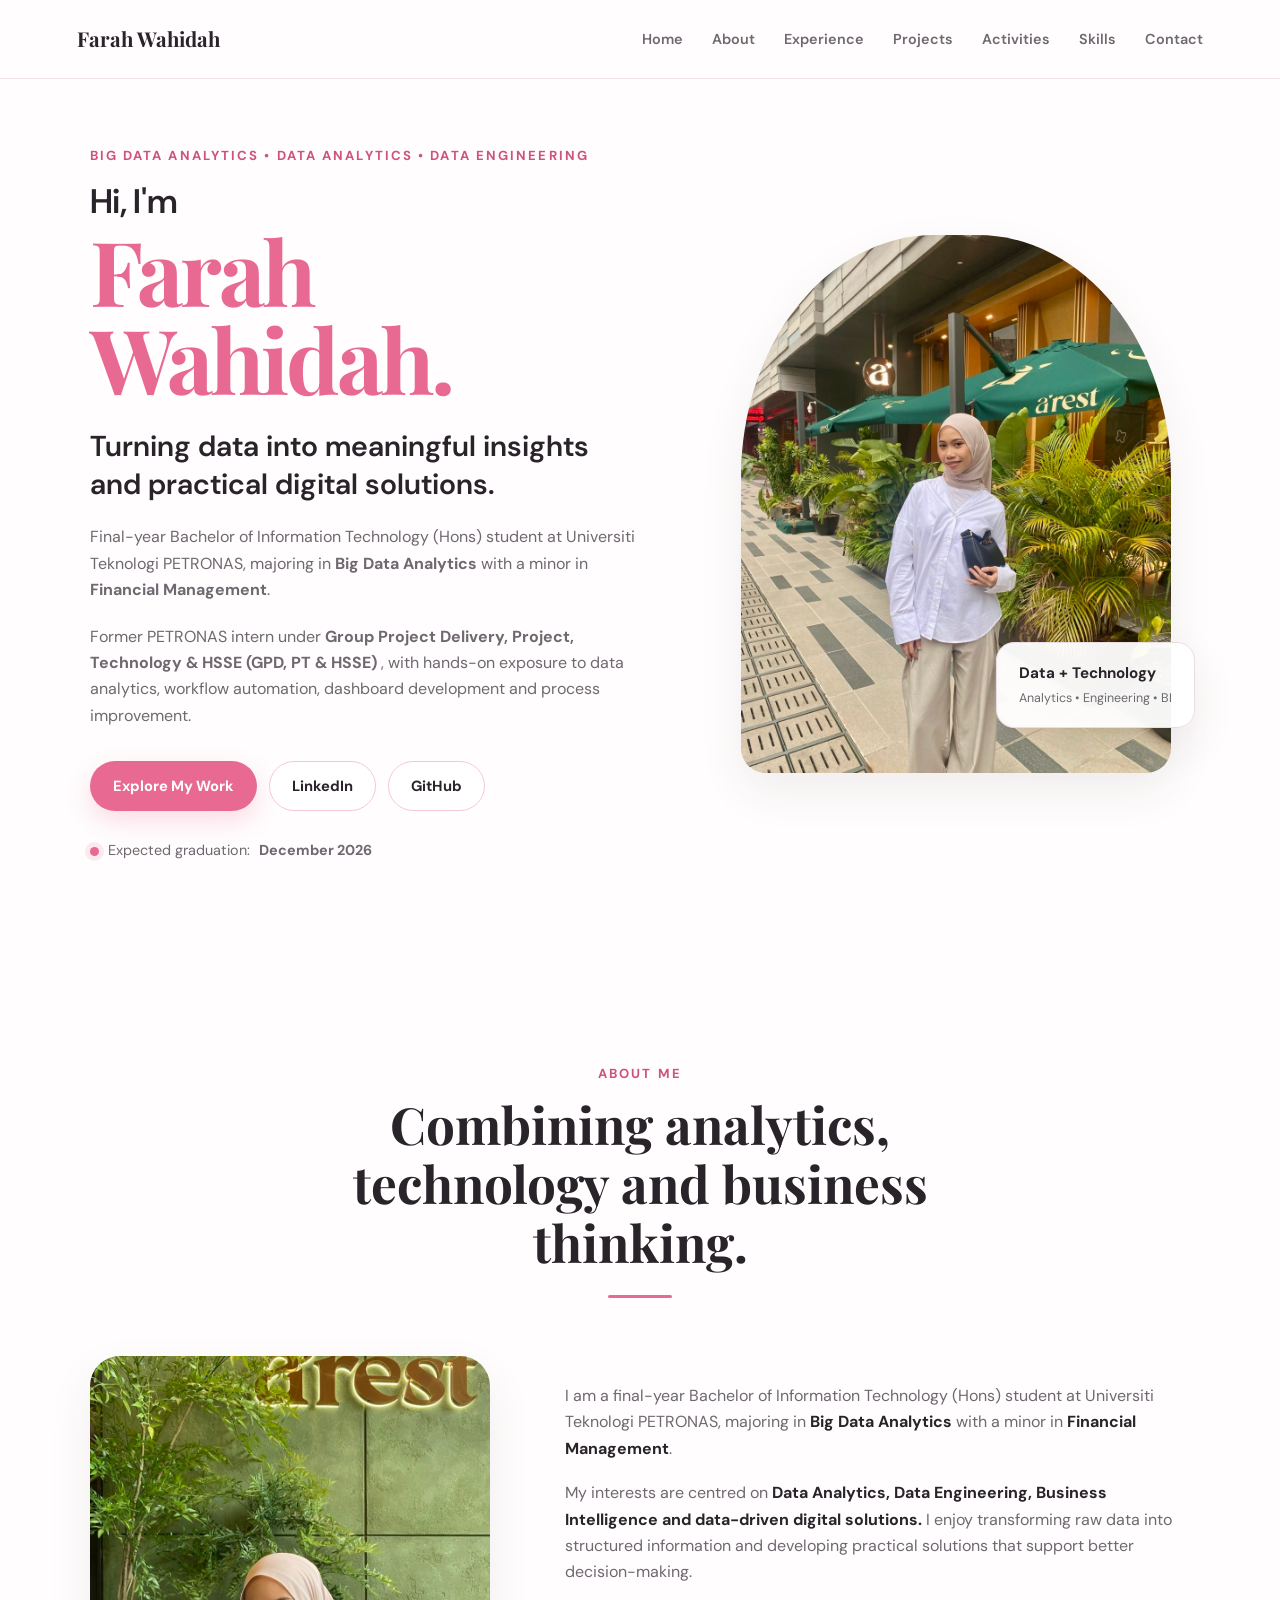
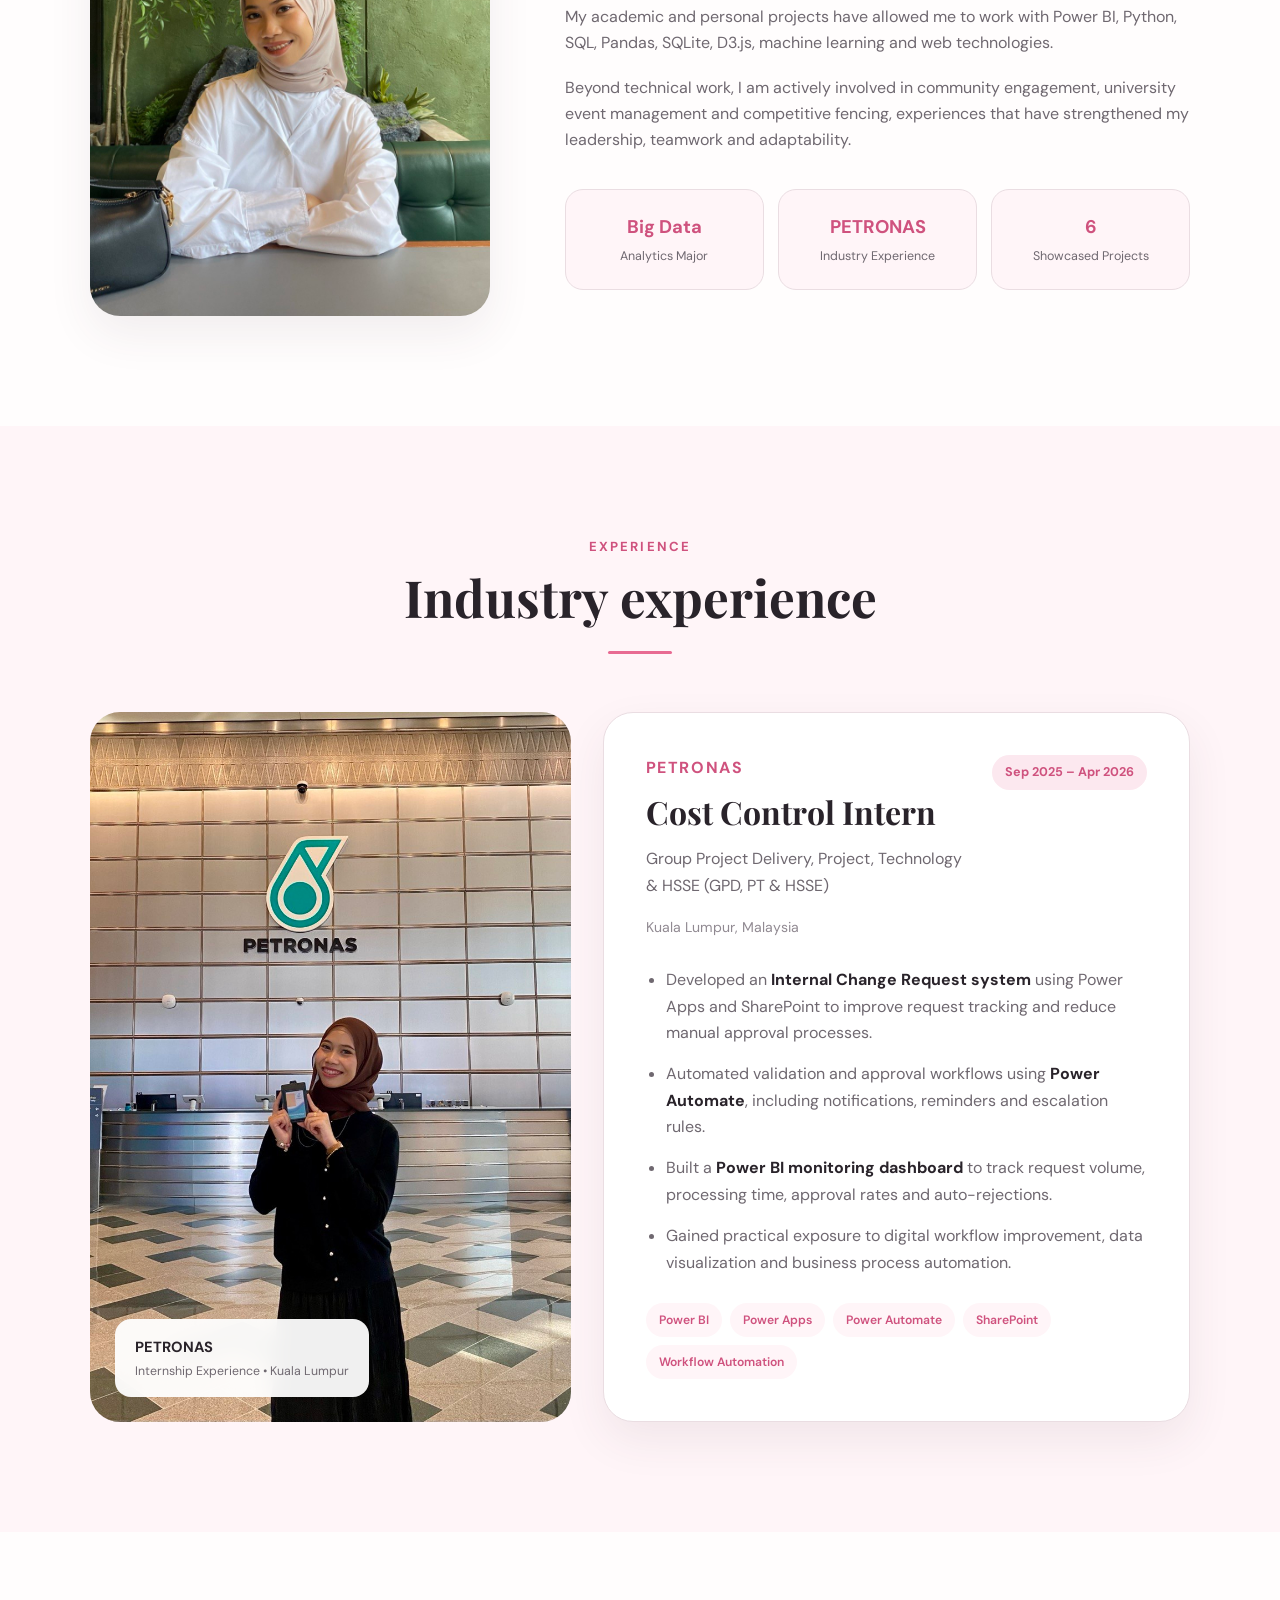
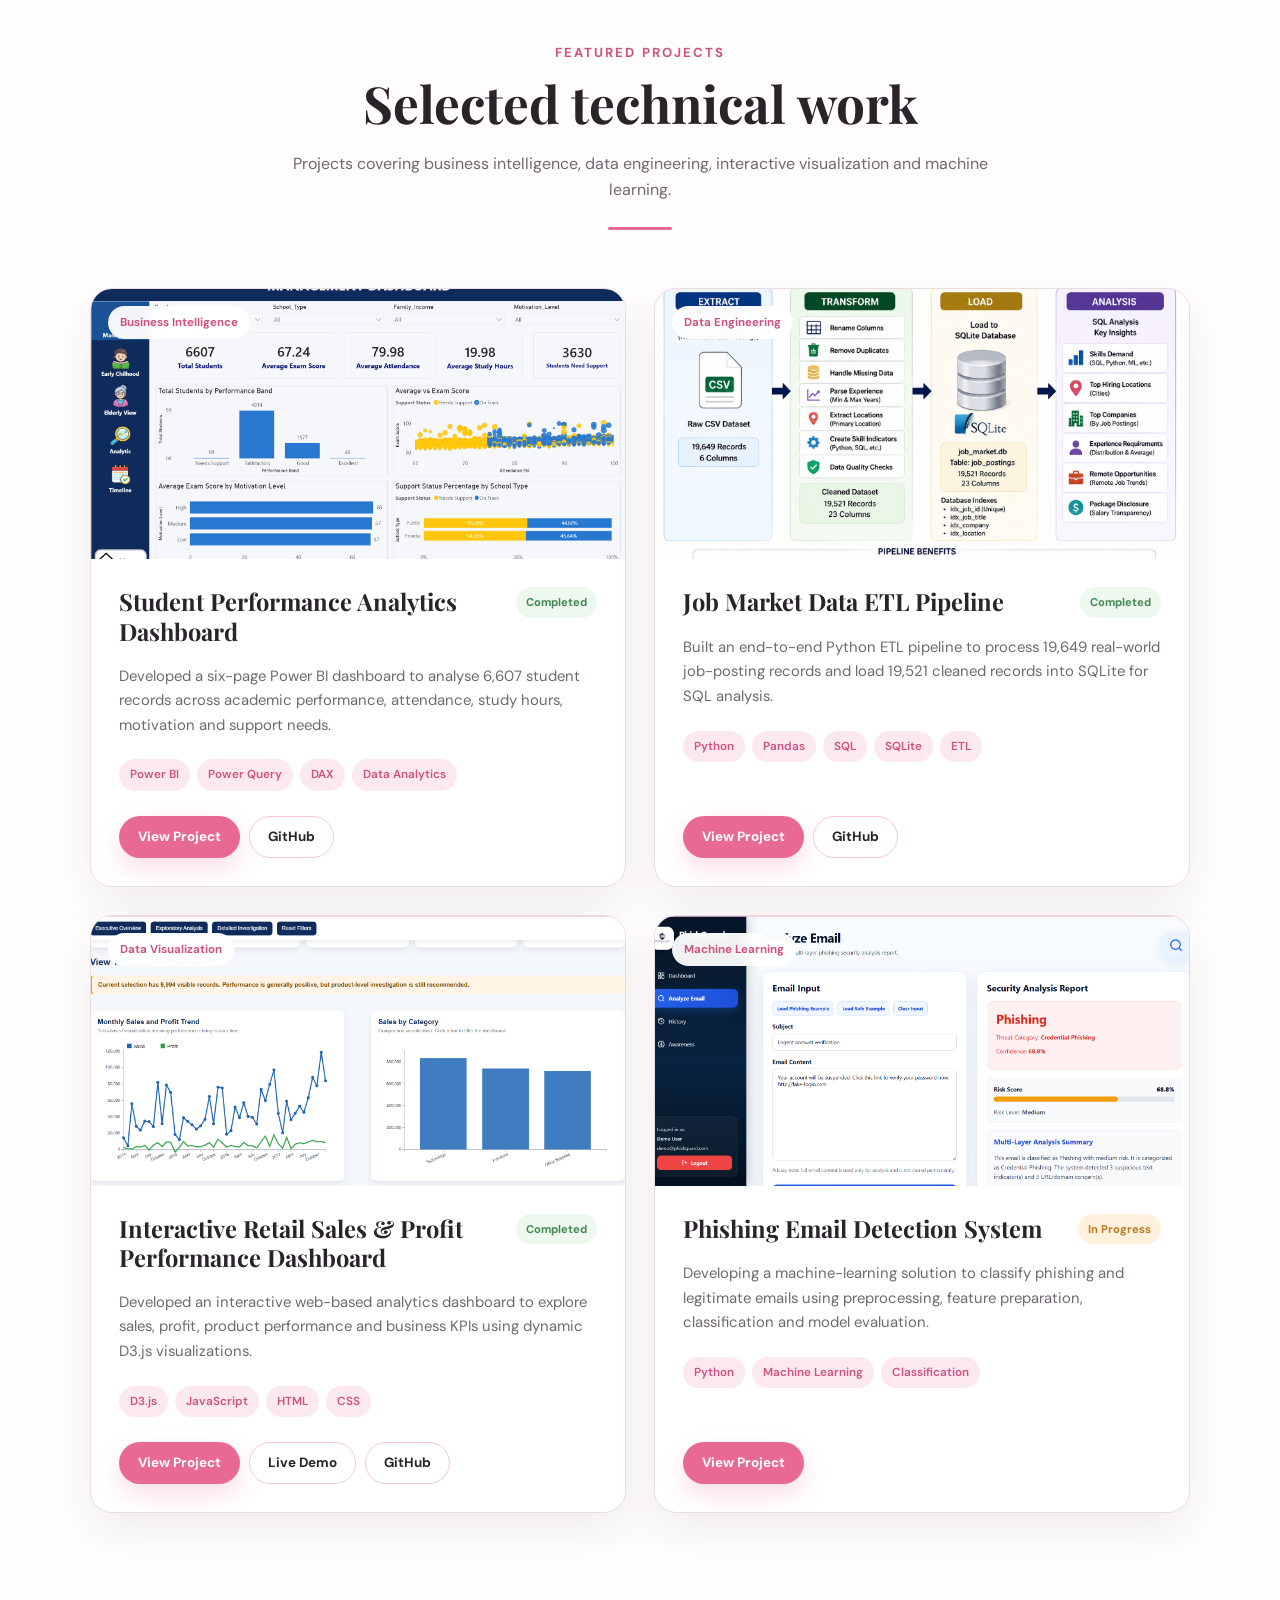
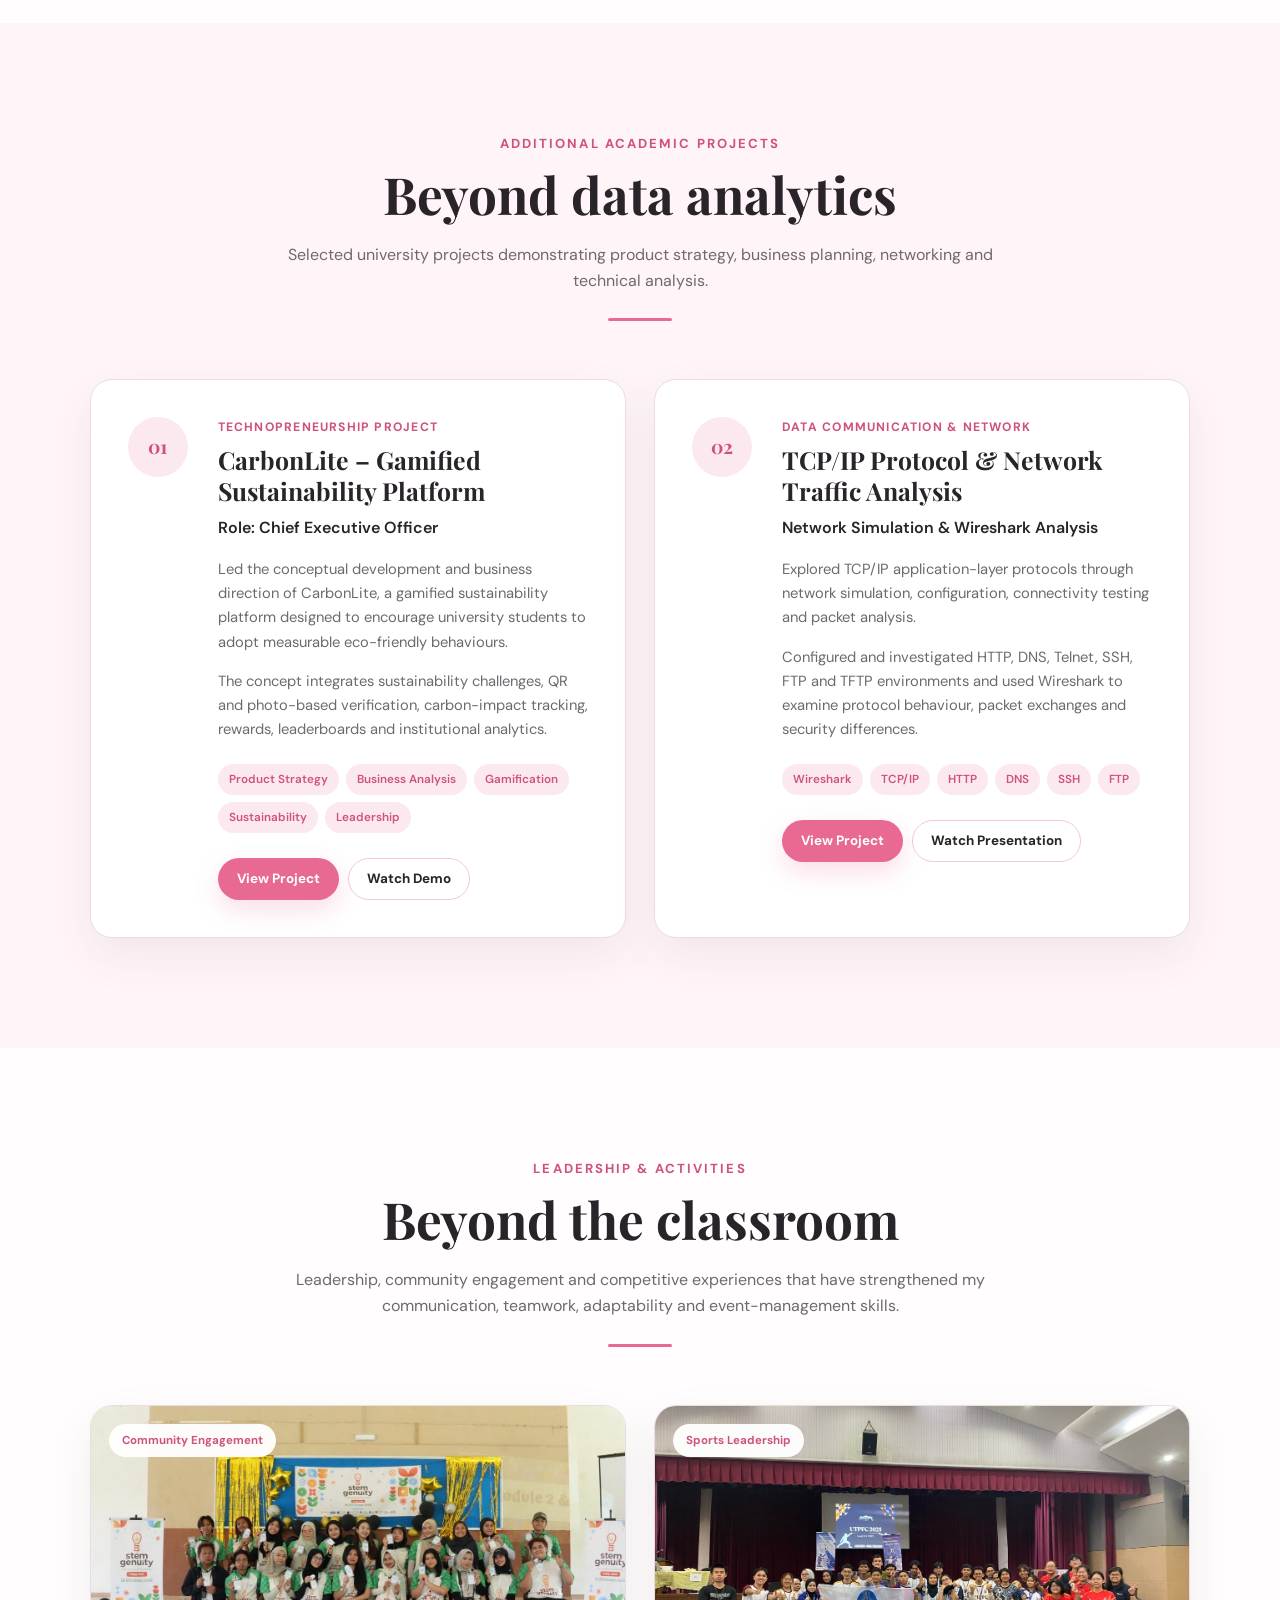
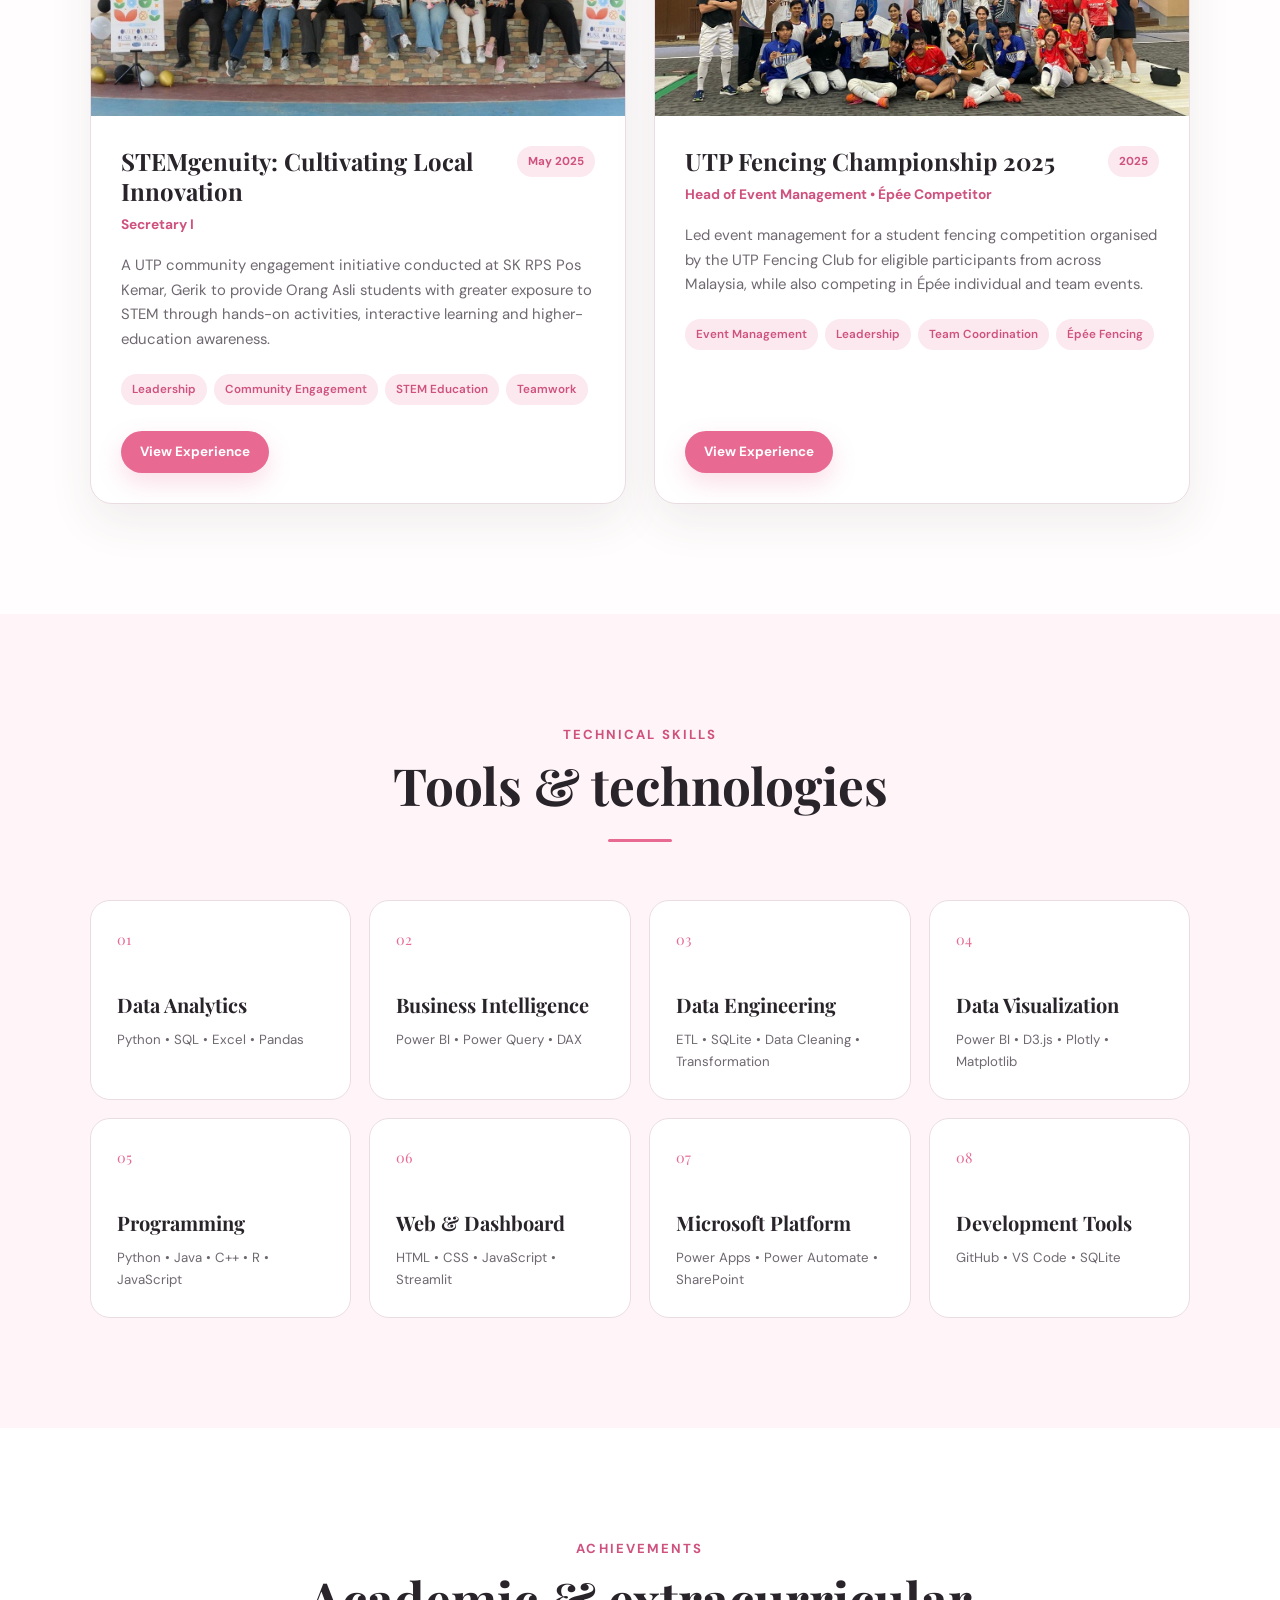
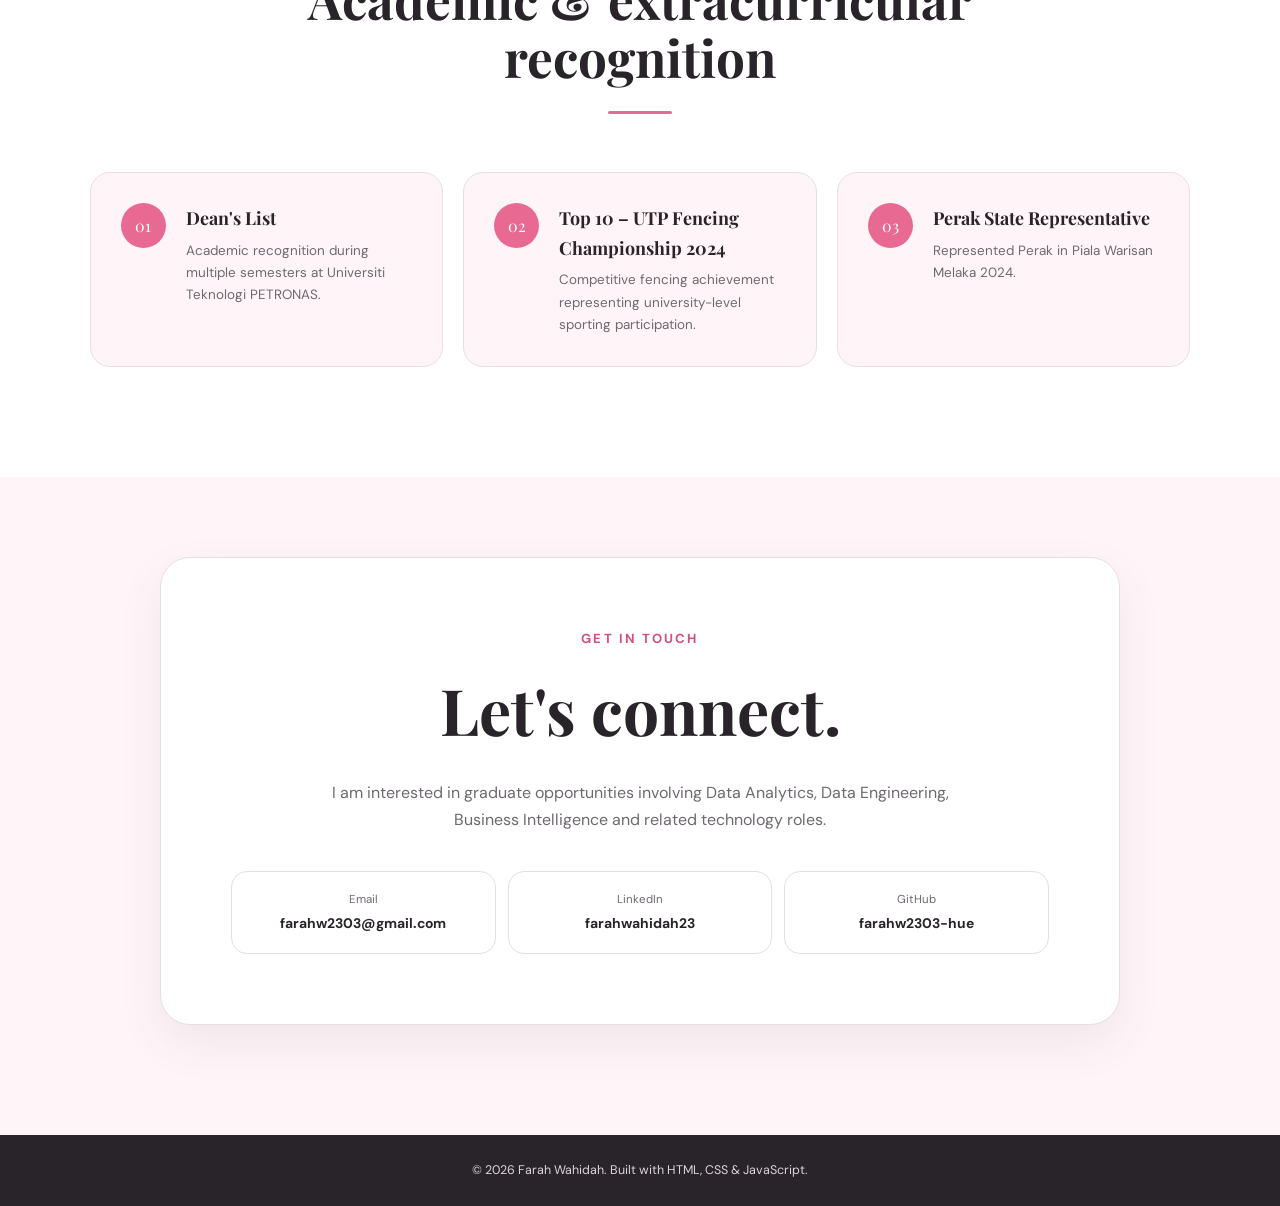
<file: index.html>
<!DOCTYPE html>
<html lang="en">

<head>
    <meta charset="UTF-8">

    <meta
        name="viewport"
        content="width=device-width, initial-scale=1.0"
    >

    <meta
        name="description"
        content="Portfolio of Farah Wahidah, a final-year Information Technology student majoring in Big Data Analytics with experience in data analytics, data engineering, business intelligence and digital solutions."
    >

    <title>
        Farah Wahidah | Data Analytics Portfolio
    </title>

    <link rel="stylesheet" href="style.css?v=20260821">
</head>


<body>


    <!-- =====================================================
         NAVIGATION
    ====================================================== -->

    <header class="site-header">

        <nav class="navbar">

            <a href="#home" class="logo">
                Farah Wahidah
            </a>


            <button
                class="mobile-menu-btn"
                id="mobileMenuBtn"
                aria-label="Open navigation menu"
            >
                <span></span>
                <span></span>
                <span></span>
            </button>


            <ul class="nav-links" id="navLinks">

                <li>
                    <a href="#home">Home</a>
                </li>

                <li>
                    <a href="#about">About</a>
                </li>

                <li>
                    <a href="#experience">Experience</a>
                </li>

                <li>
                    <a href="#projects">Projects</a>
                </li>

                <li>
                    <a href="#activities">Activities</a>
                </li>

                <li>
                    <a href="#skills">Skills</a>
                </li>

                <li>
                    <a href="#contact">Contact</a>
                </li>

            </ul>

        </nav>

    </header>



    <main>


        <!-- =====================================================
             HOME
        ====================================================== -->

        <section class="hero-section" id="home">


            <div class="hero-content reveal">

                <p class="eyebrow">
                    BIG DATA ANALYTICS • DATA ANALYTICS • DATA ENGINEERING
                </p>


                <h1 class="hero-name">

                    <span class="hero-intro">
                        Hi, I'm
                    </span>

                    <span class="hero-name-highlight">
                        Farah Wahidah.
                    </span>

                </h1>


                <h2>
                    Turning data into meaningful insights
                    and practical digital solutions.
                </h2>


                <p class="hero-description">

                    Final-year Bachelor of Information Technology (Hons)
                    student at Universiti Teknologi PETRONAS,
                    majoring in
                    <strong>Big Data Analytics</strong>
                    with a minor in
                    <strong>Financial Management</strong>.

                </p>


                <p class="hero-description">

                    Former PETRONAS intern under
                    <strong>
                        Group Project Delivery,
                        Project, Technology & HSSE
                        (GPD, PT & HSSE)
                    </strong>,
                    with hands-on exposure to data analytics,
                    workflow automation, dashboard development
                    and process improvement.

                </p>


                <div class="hero-buttons">

                    <a
                        href="#projects"
                        class="btn primary-btn"
                    >
                        Explore My Work
                    </a>


                    <a
                        href="https://www.linkedin.com/in/farahwahidah23/"
                        target="_blank"
                        rel="noopener noreferrer"
                        class="btn secondary-btn"
                    >
                        LinkedIn
                    </a>


                    <a
                        href="https://github.com/farahw2303-hue"
                        target="_blank"
                        rel="noopener noreferrer"
                        class="btn secondary-btn"
                    >
                        GitHub
                    </a>

                </div>


                <div class="availability">

                    <span class="availability-dot"></span>

                    Expected graduation:
                    <strong>December 2026</strong>

                </div>

            </div>



            <div class="hero-image reveal">

                <div class="hero-image-frame">

                    <img
                        src="images/home-photo.jpg"
                        alt="Farah Wahidah"
                    >

                </div>


                <div class="hero-floating-card">

                    <strong>
                        Data + Technology
                    </strong>

                    <span>
                        Analytics • Engineering • BI
                    </span>

                </div>

            </div>

        </section>



        <!-- =====================================================
             ABOUT
        ====================================================== -->

        <section
            class="section about-section"
            id="about"
        >


            <div class="section-heading reveal">

                <p class="section-label">
                    ABOUT ME
                </p>

                <h2>
                    Combining analytics,
                    technology and business thinking.
                </h2>

                <div class="heading-line"></div>

            </div>



            <div class="about-layout">


                <div class="about-image reveal">

                    <img
                        src="images/about-photo.jpg"
                        alt="Farah Wahidah"
                    >

                </div>



                <div class="about-content reveal">


                    <p>

                        I am a final-year Bachelor of Information Technology
                        (Hons) student at Universiti Teknologi PETRONAS,
                        majoring in
                        <strong>Big Data Analytics</strong>
                        with a minor in
                        <strong>Financial Management</strong>.

                    </p>


                    <p>

                        My interests are centred on
                        <strong>
                            Data Analytics,
                            Data Engineering,
                            Business Intelligence
                            and data-driven digital solutions.
                        </strong>

                        I enjoy transforming raw data into structured
                        information and developing practical solutions
                        that support better decision-making.

                    </p>


                    <p>

                        My academic and personal projects have allowed me
                        to work with Power BI, Python, SQL, Pandas,
                        SQLite, D3.js, machine learning and
                        web technologies.

                    </p>


                    <p>

                        Beyond technical work, I am actively involved
                        in community engagement, university event
                        management and competitive fencing,
                        experiences that have strengthened my
                        leadership, teamwork and adaptability.

                    </p>



                    <div class="about-highlights">


                        <div>

                            <strong>
                                Big Data
                            </strong>

                            <span>
                                Analytics Major
                            </span>

                        </div>


                        <div>

                            <strong>
                                PETRONAS
                            </strong>

                            <span>
                                Industry Experience
                            </span>

                        </div>


                        <div>

                            <strong>
                                6
                            </strong>

                            <span>
                                Showcased Projects
                            </span>

                        </div>

                    </div>

                </div>

            </div>

        </section>



        <!-- =====================================================
             EXPERIENCE
        ====================================================== -->

        <section
            class="section soft-section"
            id="experience"
        >


            <div class="section-heading reveal">

                <p class="section-label">
                    EXPERIENCE
                </p>

                <h2>
                    Industry experience
                </h2>

                <div class="heading-line"></div>

            </div>



            <div class="experience-layout">


                <div class="experience-photo reveal">

                    <img
                        src="images/petronas-experience.jpg"
                        alt="PETRONAS Internship Experience"
                    >


                    <div class="photo-caption">

                        <strong>
                            PETRONAS
                        </strong>

                        <span>
                            Internship Experience • Kuala Lumpur
                        </span>

                    </div>

                </div>



                <article class="experience-card reveal">


                    <div class="experience-card-top">


                        <div>

                            <p class="experience-company">
                                PETRONAS
                            </p>

                            <h3>
                                Cost Control Intern
                            </h3>

                            <p class="experience-department">

                                Group Project Delivery,
                                Project, Technology & HSSE
                                (GPD, PT & HSSE)

                            </p>

                        </div>


                        <span class="experience-date">
                            Sep 2025 – Apr 2026
                        </span>

                    </div>



                    <p class="experience-location">
                        Kuala Lumpur, Malaysia
                    </p>



                    <ul class="experience-list">


                        <li>

                            Developed an
                            <strong>
                                Internal Change Request system
                            </strong>
                            using Power Apps and SharePoint
                            to improve request tracking
                            and reduce manual approval processes.

                        </li>


                        <li>

                            Automated validation and approval
                            workflows using
                            <strong>Power Automate</strong>,
                            including notifications,
                            reminders and escalation rules.

                        </li>


                        <li>

                            Built a
                            <strong>
                                Power BI monitoring dashboard
                            </strong>
                            to track request volume,
                            processing time,
                            approval rates
                            and auto-rejections.

                        </li>


                        <li>

                            Gained practical exposure to
                            digital workflow improvement,
                            data visualization
                            and business process automation.

                        </li>

                    </ul>



                    <div class="experience-tags">

                        <span>Power BI</span>

                        <span>Power Apps</span>

                        <span>Power Automate</span>

                        <span>SharePoint</span>

                        <span>Workflow Automation</span>

                    </div>

                </article>

            </div>

        </section>



        <!-- =====================================================
             FEATURED PROJECTS
        ====================================================== -->

        <section
            class="section"
            id="projects"
        >


            <div class="section-heading reveal">

                <p class="section-label">
                    FEATURED PROJECTS
                </p>

                <h2>
                    Selected technical work
                </h2>

                <p class="section-description">

                    Projects covering business intelligence,
                    data engineering,
                    interactive visualization
                    and machine learning.

                </p>

                <div class="heading-line"></div>

            </div>



            <div class="projects-grid">


                <!-- =================================================
                     POWER BI
                ================================================== -->

                <article class="project-card reveal">


                    <div class="project-image">

                        <img
                            src="images/projects/powerbi-dashboard.png"
                            alt="Student Performance Analytics Dashboard"
                        >

                        <span class="project-category">
                            Business Intelligence
                        </span>

                    </div>



                    <div class="project-card-content">


                        <div class="project-card-heading">

                            <h3>
                                Student Performance
                                Analytics Dashboard
                            </h3>

                            <span class="status-badge">
                                Completed
                            </span>

                        </div>


                        <p>

                            Developed a six-page Power BI dashboard
                            to analyse 6,607 student records across
                            academic performance, attendance,
                            study hours, motivation
                            and support needs.

                        </p>



                        <div class="project-tech">

                            <span>Power BI</span>
                            <span>Power Query</span>
                            <span>DAX</span>
                            <span>Data Analytics</span>

                        </div>



                        <div class="project-buttons">


                            <a
                                href="projects/powerbi.html"
                                class="btn small-btn primary-btn"
                            >
                                View Project
                            </a>


                            <a
                                href="https://github.com/farahw2303-hue/DV-Power-BI-Dashboard"
                                target="_blank"
                                rel="noopener noreferrer"
                                class="btn small-btn secondary-btn"
                            >
                                GitHub
                            </a>

                        </div>

                    </div>

                </article>



                <!-- =================================================
                     JOB MARKET ETL
                ================================================== -->

                <article class="project-card reveal">


                    <div class="project-image">

                        <img
                            src="images/projects/job-market-etl.png"
                            alt="Job Market Data ETL Pipeline"
                        >

                        <span class="project-category">
                            Data Engineering
                        </span>

                    </div>



                    <div class="project-card-content">


                        <div class="project-card-heading">

                            <h3>
                                Job Market Data
                                ETL Pipeline
                            </h3>

                            <span class="status-badge">
                                Completed
                            </span>

                        </div>


                        <p>

                            Built an end-to-end Python ETL pipeline
                            to process 19,649 real-world
                            job-posting records and load
                            19,521 cleaned records into SQLite
                            for SQL analysis.

                        </p>



                        <div class="project-tech">

                            <span>Python</span>
                            <span>Pandas</span>
                            <span>SQL</span>
                            <span>SQLite</span>
                            <span>ETL</span>

                        </div>



                        <div class="project-buttons">


                            <a
                                href="projects/job-etl.html"
                                class="btn small-btn primary-btn"
                            >
                                View Project
                            </a>


                            <a
                                href="https://github.com/farahw2303-hue/job-market-etl-pipeline"
                                target="_blank"
                                rel="noopener noreferrer"
                                class="btn small-btn secondary-btn"
                            >
                                GitHub
                            </a>

                        </div>

                    </div>

                </article>



                <!-- =================================================
                     RETAIL DASHBOARD
                ================================================== -->

                <article class="project-card reveal">


                    <div class="project-image">

                        <img
                            src="images/projects/retail-dashboard.png"
                            alt="Interactive Retail Sales and Profit Performance Dashboard"
                        >

                        <span class="project-category">
                            Data Visualization
                        </span>

                    </div>



                    <div class="project-card-content">


                        <div class="project-card-heading">

                            <h3>
                                Interactive Retail Sales
                                & Profit Performance Dashboard
                            </h3>

                            <span class="status-badge">
                                Completed
                            </span>

                        </div>


                        <p>

                            Developed an interactive web-based
                            analytics dashboard to explore sales,
                            profit, product performance
                            and business KPIs using
                            dynamic D3.js visualizations.

                        </p>



                        <div class="project-tech">

                            <span>D3.js</span>
                            <span>JavaScript</span>
                            <span>HTML</span>
                            <span>CSS</span>

                        </div>



                        <div class="project-buttons">


                            <a
                                href="projects/retail.html"
                                class="btn small-btn primary-btn"
                            >
                                View Project
                            </a>


                            <a
                                href="https://farahw2303-hue.github.io/Interactive-Retail-Sales-and-Profit-Performance-Dashboard/"
                                target="_blank"
                                rel="noopener noreferrer"
                                class="btn small-btn secondary-btn"
                            >
                                Live Demo
                            </a>


                            <a
                                href="https://github.com/farahw2303-hue/Interactive-Retail-Sales-and-Profit-Performance-Dashboard"
                                target="_blank"
                                rel="noopener noreferrer"
                                class="btn small-btn secondary-btn"
                            >
                                GitHub
                            </a>

                        </div>

                    </div>

                </article>



                <!-- =================================================
                     PHISHING FYP
                ================================================== -->

                <article class="project-card reveal">


                    <div class="project-image">

                        <img
                            src="images/projects/phishing-system.png"
                            alt="Phishing Email Detection System"
                        >

                        <span class="project-category">
                            Machine Learning
                        </span>

                    </div>



                    <div class="project-card-content">


                        <div class="project-card-heading">

                            <h3>
                                Phishing Email
                                Detection System
                            </h3>

                            <span
                                class="status-badge progress-badge"
                            >
                                In Progress
                            </span>

                        </div>


                        <p>

                            Developing a machine-learning solution
                            to classify phishing and legitimate
                            emails using preprocessing,
                            feature preparation,
                            classification
                            and model evaluation.

                        </p>



                        <div class="project-tech">

                            <span>Python</span>
                            <span>Machine Learning</span>
                            <span>Classification</span>

                        </div>



                        <div class="project-buttons">

                            <a
                                href="projects/phishing.html"
                                class="btn small-btn primary-btn"
                            >
                                View Project
                            </a>

                        </div>

                    </div>

                </article>

            </div>

        </section>



        <!-- =====================================================
             ADDITIONAL ACADEMIC PROJECTS
        ====================================================== -->

        <section class="section soft-section">


            <div class="section-heading reveal">

                <p class="section-label">
                    ADDITIONAL ACADEMIC PROJECTS
                </p>

                <h2>
                    Beyond data analytics
                </h2>

                <p class="section-description">

                    Selected university projects demonstrating
                    product strategy, business planning,
                    networking and technical analysis.

                </p>

                <div class="heading-line"></div>

            </div>



            <div class="academic-grid">


                <!-- =================================================
                     CARBONLITE
                ================================================== -->

                <article class="academic-card reveal">


                    <div class="academic-number">
                        01
                    </div>



                    <div class="academic-content">


                        <p class="academic-type">
                            Technopreneurship Project
                        </p>


                        <h3>
                            CarbonLite –
                            Gamified Sustainability Platform
                        </h3>


                        <p class="academic-role">
                            Role: Chief Executive Officer
                        </p>


                        <p>

                            Led the conceptual development
                            and business direction of CarbonLite,
                            a gamified sustainability platform
                            designed to encourage university
                            students to adopt measurable
                            eco-friendly behaviours.

                        </p>


                        <p>

                            The concept integrates sustainability
                            challenges, QR and photo-based
                            verification, carbon-impact tracking,
                            rewards, leaderboards
                            and institutional analytics.

                        </p>



                        <div class="project-tech">

                            <span>Product Strategy</span>

                            <span>Business Analysis</span>

                            <span>Gamification</span>

                            <span>Sustainability</span>

                            <span>Leadership</span>

                        </div>



                        <div class="project-buttons">


                            <a
                                href="projects/carbonlite.html"
                                class="btn small-btn primary-btn"
                            >
                                View Project
                            </a>


                            <a
                                href="https://youtu.be/uiIcXxdDB4A"
                                target="_blank"
                                rel="noopener noreferrer"
                                class="btn small-btn secondary-btn"
                            >
                                Watch Demo
                            </a>

                        </div>

                    </div>

                </article>



                <!-- =================================================
                     TCP/IP
                ================================================== -->

                <article class="academic-card reveal">


                    <div class="academic-number">
                        02
                    </div>



                    <div class="academic-content">


                        <p class="academic-type">
                            Data Communication & Network
                        </p>


                        <h3>
                            TCP/IP Protocol
                            & Network Traffic Analysis
                        </h3>


                        <p class="academic-role">
                            Network Simulation & Wireshark Analysis
                        </p>


                        <p>

                            Explored TCP/IP application-layer
                            protocols through network simulation,
                            configuration, connectivity testing
                            and packet analysis.

                        </p>


                        <p>

                            Configured and investigated HTTP,
                            DNS, Telnet, SSH, FTP and TFTP
                            environments and used Wireshark
                            to examine protocol behaviour,
                            packet exchanges
                            and security differences.

                        </p>



                        <div class="project-tech">

                            <span>Wireshark</span>

                            <span>TCP/IP</span>

                            <span>HTTP</span>

                            <span>DNS</span>

                            <span>SSH</span>

                            <span>FTP</span>

                        </div>



                        <div class="project-buttons">


                            <a
                                href="projects/tcpip.html"
                                class="btn small-btn primary-btn"
                            >
                                View Project
                            </a>


                            <a
                                href="https://youtu.be/rhY1fLgDPtY"
                                target="_blank"
                                rel="noopener noreferrer"
                                class="btn small-btn secondary-btn"
                            >
                                Watch Presentation
                            </a>

                        </div>

                    </div>

                </article>

            </div>

        </section>



        <!-- =====================================================
             LEADERSHIP & ACTIVITIES
        ====================================================== -->

        <section
            class="section"
            id="activities"
        >


            <div class="section-heading reveal">

                <p class="section-label">
                    LEADERSHIP & ACTIVITIES
                </p>

                <h2>
                    Beyond the classroom
                </h2>

                <p class="section-description">

                    Leadership, community engagement
                    and competitive experiences
                    that have strengthened my communication,
                    teamwork, adaptability
                    and event-management skills.

                </p>

                <div class="heading-line"></div>

            </div>



            <div class="activity-preview-grid">


                <!-- =================================================
                     STEMGENUITY
                ================================================== -->

                <article class="activity-preview-card reveal">


                    <div class="activity-preview-image">

                        <img
                            src="images/activities/mpu4.jpg"
                            alt="STEMgenuity Cultivating Local Innovation"
                        >

                        <span class="activity-preview-category">
                            Community Engagement
                        </span>

                    </div>



                    <div class="activity-preview-content">


                        <div class="activity-preview-heading">


                            <div>

                                <h3>
                                    STEMgenuity:
                                    Cultivating Local Innovation
                                </h3>

                                <p class="activity-preview-role">
                                    Secretary I
                                </p>

                            </div>


                            <span class="activity-preview-date">
                                May 2025
                            </span>

                        </div>



                        <p>

                            A UTP community engagement initiative
                            conducted at SK RPS Pos Kemar,
                            Gerik to provide Orang Asli students
                            with greater exposure to STEM
                            through hands-on activities,
                            interactive learning
                            and higher-education awareness.

                        </p>



                        <div class="project-tech">

                            <span>Leadership</span>

                            <span>Community Engagement</span>

                            <span>STEM Education</span>

                            <span>Teamwork</span>

                        </div>



                        <div class="project-buttons">

                            <a
                                href="activities/stemgenuity.html"
                                class="btn small-btn primary-btn"
                            >
                                View Experience
                            </a>

                        </div>

                    </div>

                </article>



                <!-- =================================================
                     FENCING
                ================================================== -->

                <article class="activity-preview-card reveal">


                    <div class="activity-preview-image">

                        <img
                            src="images/activities/utpfc2025.jpg"
                            alt="UTP Fencing Championship 2025"
                        >

                        <span class="activity-preview-category">
                            Sports Leadership
                        </span>

                    </div>



                    <div class="activity-preview-content">


                        <div class="activity-preview-heading">


                            <div>

                                <h3>
                                    UTP Fencing Championship 2025
                                </h3>

                                <p class="activity-preview-role">

                                    Head of Event Management
                                    • Épée Competitor

                                </p>

                            </div>


                            <span class="activity-preview-date">
                                2025
                            </span>

                        </div>



                        <p>

                            Led event management for a student
                            fencing competition organised by
                            the UTP Fencing Club for eligible
                            participants from across Malaysia,
                            while also competing in
                            Épée individual and team events.

                        </p>



                        <div class="project-tech">

                            <span>Event Management</span>

                            <span>Leadership</span>

                            <span>Team Coordination</span>

                            <span>Épée Fencing</span>

                        </div>



                        <div class="project-buttons">

                            <a
                                href="activities/fencing.html"
                                class="btn small-btn primary-btn"
                            >
                                View Experience
                            </a>

                        </div>

                    </div>

                </article>

            </div>

        </section>



        <!-- =====================================================
             SKILLS
        ====================================================== -->

        <section
            class="section soft-section"
            id="skills"
        >


            <div class="section-heading reveal">

                <p class="section-label">
                    TECHNICAL SKILLS
                </p>

                <h2>
                    Tools & technologies
                </h2>

                <div class="heading-line"></div>

            </div>



            <div class="skills-grid">


                <article class="skill-card reveal">

                    <span class="skill-number">
                        01
                    </span>

                    <h3>
                        Data Analytics
                    </h3>

                    <p>
                        Python • SQL • Excel • Pandas
                    </p>

                </article>



                <article class="skill-card reveal">

                    <span class="skill-number">
                        02
                    </span>

                    <h3>
                        Business Intelligence
                    </h3>

                    <p>
                        Power BI • Power Query • DAX
                    </p>

                </article>



                <article class="skill-card reveal">

                    <span class="skill-number">
                        03
                    </span>

                    <h3>
                        Data Engineering
                    </h3>

                    <p>
                        ETL • SQLite • Data Cleaning • Transformation
                    </p>

                </article>



                <article class="skill-card reveal">

                    <span class="skill-number">
                        04
                    </span>

                    <h3>
                        Data Visualization
                    </h3>

                    <p>
                        Power BI • D3.js • Plotly • Matplotlib
                    </p>

                </article>



                <article class="skill-card reveal">

                    <span class="skill-number">
                        05
                    </span>

                    <h3>
                        Programming
                    </h3>

                    <p>
                        Python • Java • C++ • R • JavaScript
                    </p>

                </article>



                <article class="skill-card reveal">

                    <span class="skill-number">
                        06
                    </span>

                    <h3>
                        Web & Dashboard
                    </h3>

                    <p>
                        HTML • CSS • JavaScript • Streamlit
                    </p>

                </article>



                <article class="skill-card reveal">

                    <span class="skill-number">
                        07
                    </span>

                    <h3>
                        Microsoft Platform
                    </h3>

                    <p>
                        Power Apps • Power Automate • SharePoint
                    </p>

                </article>



                <article class="skill-card reveal">

                    <span class="skill-number">
                        08
                    </span>

                    <h3>
                        Development Tools
                    </h3>

                    <p>
                        GitHub • VS Code • SQLite
                    </p>

                </article>

            </div>

        </section>



        <!-- =====================================================
             ACHIEVEMENTS
        ====================================================== -->

        <section class="section achievements-section">


            <div class="section-heading reveal">

                <p class="section-label">
                    ACHIEVEMENTS
                </p>

                <h2>
                    Academic & extracurricular recognition
                </h2>

                <div class="heading-line"></div>

            </div>



            <div class="achievement-grid">


                <article class="achievement-card reveal">

                    <span class="achievement-icon">
                        01
                    </span>


                    <div>

                        <h3>
                            Dean's List
                        </h3>

                        <p>

                            Academic recognition during multiple
                            semesters at Universiti Teknologi PETRONAS.

                        </p>

                    </div>

                </article>



                <article class="achievement-card reveal">

                    <span class="achievement-icon">
                        02
                    </span>


                    <div>

                        <h3>
                            Top 10 –
                            UTP Fencing Championship 2024
                        </h3>

                        <p>

                            Competitive fencing achievement
                            representing university-level
                            sporting participation.

                        </p>

                    </div>

                </article>



                <article class="achievement-card reveal">

                    <span class="achievement-icon">
                        03
                    </span>


                    <div>

                        <h3>
                            Perak State Representative
                        </h3>

                        <p>

                            Represented Perak in
                            Piala Warisan Melaka 2024.

                        </p>

                    </div>

                </article>

            </div>

        </section>



        <!-- =====================================================
             CONTACT
        ====================================================== -->

        <section
            class="contact-section"
            id="contact"
        >


            <div class="contact-card reveal">


                <p class="section-label">
                    GET IN TOUCH
                </p>


                <h2>
                    Let's connect.
                </h2>


                <p>

                    I am interested in graduate opportunities
                    involving Data Analytics,
                    Data Engineering,
                    Business Intelligence
                    and related technology roles.

                </p>



                <div class="contact-links">


                    <a
                        href="mailto:farahw2303@gmail.com"
                        class="contact-link"
                    >

                        <span>
                            Email
                        </span>

                        <strong>
                            farahw2303@gmail.com
                        </strong>

                    </a>



                    <a
                        href="https://www.linkedin.com/in/farahwahidah23/"
                        target="_blank"
                        rel="noopener noreferrer"
                        class="contact-link"
                    >

                        <span>
                            LinkedIn
                        </span>

                        <strong>
                            farahwahidah23
                        </strong>

                    </a>



                    <a
                        href="https://github.com/farahw2303-hue"
                        target="_blank"
                        rel="noopener noreferrer"
                        class="contact-link"
                    >

                        <span>
                            GitHub
                        </span>

                        <strong>
                            farahw2303-hue
                        </strong>

                    </a>

                </div>

            </div>

        </section>


    </main>



    <!-- =====================================================
         FOOTER
    ====================================================== -->

    <footer class="footer">

        <p>
            © 2026 Farah Wahidah.
            Built with HTML, CSS & JavaScript.
        </p>

    </footer>



    <script src="script.js?v=20260821"></script>


</body>

</html>
</file>
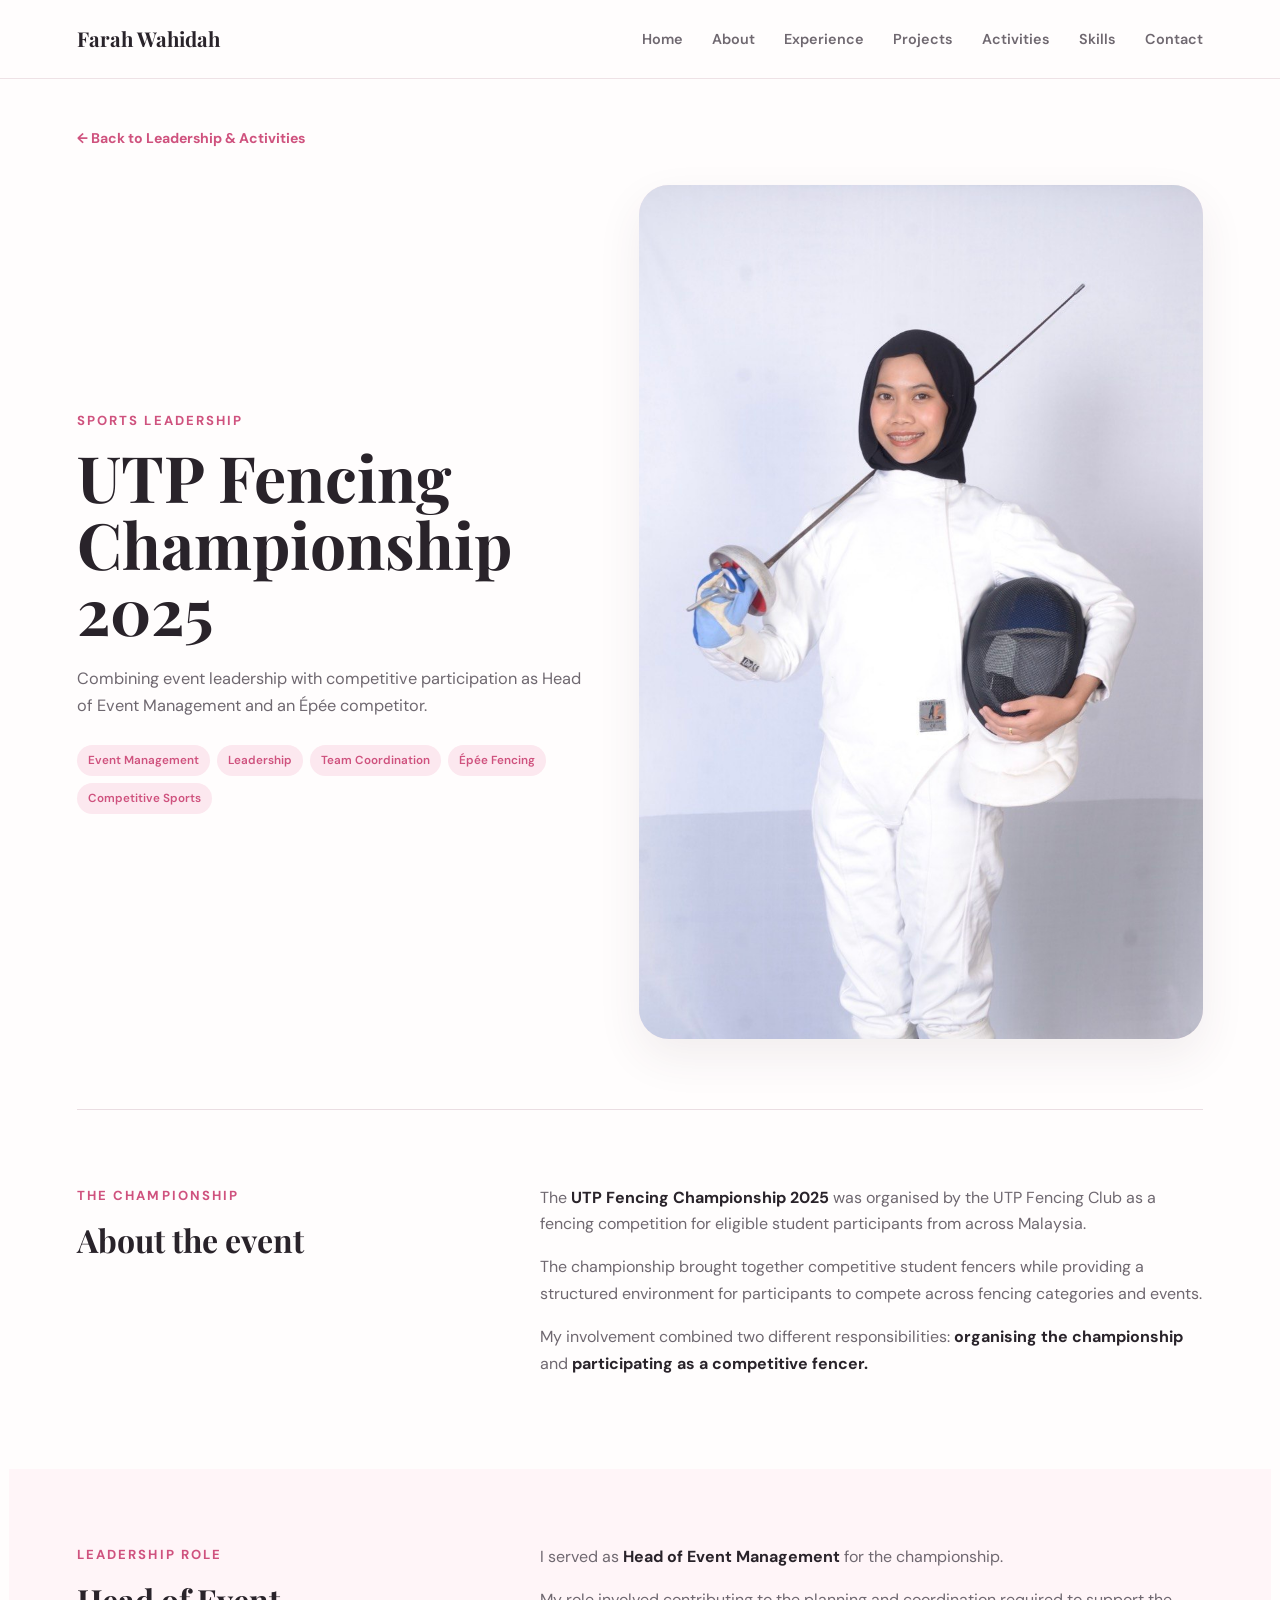
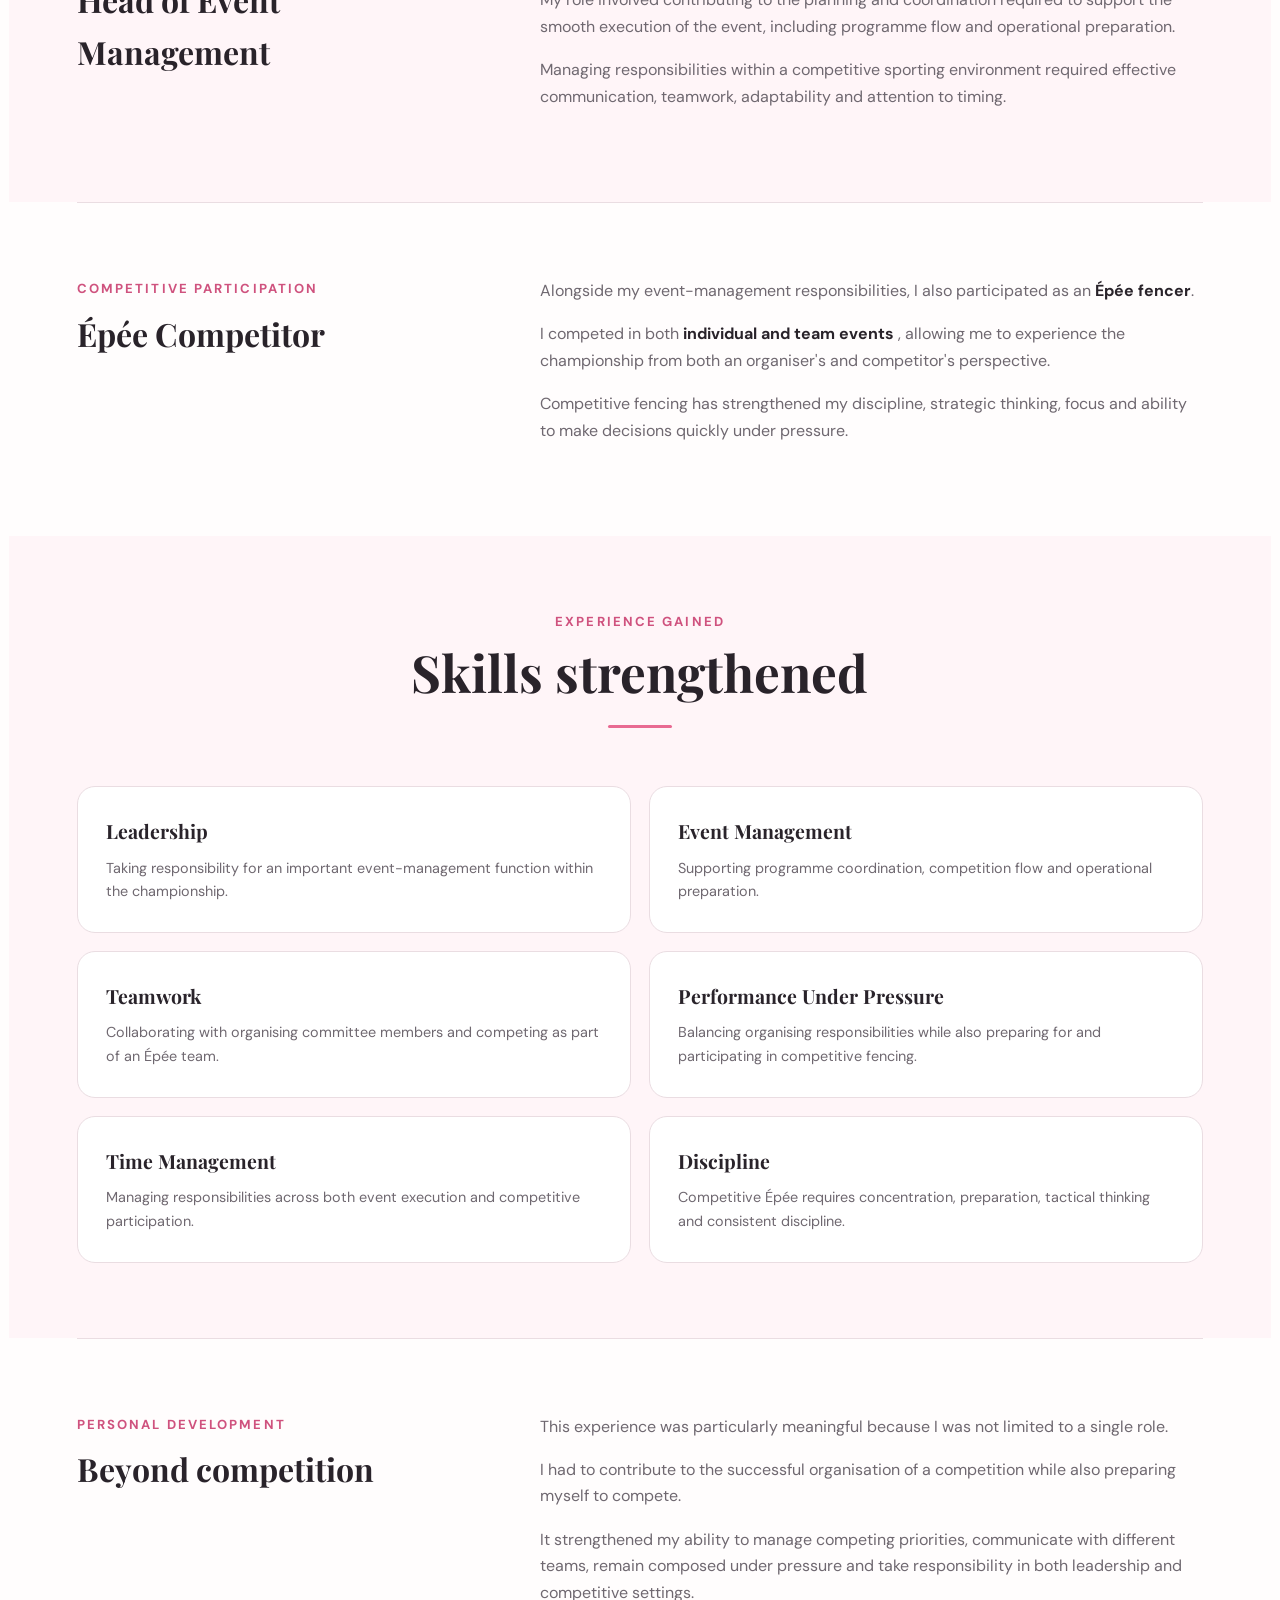
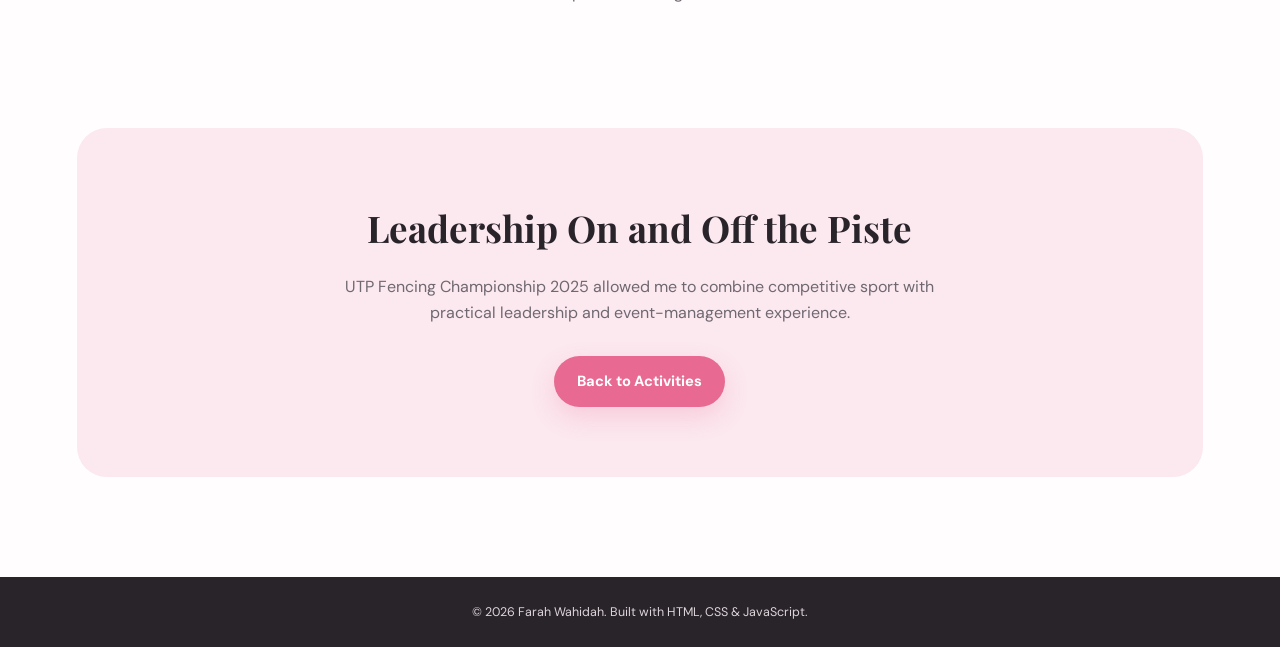
<file: activities/fencing.html>
<!DOCTYPE html>
<html lang="en">

<head>

    <meta charset="UTF-8">

    <meta
        name="viewport"
        content="width=device-width, initial-scale=1.0"
    >

    <title>
        UTP Fencing Championship | Farah Wahidah
    </title>

    <link
        rel="stylesheet"
        href="../style.css"
    >

</head>


<body>


    <!-- =========================
         NAVIGATION
    ========================== -->

    <header class="site-header">

        <nav class="navbar">

            <a
                href="../index.html#home"
                class="logo"
            >
                Farah Wahidah
            </a>


            <ul class="nav-links">

                <li><a href="../index.html#home">Home</a></li>

                <li><a href="../index.html#about">About</a></li>

                <li><a href="../index.html#experience">Experience</a></li>

                <li><a href="../index.html#projects">Projects</a></li>

                <li><a href="../index.html#activities">Activities</a></li>

                <li><a href="../index.html#skills">Skills</a></li>

                <li><a href="../index.html#contact">Contact</a></li>

            </ul>

        </nav>

    </header>



    <main class="project-detail-page">


        <a
            href="../index.html#activities"
            class="back-project"
        >
            ← Back to Leadership & Activities
        </a>



        <!-- =========================
             HERO
        ========================== -->

        <section class="project-detail-hero">


            <div class="project-detail-intro">

                <p class="section-label">
                    SPORTS LEADERSHIP
                </p>


                <h1>
                    UTP Fencing Championship 2025
                </h1>


                <p class="project-detail-description">

                    Combining event leadership with competitive
                    participation as Head of Event Management
                    and an Épée competitor.

                </p>


                <div class="project-tech detail-tech">

                    <span>Event Management</span>

                    <span>Leadership</span>

                    <span>Team Coordination</span>

                    <span>Épée Fencing</span>

                    <span>Competitive Sports</span>

                </div>

            </div>



            <div class="project-detail-main-image">

                <img
                    src="../images/activities/fencing.jpg"
                    alt="Epee fencing competitor"
                >

            </div>

        </section>



        <!-- =========================
             OVERVIEW
        ========================== -->

        <section class="project-detail-section">

            <div class="project-detail-grid">


                <div>

                    <p class="section-label">
                        THE CHAMPIONSHIP
                    </p>

                    <h2>
                        About the event
                    </h2>

                </div>


                <div class="project-detail-text">

                    <p>

                        The
                        <strong>
                            UTP Fencing Championship 2025
                        </strong>
                        was organised by the UTP Fencing Club
                        as a fencing competition for eligible
                        student participants from across Malaysia.

                    </p>


                    <p>

                        The championship brought together
                        competitive student fencers while providing
                        a structured environment for participants
                        to compete across fencing categories
                        and events.

                    </p>


                    <p>

                        My involvement combined two different
                        responsibilities:
                        <strong>
                            organising the championship
                        </strong>
                        and
                        <strong>
                            participating as a competitive fencer.
                        </strong>

                    </p>

                </div>

            </div>

        </section>



        <!-- =========================
             EVENT LEADERSHIP
        ========================== -->

        <section class="project-detail-section soft-project-section">

            <div class="project-detail-grid">


                <div>

                    <p class="section-label">
                        LEADERSHIP ROLE
                    </p>

                    <h2>
                        Head of Event Management
                    </h2>

                </div>


                <div class="project-detail-text">

                    <p>

                        I served as
                        <strong>
                            Head of Event Management
                        </strong>
                        for the championship.

                    </p>


                    <p>

                        My role involved contributing to the
                        planning and coordination required to
                        support the smooth execution of the event,
                        including programme flow and operational
                        preparation.

                    </p>


                    <p>

                        Managing responsibilities within a
                        competitive sporting environment required
                        effective communication, teamwork,
                        adaptability and attention to timing.

                    </p>

                </div>

            </div>

        </section>



        <!-- =========================
             COMPETITOR
        ========================== -->

        <section class="project-detail-section">

            <div class="project-detail-grid">


                <div>

                    <p class="section-label">
                        COMPETITIVE PARTICIPATION
                    </p>

                    <h2>
                        Épée Competitor
                    </h2>

                </div>


                <div class="project-detail-text">

                    <p>

                        Alongside my event-management
                        responsibilities, I also participated
                        as an
                        <strong>Épée fencer</strong>.

                    </p>


                    <p>

                        I competed in both
                        <strong>
                            individual and team events
                        </strong>,
                        allowing me to experience the championship
                        from both an organiser's and competitor's
                        perspective.

                    </p>


                    <p>

                        Competitive fencing has strengthened my
                        discipline, strategic thinking, focus
                        and ability to make decisions quickly
                        under pressure.

                    </p>

                </div>

            </div>

        </section>



        <!-- =========================
             SKILLS
        ========================== -->

        <section class="project-detail-section soft-project-section">

            <div class="section-heading">

                <p class="section-label">
                    EXPERIENCE GAINED
                </p>

                <h2>
                    Skills strengthened
                </h2>

                <div class="heading-line"></div>

            </div>


            <div class="project-feature-grid">


                <div class="project-feature-card">

                    <h3>
                        Leadership
                    </h3>

                    <p>

                        Taking responsibility for an important
                        event-management function within the
                        championship.

                    </p>

                </div>


                <div class="project-feature-card">

                    <h3>
                        Event Management
                    </h3>

                    <p>

                        Supporting programme coordination,
                        competition flow and operational
                        preparation.

                    </p>

                </div>


                <div class="project-feature-card">

                    <h3>
                        Teamwork
                    </h3>

                    <p>

                        Collaborating with organising committee
                        members and competing as part of an
                        Épée team.

                    </p>

                </div>


                <div class="project-feature-card">

                    <h3>
                        Performance Under Pressure
                    </h3>

                    <p>

                        Balancing organising responsibilities
                        while also preparing for and participating
                        in competitive fencing.

                    </p>

                </div>


                <div class="project-feature-card">

                    <h3>
                        Time Management
                    </h3>

                    <p>

                        Managing responsibilities across both
                        event execution and competitive
                        participation.

                    </p>

                </div>


                <div class="project-feature-card">

                    <h3>
                        Discipline
                    </h3>

                    <p>

                        Competitive Épée requires concentration,
                        preparation, tactical thinking and
                        consistent discipline.

                    </p>

                </div>

            </div>

        </section>



        <!-- =========================
             REFLECTION
        ========================== -->

        <section class="project-detail-section">

            <div class="project-detail-grid">


                <div>

                    <p class="section-label">
                        PERSONAL DEVELOPMENT
                    </p>

                    <h2>
                        Beyond competition
                    </h2>

                </div>


                <div class="project-detail-text">

                    <p>

                        This experience was particularly meaningful
                        because I was not limited to a single role.

                    </p>


                    <p>

                        I had to contribute to the successful
                        organisation of a competition while also
                        preparing myself to compete.

                    </p>


                    <p>

                        It strengthened my ability to manage
                        competing priorities, communicate with
                        different teams, remain composed under
                        pressure and take responsibility in
                        both leadership and competitive settings.

                    </p>

                </div>

            </div>

        </section>



        <!-- CTA -->
        <section class="project-detail-cta">

            <h2>
                Leadership On and Off the Piste
            </h2>

            <p>

                UTP Fencing Championship 2025 allowed me to
                combine competitive sport with practical
                leadership and event-management experience.

            </p>


            <div class="project-detail-buttons">

                <a
                    href="../index.html#activities"
                    class="btn primary-btn"
                >
                    Back to Activities
                </a>

            </div>

        </section>


    </main>



    <footer class="footer">

        <p>

            © 2026 Farah Wahidah.
            Built with HTML, CSS & JavaScript.

        </p>

    </footer>


</body>

</html>
</file>
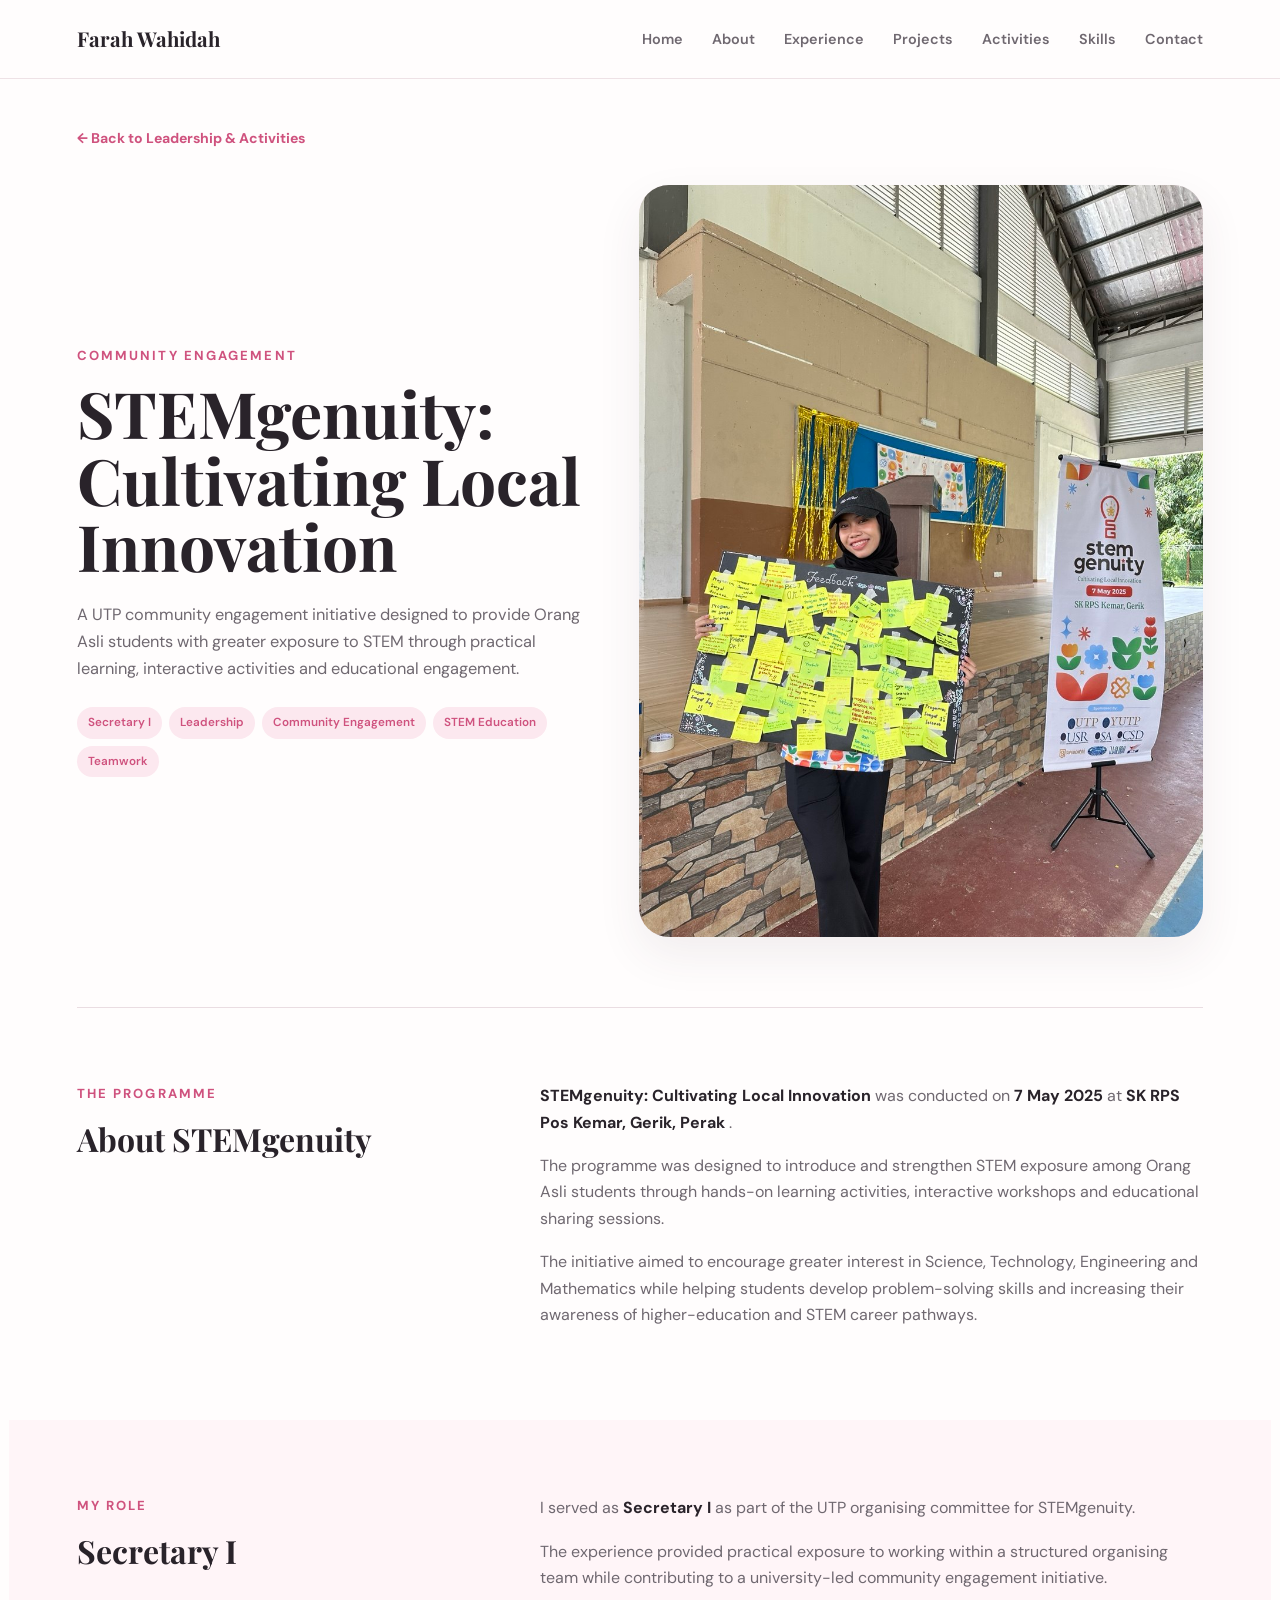
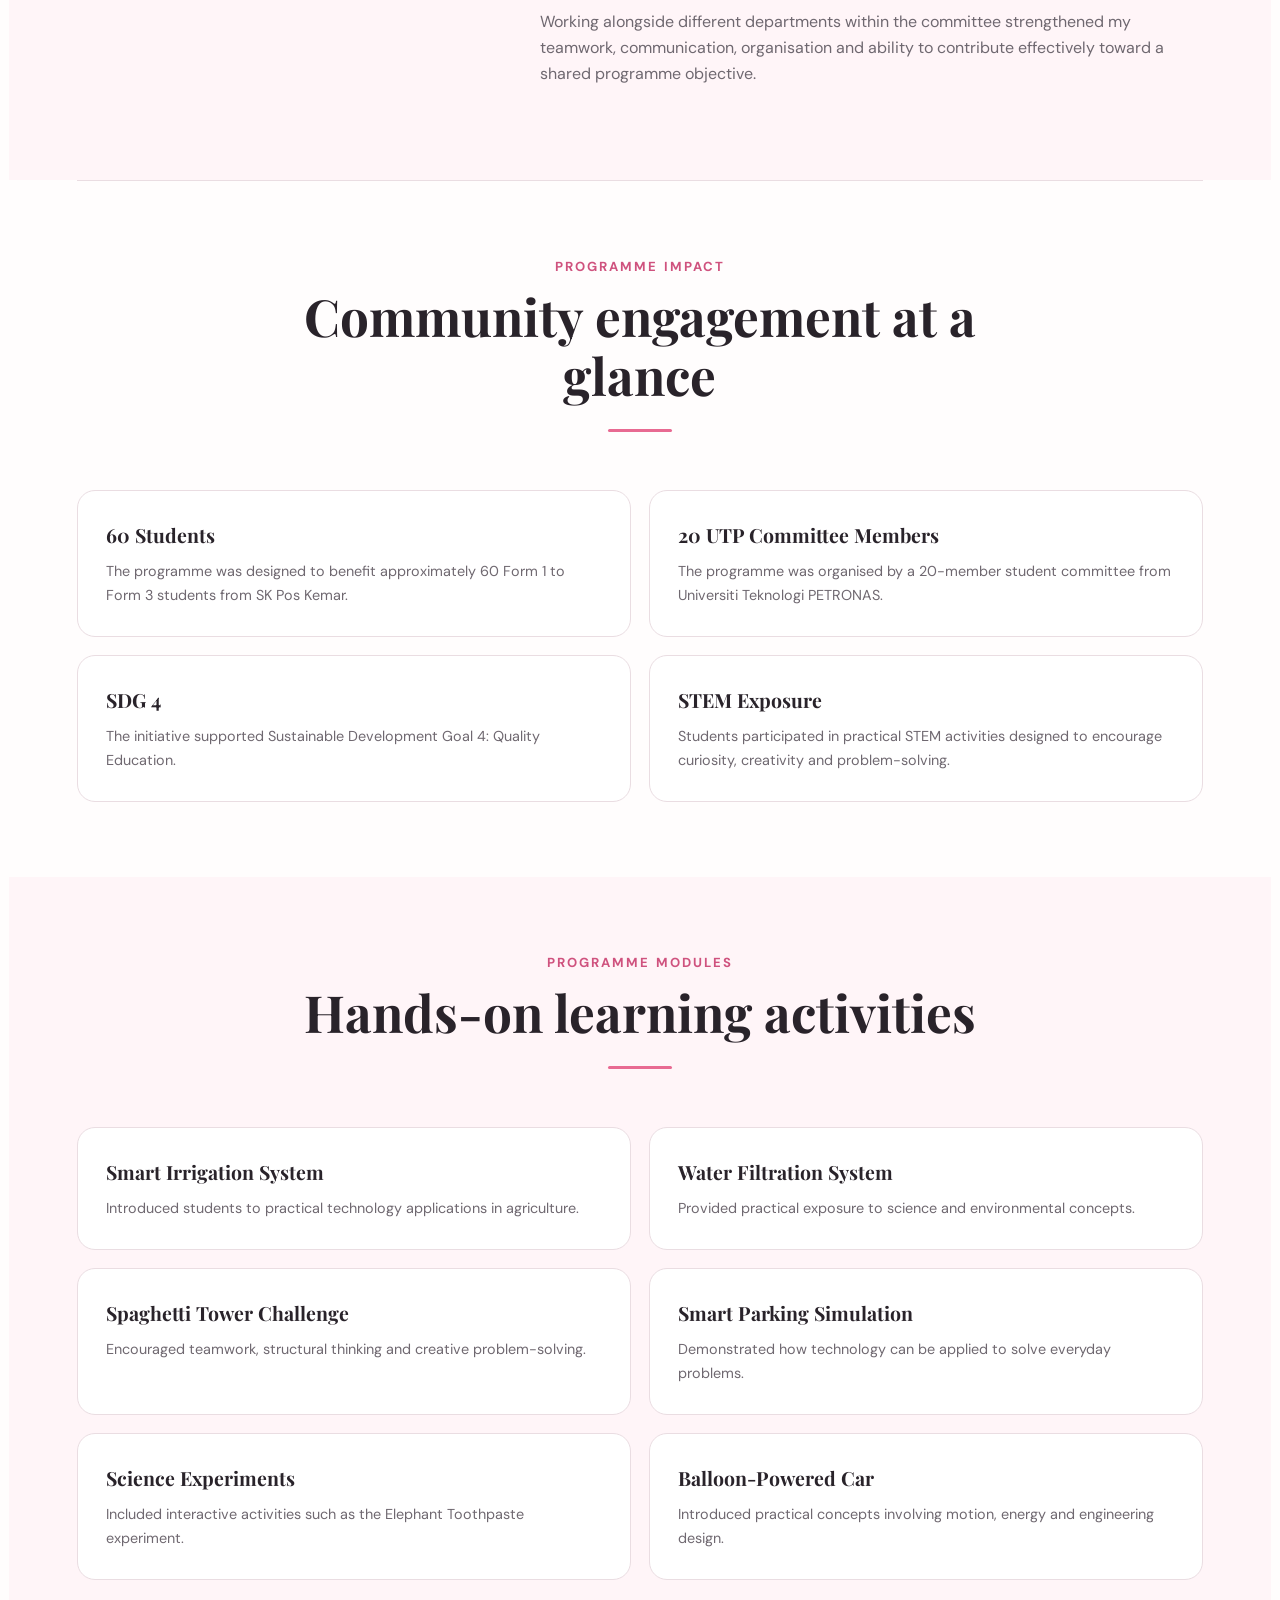
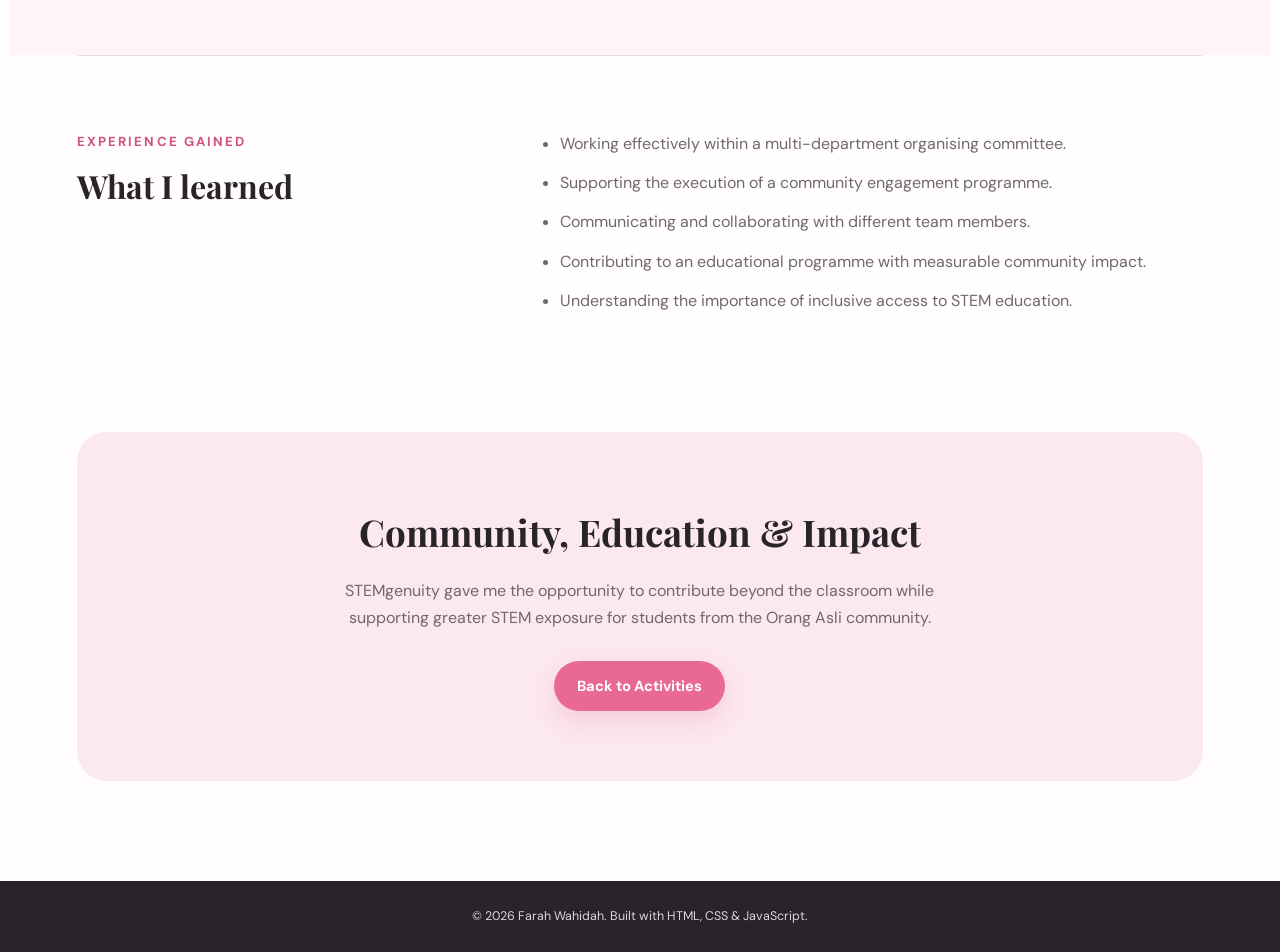
<file: activities/stemgenuity.html>
<!DOCTYPE html>
<html lang="en">

<head>

    <meta charset="UTF-8">

    <meta
        name="viewport"
        content="width=device-width, initial-scale=1.0"
    >

    <title>
        STEMgenuity | Farah Wahidah
    </title>

    <link
        rel="stylesheet"
        href="../style.css"
    >

</head>


<body>


    <!-- =========================
         NAVIGATION
    ========================== -->

    <header class="site-header">

        <nav class="navbar">

            <a
                href="../index.html#home"
                class="logo"
            >
                Farah Wahidah
            </a>


            <ul class="nav-links">

                <li>
                    <a href="../index.html#home">
                        Home
                    </a>
                </li>

                <li>
                    <a href="../index.html#about">
                        About
                    </a>
                </li>

                <li>
                    <a href="../index.html#experience">
                        Experience
                    </a>
                </li>

                <li>
                    <a href="../index.html#projects">
                        Projects
                    </a>
                </li>

                <li>
                    <a href="../index.html#activities">
                        Activities
                    </a>
                </li>

                <li>
                    <a href="../index.html#skills">
                        Skills
                    </a>
                </li>

                <li>
                    <a href="../index.html#contact">
                        Contact
                    </a>
                </li>

            </ul>

        </nav>

    </header>



    <main class="project-detail-page">


        <!-- BACK -->
        <a
            href="../index.html#activities"
            class="back-project"
        >
            ← Back to Leadership & Activities
        </a>



        <!-- =========================
             HERO
        ========================== -->

        <section class="project-detail-hero">


            <div class="project-detail-intro">

                <p class="section-label">
                    COMMUNITY ENGAGEMENT
                </p>


                <h1>
                    STEMgenuity:
                    Cultivating Local Innovation
                </h1>


                <p class="project-detail-description">

                    A UTP community engagement initiative
                    designed to provide Orang Asli students
                    with greater exposure to STEM through
                    practical learning, interactive activities
                    and educational engagement.

                </p>


                <div class="project-tech detail-tech">

                    <span>Secretary I</span>

                    <span>Leadership</span>

                    <span>Community Engagement</span>

                    <span>STEM Education</span>

                    <span>Teamwork</span>

                </div>

            </div>



            <div class="project-detail-main-image">

                <img
                    src="../images/activities/farah-mpu4.jpg"
                    alt="STEMgenuity community engagement experience"
                >

            </div>

        </section>



        <!-- =========================
             ABOUT
        ========================== -->

        <section class="project-detail-section">

            <div class="project-detail-grid">


                <div>

                    <p class="section-label">
                        THE PROGRAMME
                    </p>

                    <h2>
                        About STEMgenuity
                    </h2>

                </div>


                <div class="project-detail-text">

                    <p>

                        <strong>
                            STEMgenuity: Cultivating Local Innovation
                        </strong>

                        was conducted on
                        <strong>7 May 2025</strong>
                        at
                        <strong>
                            SK RPS Pos Kemar, Gerik, Perak
                        </strong>.

                    </p>


                    <p>

                        The programme was designed to introduce
                        and strengthen STEM exposure among
                        Orang Asli students through hands-on
                        learning activities, interactive workshops
                        and educational sharing sessions.

                    </p>


                    <p>

                        The initiative aimed to encourage greater
                        interest in Science, Technology,
                        Engineering and Mathematics while helping
                        students develop problem-solving skills
                        and increasing their awareness of
                        higher-education and STEM career pathways.

                    </p>

                </div>

            </div>

        </section>



        <!-- =========================
             ROLE
        ========================== -->

        <section class="project-detail-section soft-project-section">

            <div class="project-detail-grid">


                <div>

                    <p class="section-label">
                        MY ROLE
                    </p>

                    <h2>
                        Secretary I
                    </h2>

                </div>


                <div class="project-detail-text">

                    <p>

                        I served as
                        <strong>Secretary I</strong>
                        as part of the UTP organising committee
                        for STEMgenuity.

                    </p>


                    <p>

                        The experience provided practical exposure
                        to working within a structured organising
                        team while contributing to a university-led
                        community engagement initiative.

                    </p>


                    <p>

                        Working alongside different departments
                        within the committee strengthened my
                        teamwork, communication, organisation
                        and ability to contribute effectively
                        toward a shared programme objective.

                    </p>

                </div>

            </div>

        </section>



        <!-- =========================
             IMPACT
        ========================== -->

        <section class="project-detail-section">

            <div class="section-heading">

                <p class="section-label">
                    PROGRAMME IMPACT
                </p>

                <h2>
                    Community engagement at a glance
                </h2>

                <div class="heading-line"></div>

            </div>


            <div class="project-feature-grid">


                <div class="project-feature-card">

                    <h3>
                        60 Students
                    </h3>

                    <p>

                        The programme was designed to benefit
                        approximately 60 Form 1 to Form 3
                        students from SK Pos Kemar.

                    </p>

                </div>


                <div class="project-feature-card">

                    <h3>
                        20 UTP Committee Members
                    </h3>

                    <p>

                        The programme was organised by a
                        20-member student committee from
                        Universiti Teknologi PETRONAS.

                    </p>

                </div>


                <div class="project-feature-card">

                    <h3>
                        SDG 4
                    </h3>

                    <p>

                        The initiative supported
                        Sustainable Development Goal 4:
                        Quality Education.

                    </p>

                </div>


                <div class="project-feature-card">

                    <h3>
                        STEM Exposure
                    </h3>

                    <p>

                        Students participated in practical
                        STEM activities designed to encourage
                        curiosity, creativity and
                        problem-solving.

                    </p>

                </div>

            </div>

        </section>



        <!-- =========================
             ACTIVITIES
        ========================== -->

        <section class="project-detail-section soft-project-section">

            <div class="section-heading">

                <p class="section-label">
                    PROGRAMME MODULES
                </p>

                <h2>
                    Hands-on learning activities
                </h2>

                <div class="heading-line"></div>

            </div>


            <div class="project-feature-grid">


                <div class="project-feature-card">

                    <h3>
                        Smart Irrigation System
                    </h3>

                    <p>
                        Introduced students to practical
                        technology applications in agriculture.
                    </p>

                </div>


                <div class="project-feature-card">

                    <h3>
                        Water Filtration System
                    </h3>

                    <p>
                        Provided practical exposure to
                        science and environmental concepts.
                    </p>

                </div>


                <div class="project-feature-card">

                    <h3>
                        Spaghetti Tower Challenge
                    </h3>

                    <p>
                        Encouraged teamwork, structural thinking
                        and creative problem-solving.
                    </p>

                </div>


                <div class="project-feature-card">

                    <h3>
                        Smart Parking Simulation
                    </h3>

                    <p>
                        Demonstrated how technology can be
                        applied to solve everyday problems.
                    </p>

                </div>


                <div class="project-feature-card">

                    <h3>
                        Science Experiments
                    </h3>

                    <p>
                        Included interactive activities such as
                        the Elephant Toothpaste experiment.
                    </p>

                </div>


                <div class="project-feature-card">

                    <h3>
                        Balloon-Powered Car
                    </h3>

                    <p>
                        Introduced practical concepts involving
                        motion, energy and engineering design.
                    </p>

                </div>

            </div>

        </section>



        <!-- =========================
             WHAT I GAINED
        ========================== -->

        <section class="project-detail-section">

            <div class="project-detail-grid">


                <div>

                    <p class="section-label">
                        EXPERIENCE GAINED
                    </p>

                    <h2>
                        What I learned
                    </h2>

                </div>


                <div class="project-detail-text">

                    <ul class="project-learning-list">

                        <li>
                            Working effectively within a
                            multi-department organising committee.
                        </li>

                        <li>
                            Supporting the execution of a
                            community engagement programme.
                        </li>

                        <li>
                            Communicating and collaborating
                            with different team members.
                        </li>

                        <li>
                            Contributing to an educational
                            programme with measurable
                            community impact.
                        </li>

                        <li>
                            Understanding the importance of
                            inclusive access to STEM education.
                        </li>

                    </ul>

                </div>

            </div>

        </section>



        <!-- CTA -->
        <section class="project-detail-cta">

            <h2>
                Community, Education & Impact
            </h2>

            <p>

                STEMgenuity gave me the opportunity to contribute
                beyond the classroom while supporting greater
                STEM exposure for students from the Orang Asli
                community.

            </p>


            <div class="project-detail-buttons">

                <a
                    href="../index.html#activities"
                    class="btn primary-btn"
                >
                    Back to Activities
                </a>

            </div>

        </section>


    </main>



    <footer class="footer">

        <p>
            © 2026 Farah Wahidah.
            Built with HTML, CSS & JavaScript.
        </p>

    </footer>


</body>

</html>
</file>
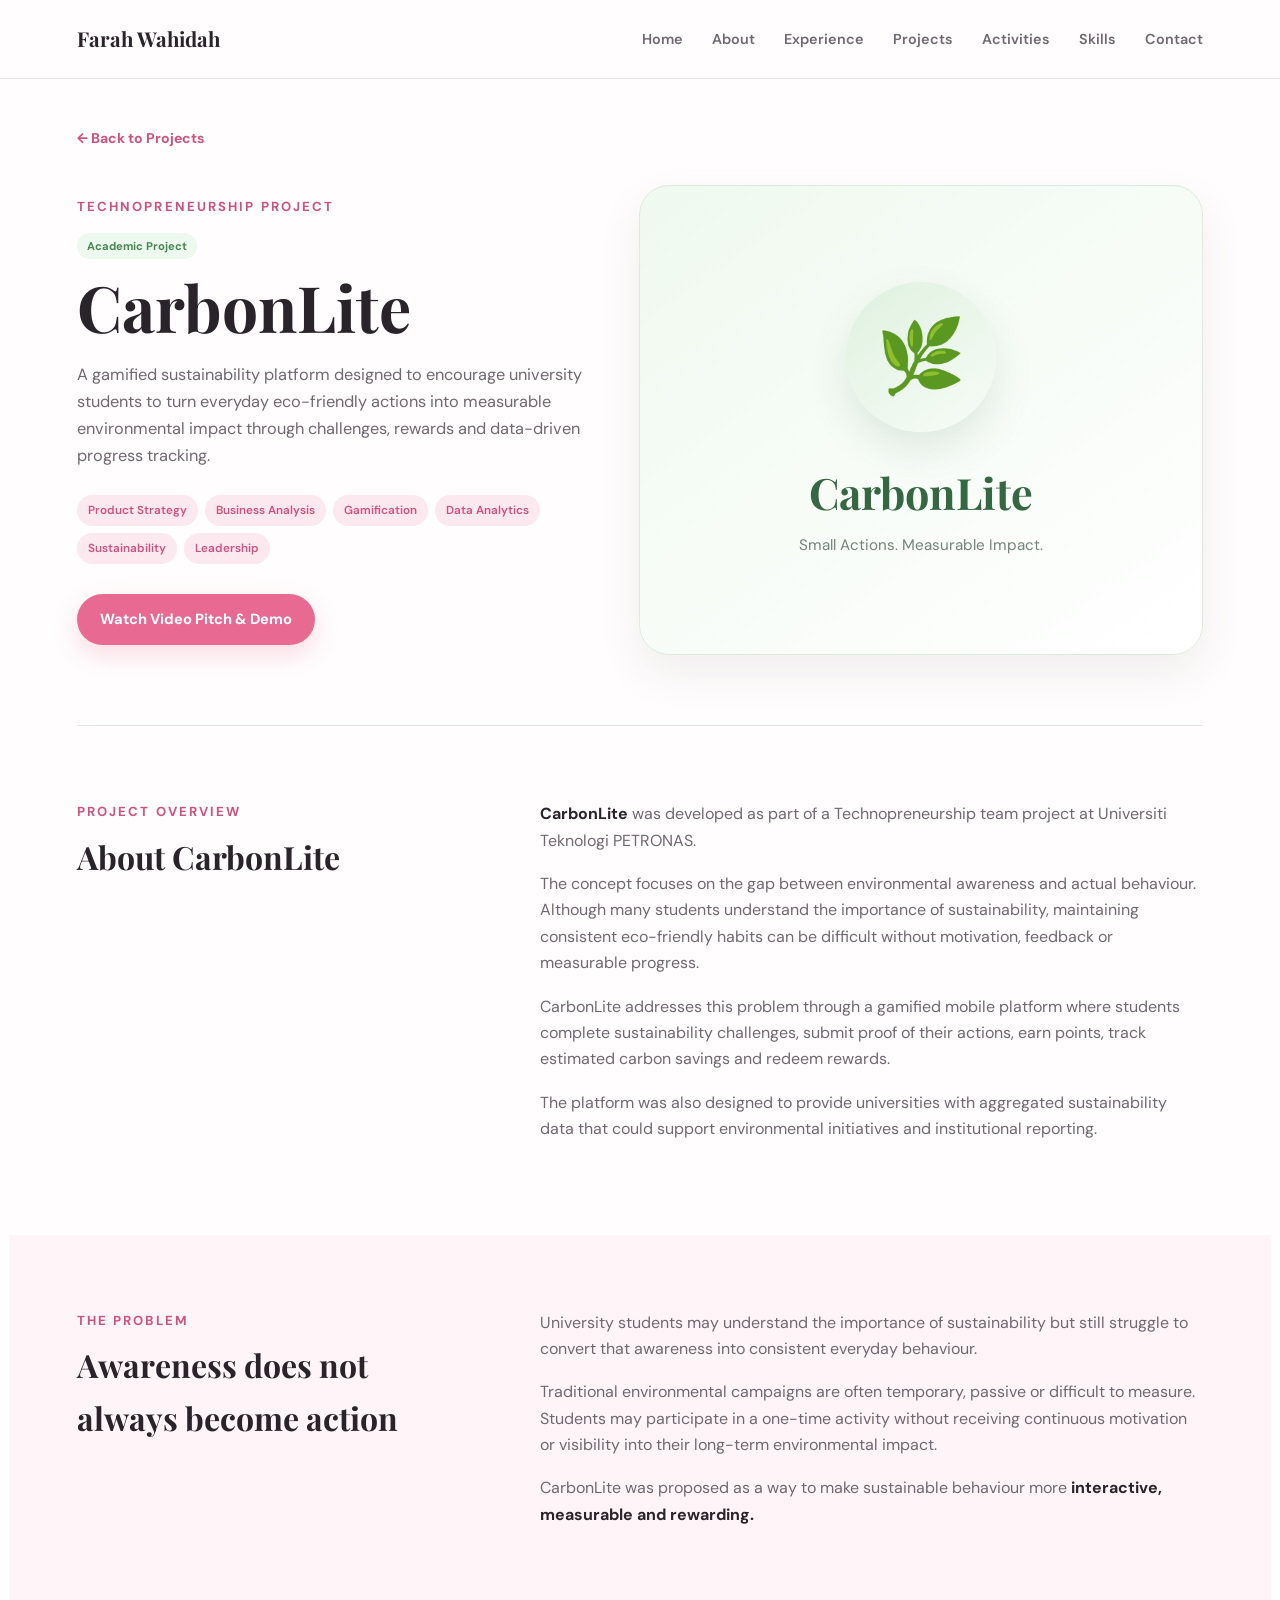
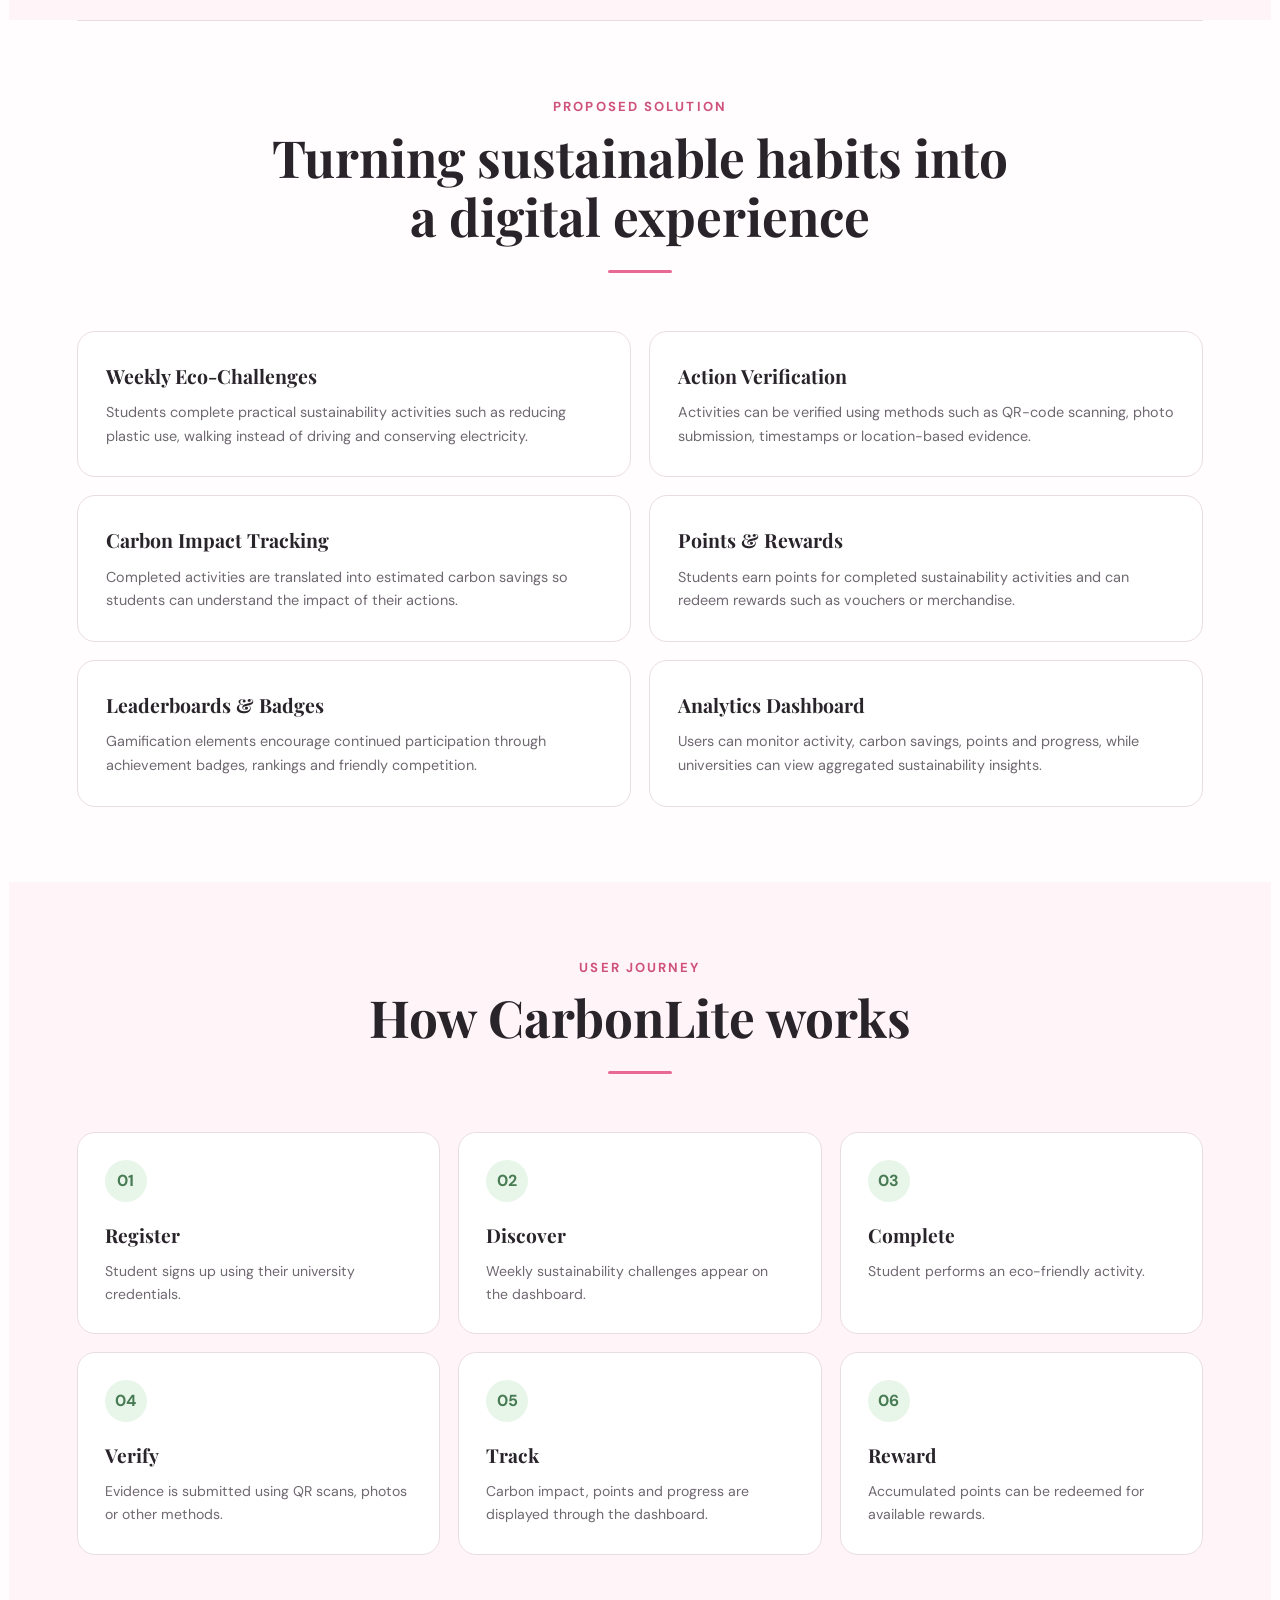
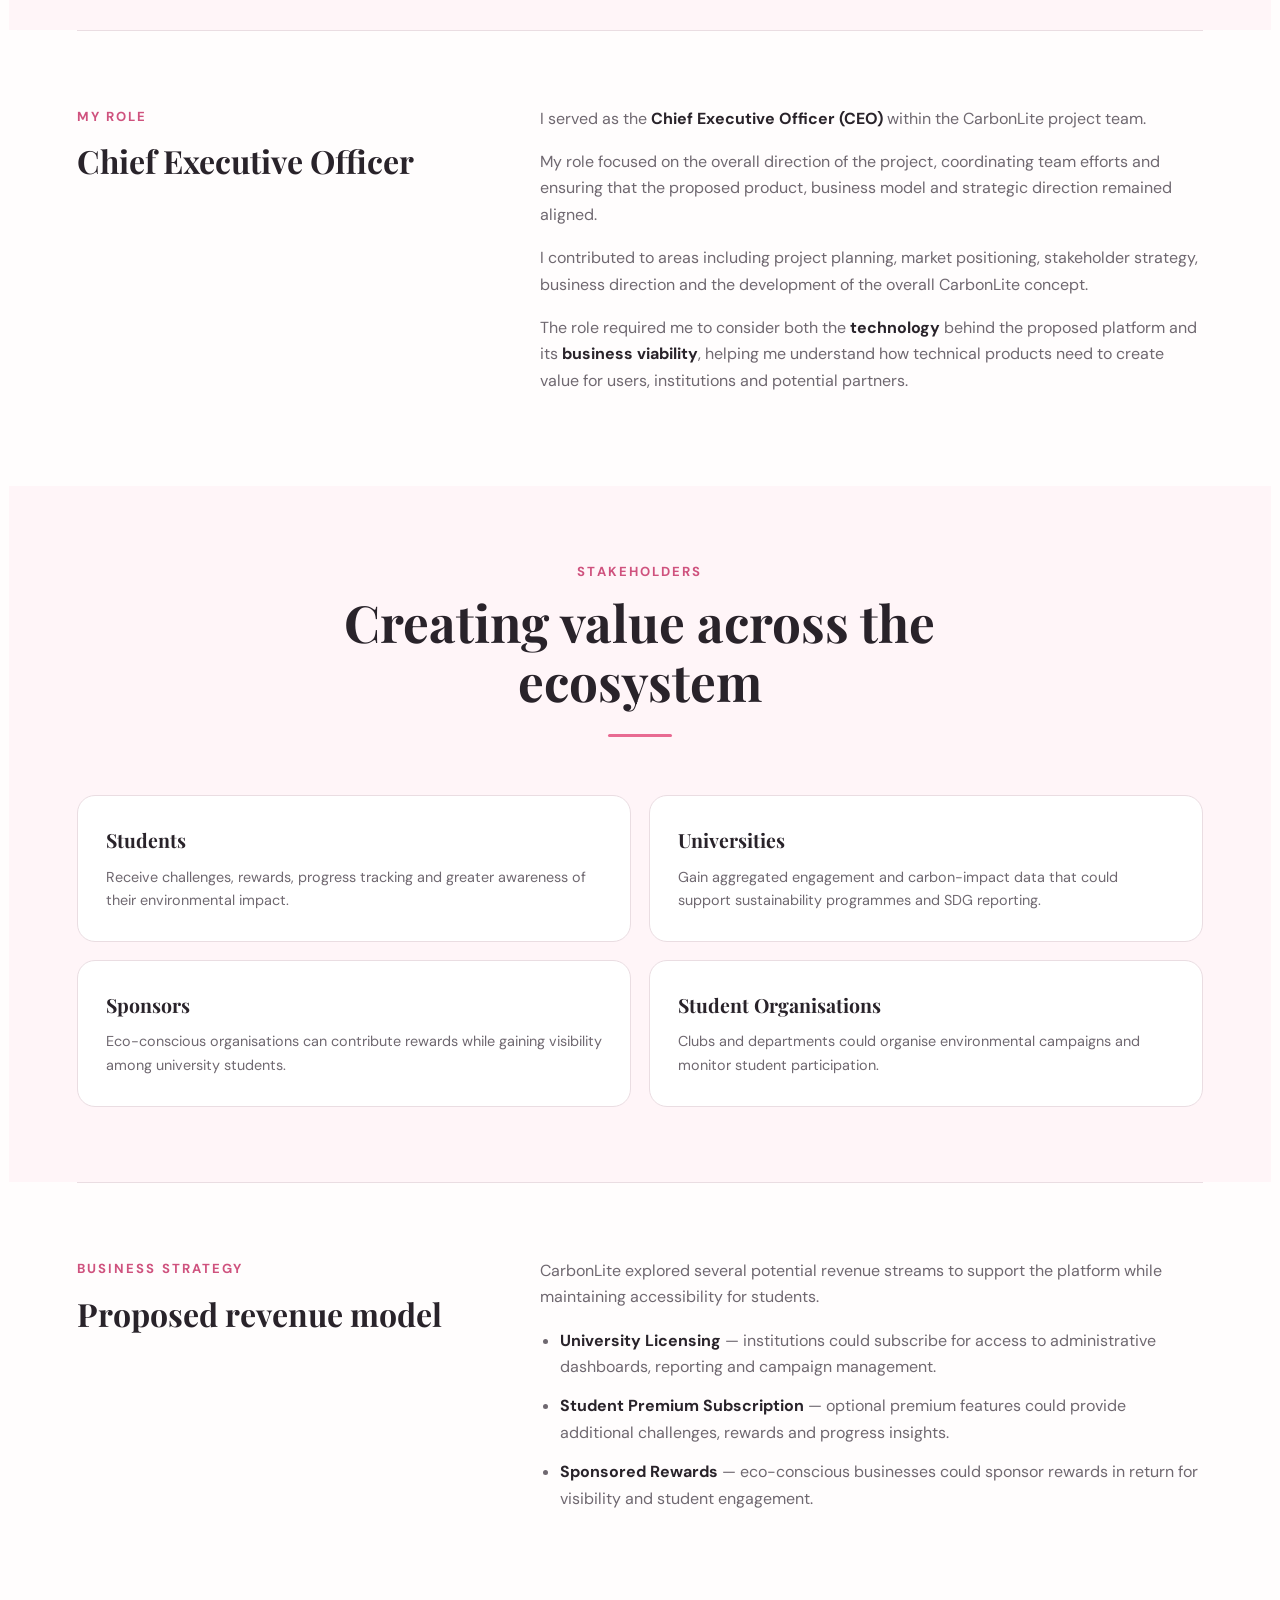
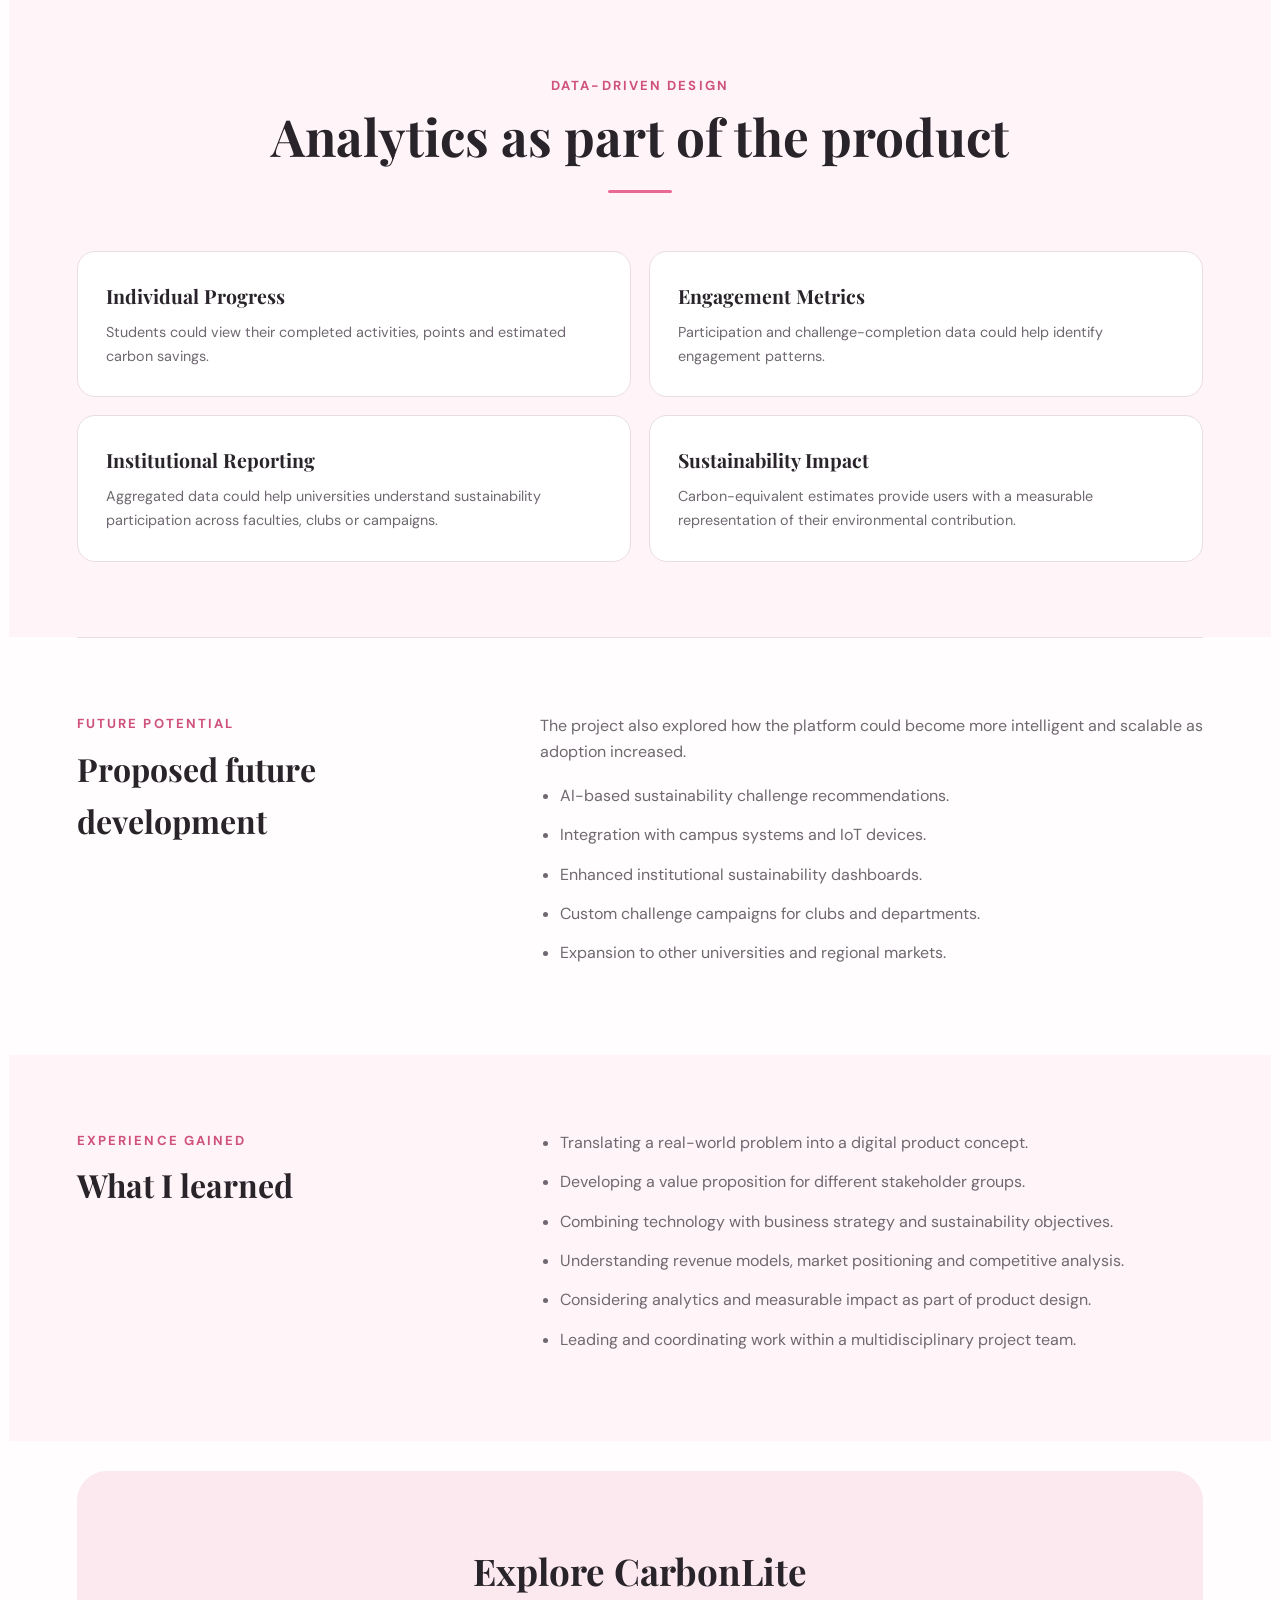
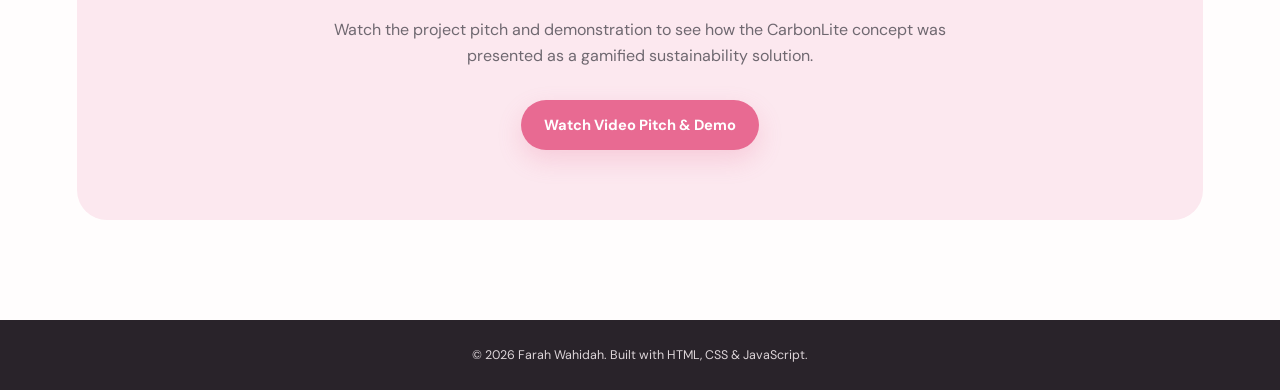
<file: projects/carbonlite.html>
<!DOCTYPE html>
<html lang="en">

<head>

    <meta charset="UTF-8">

    <meta
        name="viewport"
        content="width=device-width, initial-scale=1.0"
    >

    <title>
        CarbonLite | Farah Wahidah
    </title>

    <link
        rel="stylesheet"
        href="../style.css"
    >

</head>


<body>


    <!-- =========================
         NAVIGATION
    ========================== -->

    <header class="site-header">

        <nav class="navbar">

            <a
                href="../index.html#home"
                class="logo"
            >
                Farah Wahidah
            </a>


            <ul class="nav-links">

                <li>
                    <a href="../index.html#home">
                        Home
                    </a>
                </li>

                <li>
                    <a href="../index.html#about">
                        About
                    </a>
                </li>

                <li>
                    <a href="../index.html#experience">
                        Experience
                    </a>
                </li>

                <li>
                    <a href="../index.html#projects">
                        Projects
                    </a>
                </li>

                <li>
                    <a href="../index.html#activities">
                        Activities
                    </a>
                </li>

                <li>
                    <a href="../index.html#skills">
                        Skills
                    </a>
                </li>

                <li>
                    <a href="../index.html#contact">
                        Contact
                    </a>
                </li>

            </ul>

        </nav>

    </header>



    <main class="project-detail-page">


        <!-- =========================
             BACK
        ========================== -->

        <a
            href="../index.html#projects"
            class="back-project"
        >
            ← Back to Projects
        </a>



        <!-- =========================
             HERO
        ========================== -->

        <section class="project-detail-hero">


            <div class="project-detail-intro">

                <p class="section-label">
                    TECHNOPRENEURSHIP PROJECT
                </p>


                <div style="margin: 15px 0;">

                    <span class="project-status">
                        Academic Project
                    </span>

                </div>


                <h1>
                    CarbonLite
                </h1>


                <p class="project-detail-description">

                    A gamified sustainability platform designed
                    to encourage university students to turn
                    everyday eco-friendly actions into measurable
                    environmental impact through challenges,
                    rewards and data-driven progress tracking.

                </p>


                <div class="project-tech detail-tech">

                    <span>Product Strategy</span>

                    <span>Business Analysis</span>

                    <span>Gamification</span>

                    <span>Data Analytics</span>

                    <span>Sustainability</span>

                    <span>Leadership</span>

                </div>


                <div class="project-detail-buttons">

                    <a
                        href="https://youtu.be/uiIcXxdDB4A"
                        target="_blank"
                        rel="noopener noreferrer"
                        class="btn primary-btn"
                    >
                        Watch Video Pitch & Demo
                    </a>

                </div>

            </div>



            <!-- =========================
                 VISUAL
            ========================== -->

            <div class="carbonlite-visual">

                <div class="carbonlite-logo-circle">

                    <span class="carbonlite-leaf">
                        🌿
                    </span>

                </div>

                <h2>
                    CarbonLite
                </h2>

                <p>
                    Small Actions.
                    Measurable Impact.
                </p>

            </div>

        </section>



        <!-- =========================
             PROJECT OVERVIEW
        ========================== -->

        <section class="project-detail-section">

            <div class="project-detail-grid">


                <div>

                    <p class="section-label">
                        PROJECT OVERVIEW
                    </p>

                    <h2>
                        About CarbonLite
                    </h2>

                </div>


                <div class="project-detail-text">

                    <p>

                        <strong>CarbonLite</strong>
                        was developed as part of a
                        Technopreneurship team project at
                        Universiti Teknologi PETRONAS.

                    </p>


                    <p>

                        The concept focuses on the gap between
                        environmental awareness and actual
                        behaviour. Although many students understand
                        the importance of sustainability, maintaining
                        consistent eco-friendly habits can be difficult
                        without motivation, feedback or measurable
                        progress.

                    </p>


                    <p>

                        CarbonLite addresses this problem through
                        a gamified mobile platform where students
                        complete sustainability challenges,
                        submit proof of their actions, earn points,
                        track estimated carbon savings and redeem
                        rewards.

                    </p>


                    <p>

                        The platform was also designed to provide
                        universities with aggregated sustainability
                        data that could support environmental
                        initiatives and institutional reporting.

                    </p>

                </div>

            </div>

        </section>



        <!-- =========================
             PROBLEM
        ========================== -->

        <section class="project-detail-section soft-project-section">

            <div class="project-detail-grid">


                <div>

                    <p class="section-label">
                        THE PROBLEM
                    </p>

                    <h2>
                        Awareness does not always become action
                    </h2>

                </div>


                <div class="project-detail-text">

                    <p>

                        University students may understand the
                        importance of sustainability but still
                        struggle to convert that awareness into
                        consistent everyday behaviour.

                    </p>


                    <p>

                        Traditional environmental campaigns are
                        often temporary, passive or difficult to
                        measure. Students may participate in a
                        one-time activity without receiving
                        continuous motivation or visibility into
                        their long-term environmental impact.

                    </p>


                    <p>

                        CarbonLite was proposed as a way to make
                        sustainable behaviour more
                        <strong>
                            interactive, measurable and rewarding.
                        </strong>

                    </p>

                </div>

            </div>

        </section>



        <!-- =========================
             SOLUTION
        ========================== -->

        <section class="project-detail-section">

            <div class="section-heading">

                <p class="section-label">
                    PROPOSED SOLUTION
                </p>

                <h2>
                    Turning sustainable habits into a digital experience
                </h2>

                <div class="heading-line"></div>

            </div>


            <div class="project-feature-grid">


                <div class="project-feature-card">

                    <h3>
                        Weekly Eco-Challenges
                    </h3>

                    <p>

                        Students complete practical sustainability
                        activities such as reducing plastic use,
                        walking instead of driving and conserving
                        electricity.

                    </p>

                </div>


                <div class="project-feature-card">

                    <h3>
                        Action Verification
                    </h3>

                    <p>

                        Activities can be verified using methods
                        such as QR-code scanning, photo submission,
                        timestamps or location-based evidence.

                    </p>

                </div>


                <div class="project-feature-card">

                    <h3>
                        Carbon Impact Tracking
                    </h3>

                    <p>

                        Completed activities are translated into
                        estimated carbon savings so students can
                        understand the impact of their actions.

                    </p>

                </div>


                <div class="project-feature-card">

                    <h3>
                        Points & Rewards
                    </h3>

                    <p>

                        Students earn points for completed
                        sustainability activities and can redeem
                        rewards such as vouchers or merchandise.

                    </p>

                </div>


                <div class="project-feature-card">

                    <h3>
                        Leaderboards & Badges
                    </h3>

                    <p>

                        Gamification elements encourage continued
                        participation through achievement badges,
                        rankings and friendly competition.

                    </p>

                </div>


                <div class="project-feature-card">

                    <h3>
                        Analytics Dashboard
                    </h3>

                    <p>

                        Users can monitor activity, carbon savings,
                        points and progress, while universities can
                        view aggregated sustainability insights.

                    </p>

                </div>

            </div>

        </section>



        <!-- =========================
             USER FLOW
        ========================== -->

        <section class="project-detail-section soft-project-section">

            <div class="section-heading">

                <p class="section-label">
                    USER JOURNEY
                </p>

                <h2>
                    How CarbonLite works
                </h2>

                <div class="heading-line"></div>

            </div>


            <div class="carbonlite-process">


                <div class="carbonlite-step">

                    <span>
                        01
                    </span>

                    <h3>
                        Register
                    </h3>

                    <p>
                        Student signs up using their
                        university credentials.
                    </p>

                </div>


                <div class="carbonlite-step">

                    <span>
                        02
                    </span>

                    <h3>
                        Discover
                    </h3>

                    <p>
                        Weekly sustainability challenges
                        appear on the dashboard.
                    </p>

                </div>


                <div class="carbonlite-step">

                    <span>
                        03
                    </span>

                    <h3>
                        Complete
                    </h3>

                    <p>
                        Student performs an eco-friendly
                        activity.
                    </p>

                </div>


                <div class="carbonlite-step">

                    <span>
                        04
                    </span>

                    <h3>
                        Verify
                    </h3>

                    <p>
                        Evidence is submitted using
                        QR scans, photos or other methods.
                    </p>

                </div>


                <div class="carbonlite-step">

                    <span>
                        05
                    </span>

                    <h3>
                        Track
                    </h3>

                    <p>
                        Carbon impact, points and progress
                        are displayed through the dashboard.
                    </p>

                </div>


                <div class="carbonlite-step">

                    <span>
                        06
                    </span>

                    <h3>
                        Reward
                    </h3>

                    <p>
                        Accumulated points can be redeemed
                        for available rewards.
                    </p>

                </div>

            </div>

        </section>



        <!-- =========================
             MY ROLE
        ========================== -->

        <section class="project-detail-section">

            <div class="project-detail-grid">


                <div>

                    <p class="section-label">
                        MY ROLE
                    </p>

                    <h2>
                        Chief Executive Officer
                    </h2>

                </div>


                <div class="project-detail-text">

                    <p>

                        I served as the
                        <strong>
                            Chief Executive Officer (CEO)
                        </strong>
                        within the CarbonLite project team.

                    </p>


                    <p>

                        My role focused on the overall direction
                        of the project, coordinating team efforts
                        and ensuring that the proposed product,
                        business model and strategic direction
                        remained aligned.

                    </p>


                    <p>

                        I contributed to areas including
                        project planning, market positioning,
                        stakeholder strategy, business direction
                        and the development of the overall
                        CarbonLite concept.

                    </p>


                    <p>

                        The role required me to consider both the
                        <strong>technology</strong>
                        behind the proposed platform and its
                        <strong>business viability</strong>,
                        helping me understand how technical
                        products need to create value for users,
                        institutions and potential partners.

                    </p>

                </div>

            </div>

        </section>



        <!-- =========================
             STAKEHOLDERS
        ========================== -->

        <section class="project-detail-section soft-project-section">

            <div class="section-heading">

                <p class="section-label">
                    STAKEHOLDERS
                </p>

                <h2>
                    Creating value across the ecosystem
                </h2>

                <div class="heading-line"></div>

            </div>


            <div class="project-feature-grid">


                <div class="project-feature-card">

                    <h3>
                        Students
                    </h3>

                    <p>

                        Receive challenges, rewards,
                        progress tracking and greater awareness
                        of their environmental impact.

                    </p>

                </div>


                <div class="project-feature-card">

                    <h3>
                        Universities
                    </h3>

                    <p>

                        Gain aggregated engagement and carbon-impact
                        data that could support sustainability
                        programmes and SDG reporting.

                    </p>

                </div>


                <div class="project-feature-card">

                    <h3>
                        Sponsors
                    </h3>

                    <p>

                        Eco-conscious organisations can contribute
                        rewards while gaining visibility among
                        university students.

                    </p>

                </div>


                <div class="project-feature-card">

                    <h3>
                        Student Organisations
                    </h3>

                    <p>

                        Clubs and departments could organise
                        environmental campaigns and monitor
                        student participation.

                    </p>

                </div>

            </div>

        </section>



        <!-- =========================
             BUSINESS MODEL
        ========================== -->

        <section class="project-detail-section">

            <div class="project-detail-grid">


                <div>

                    <p class="section-label">
                        BUSINESS STRATEGY
                    </p>

                    <h2>
                        Proposed revenue model
                    </h2>

                </div>


                <div class="project-detail-text">

                    <p>

                        CarbonLite explored several potential
                        revenue streams to support the platform
                        while maintaining accessibility for
                        students.

                    </p>


                    <ul class="project-learning-list">

                        <li>

                            <strong>
                                University Licensing
                            </strong>
                            — institutions could subscribe for
                            access to administrative dashboards,
                            reporting and campaign management.

                        </li>


                        <li>

                            <strong>
                                Student Premium Subscription
                            </strong>
                            — optional premium features could
                            provide additional challenges,
                            rewards and progress insights.

                        </li>


                        <li>

                            <strong>
                                Sponsored Rewards
                            </strong>
                            — eco-conscious businesses could
                            sponsor rewards in return for
                            visibility and student engagement.

                        </li>

                    </ul>

                </div>

            </div>

        </section>



        <!-- =========================
             DATA & ANALYTICS
        ========================== -->

        <section class="project-detail-section soft-project-section">

            <div class="section-heading">

                <p class="section-label">
                    DATA-DRIVEN DESIGN
                </p>

                <h2>
                    Analytics as part of the product
                </h2>

                <div class="heading-line"></div>

            </div>


            <div class="project-feature-grid">


                <div class="project-feature-card">

                    <h3>
                        Individual Progress
                    </h3>

                    <p>

                        Students could view their completed
                        activities, points and estimated
                        carbon savings.

                    </p>

                </div>


                <div class="project-feature-card">

                    <h3>
                        Engagement Metrics
                    </h3>

                    <p>

                        Participation and challenge-completion
                        data could help identify engagement
                        patterns.

                    </p>

                </div>


                <div class="project-feature-card">

                    <h3>
                        Institutional Reporting
                    </h3>

                    <p>

                        Aggregated data could help universities
                        understand sustainability participation
                        across faculties, clubs or campaigns.

                    </p>

                </div>


                <div class="project-feature-card">

                    <h3>
                        Sustainability Impact
                    </h3>

                    <p>

                        Carbon-equivalent estimates provide
                        users with a measurable representation
                        of their environmental contribution.

                    </p>

                </div>

            </div>

        </section>



        <!-- =========================
             FUTURE DEVELOPMENT
        ========================== -->

        <section class="project-detail-section">

            <div class="project-detail-grid">


                <div>

                    <p class="section-label">
                        FUTURE POTENTIAL
                    </p>

                    <h2>
                        Proposed future development
                    </h2>

                </div>


                <div class="project-detail-text">

                    <p>

                        The project also explored how the platform
                        could become more intelligent and scalable
                        as adoption increased.

                    </p>


                    <ul class="project-learning-list">

                        <li>
                            AI-based sustainability challenge recommendations.
                        </li>

                        <li>
                            Integration with campus systems and IoT devices.
                        </li>

                        <li>
                            Enhanced institutional sustainability dashboards.
                        </li>

                        <li>
                            Custom challenge campaigns for clubs and departments.
                        </li>

                        <li>
                            Expansion to other universities and regional markets.
                        </li>

                    </ul>

                </div>

            </div>

        </section>



        <!-- =========================
             WHAT I LEARNED
        ========================== -->

        <section class="project-detail-section soft-project-section">

            <div class="project-detail-grid">


                <div>

                    <p class="section-label">
                        EXPERIENCE GAINED
                    </p>

                    <h2>
                        What I learned
                    </h2>

                </div>


                <div class="project-detail-text">

                    <ul class="project-learning-list">

                        <li>
                            Translating a real-world problem into
                            a digital product concept.
                        </li>

                        <li>
                            Developing a value proposition for
                            different stakeholder groups.
                        </li>

                        <li>
                            Combining technology with business
                            strategy and sustainability objectives.
                        </li>

                        <li>
                            Understanding revenue models,
                            market positioning and competitive analysis.
                        </li>

                        <li>
                            Considering analytics and measurable
                            impact as part of product design.
                        </li>

                        <li>
                            Leading and coordinating work within
                            a multidisciplinary project team.
                        </li>

                    </ul>

                </div>

            </div>

        </section>



        <!-- =========================
             FINAL CTA
        ========================== -->

        <section class="project-detail-cta">

            <h2>
                Explore CarbonLite
            </h2>


            <p>

                Watch the project pitch and demonstration
                to see how the CarbonLite concept was
                presented as a gamified sustainability solution.

            </p>


            <div class="project-detail-buttons">

                <a
                    href="https://youtu.be/uiIcXxdDB4A"
                    target="_blank"
                    rel="noopener noreferrer"
                    class="btn primary-btn"
                >
                    Watch Video Pitch & Demo
                </a>

            </div>

        </section>


    </main>



    <!-- =========================
         FOOTER
    ========================== -->

    <footer class="footer">

        <p>

            © 2026 Farah Wahidah.
            Built with HTML, CSS & JavaScript.

        </p>

    </footer>


</body>

</html>
</file>
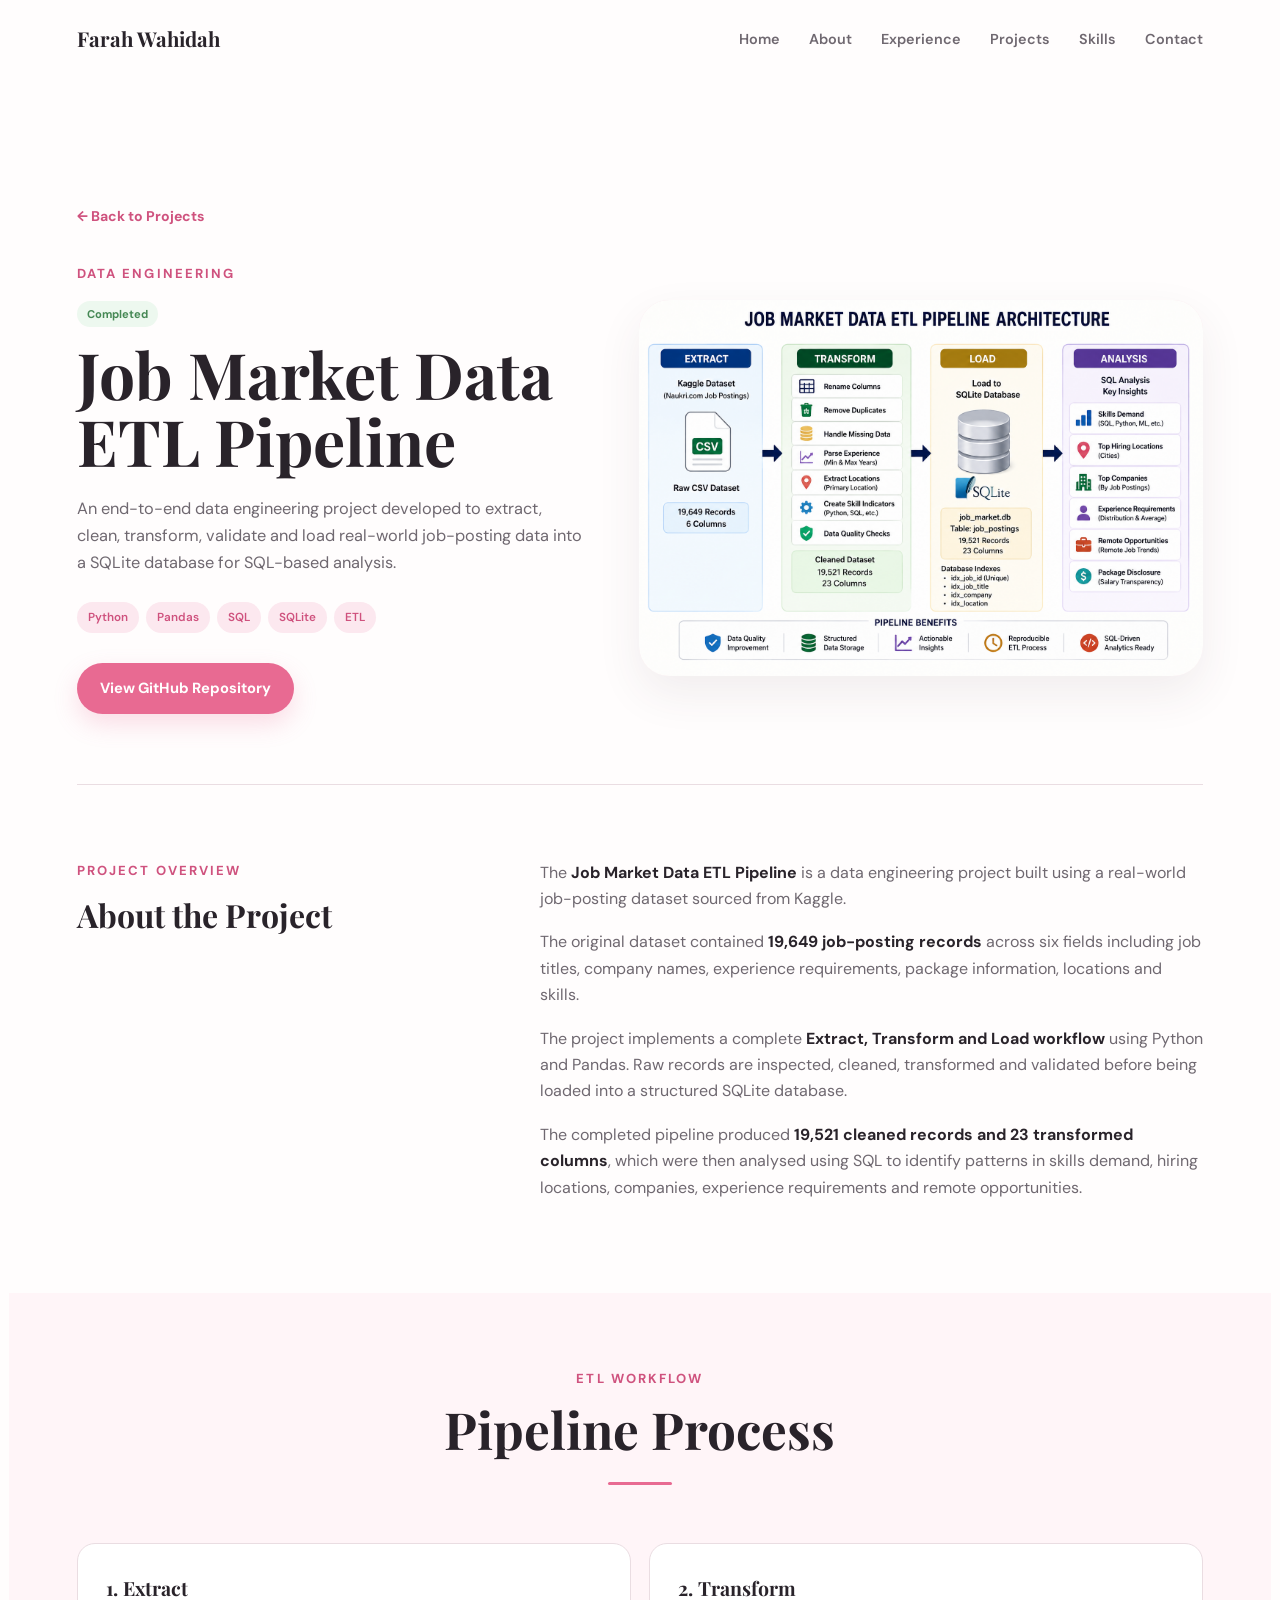
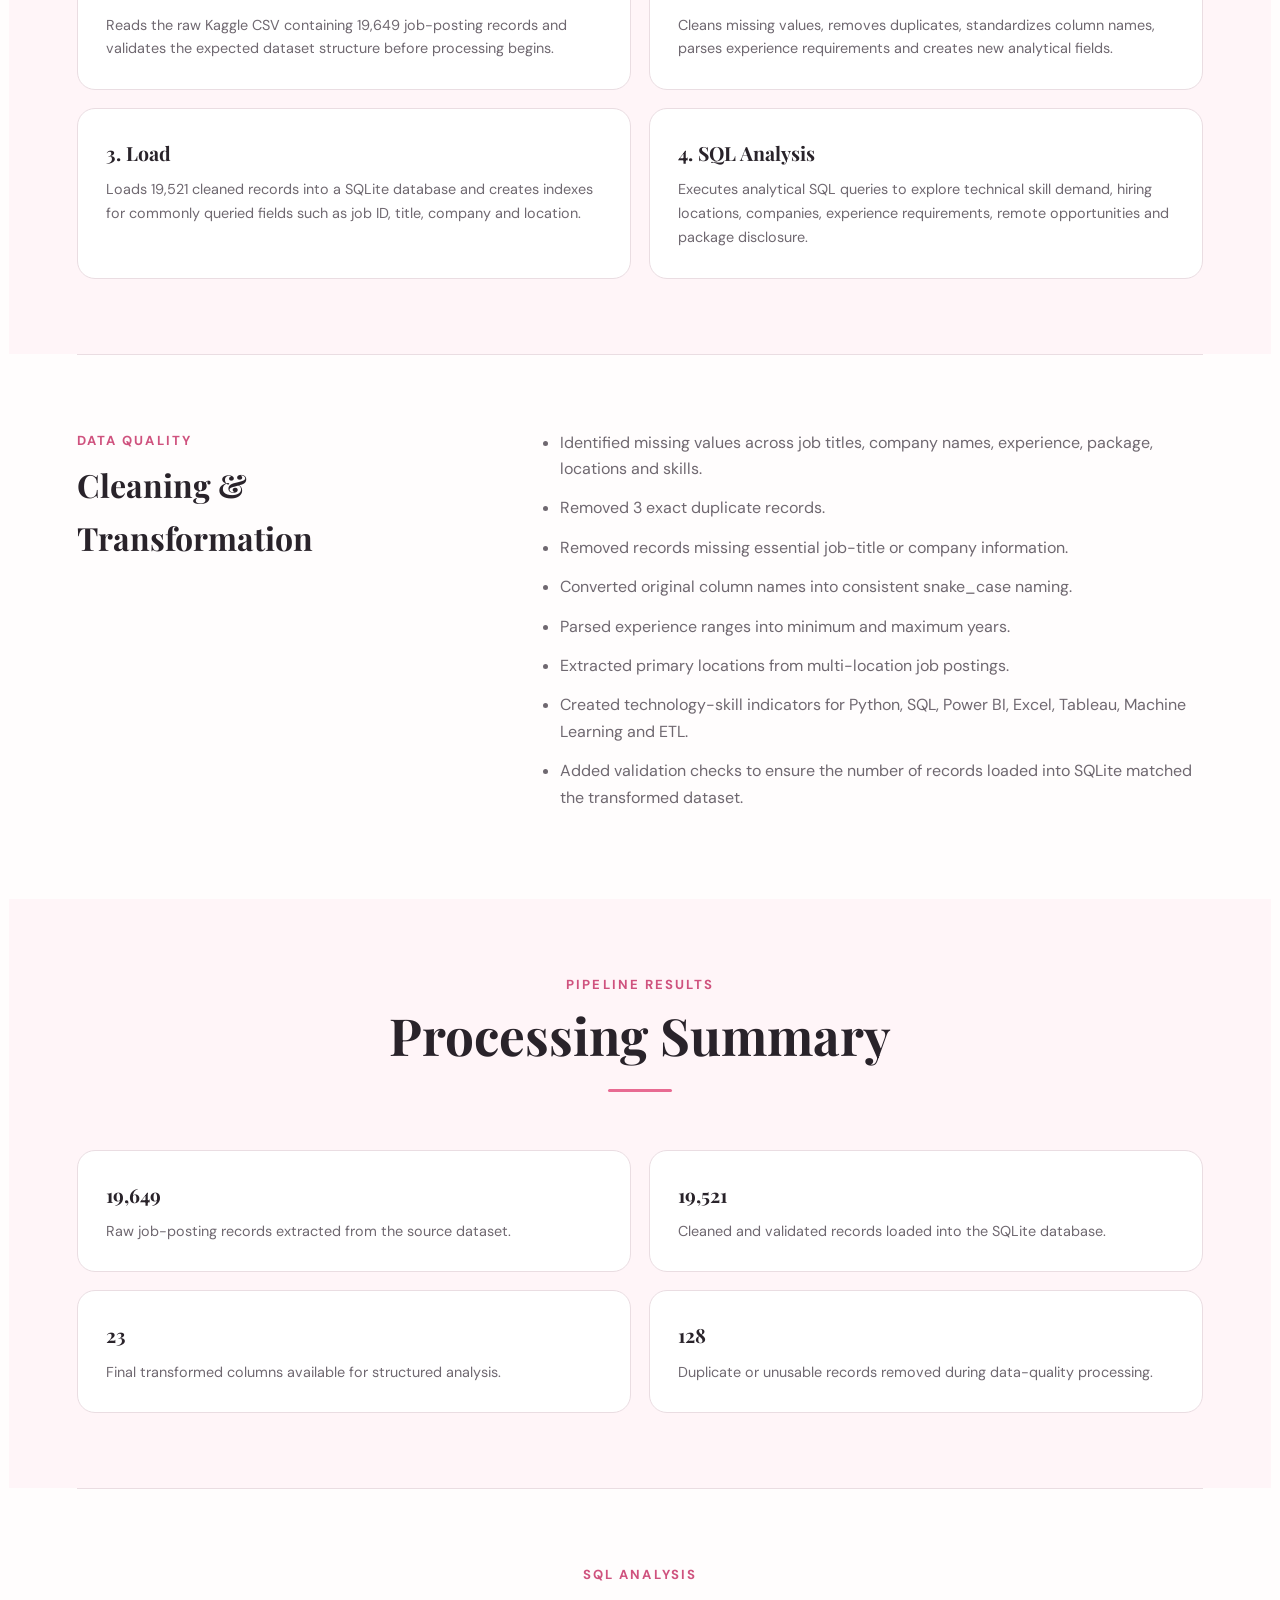
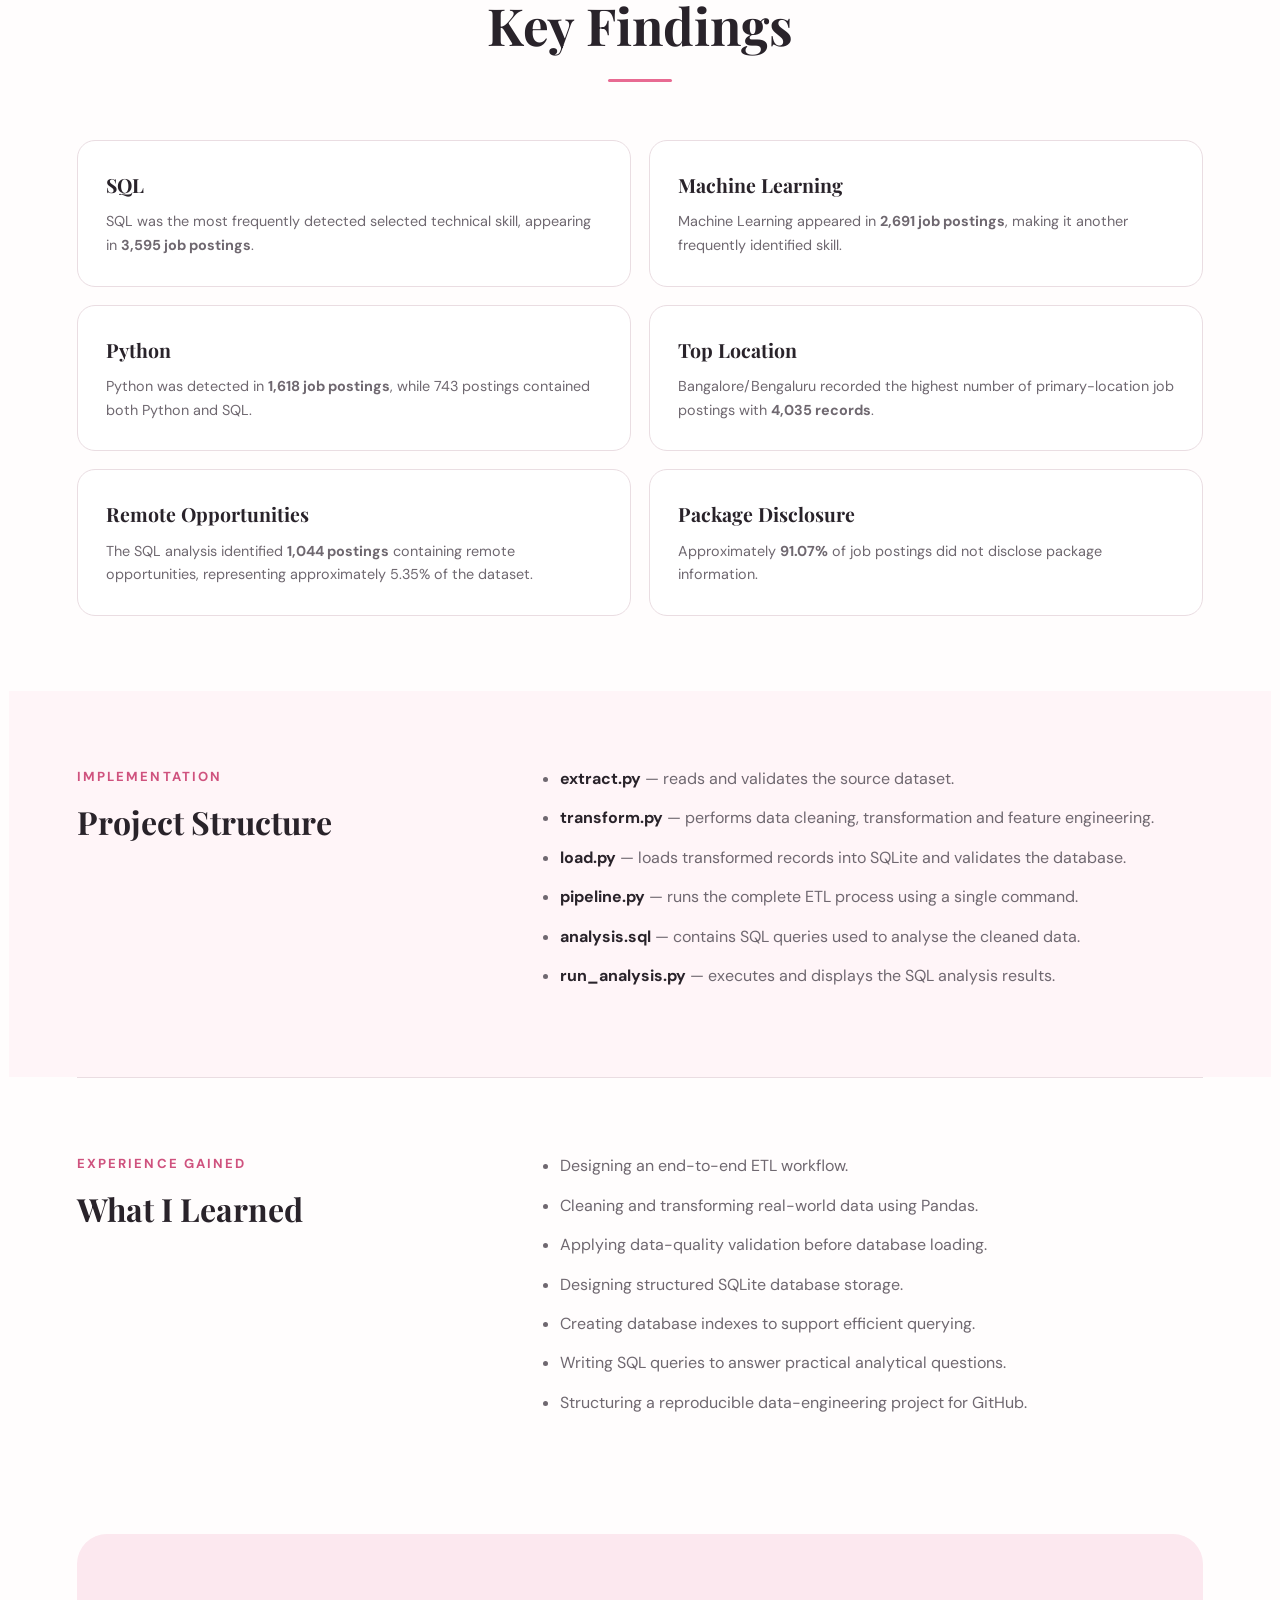
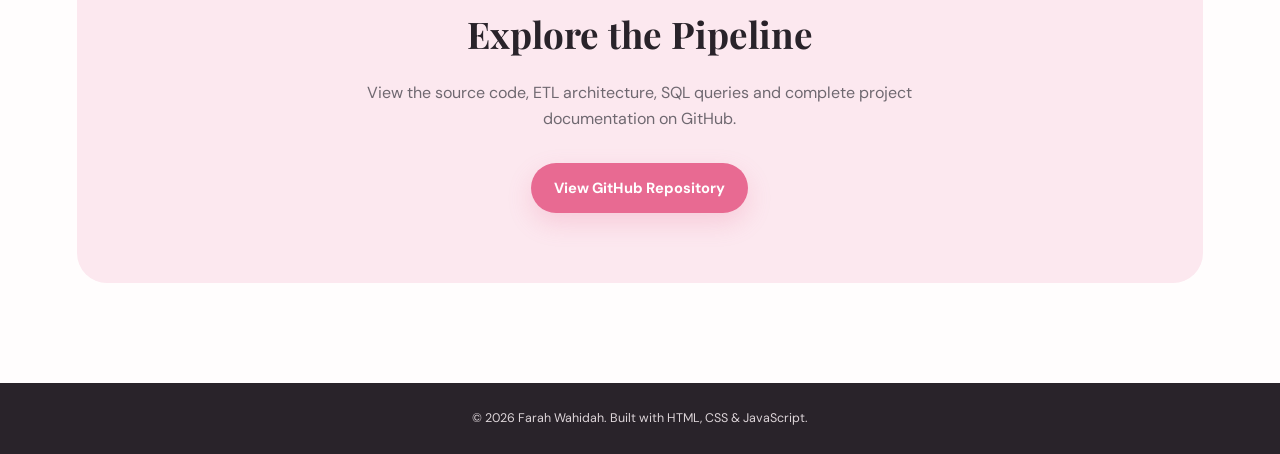
<file: projects/job-etl.html>
<!DOCTYPE html>
<html lang="en">

<head>
    <meta charset="UTF-8">
    <meta name="viewport" content="width=device-width, initial-scale=1.0">

    <title>Job Market Data ETL Pipeline | Farah Wahidah</title>

    <link rel="stylesheet" href="../style.css">
</head>

<body>

    <!-- =========================
         NAVIGATION
    ========================== -->
    <header>

        <nav class="navbar">

            <a href="../index.html#home" class="logo">
                Farah Wahidah
            </a>

            <ul class="nav-links">

                <li><a href="../index.html#home">Home</a></li>
                <li><a href="../index.html#about">About</a></li>
                <li><a href="../index.html#experience">Experience</a></li>
                <li><a href="../index.html#projects">Projects</a></li>
                <li><a href="../index.html#skills">Skills</a></li>
                <li><a href="../index.html#contact">Contact</a></li>

            </ul>

        </nav>

    </header>


    <main class="project-detail-page">


        <!-- =========================
             BACK BUTTON
        ========================== -->
        <a
            href="../index.html#projects"
            class="back-project"
        >
            ← Back to Projects
        </a>


        <!-- =========================
             PROJECT HERO
        ========================== -->
        <section class="project-detail-hero">

            <div class="project-detail-intro">

                <p class="section-label">
                    DATA ENGINEERING
                </p>

                <div style="margin: 15px 0;">

                    <span class="project-status completed">
                        Completed
                    </span>

                </div>


                <h1>
                    Job Market Data ETL Pipeline
                </h1>


                <p class="project-detail-description">

                    An end-to-end data engineering project developed
                    to extract, clean, transform, validate and load
                    real-world job-posting data into a SQLite database
                    for SQL-based analysis.

                </p>


                <div class="project-tech detail-tech">

                    <span>Python</span>
                    <span>Pandas</span>
                    <span>SQL</span>
                    <span>SQLite</span>
                    <span>ETL</span>

                </div>


                <div class="project-detail-buttons">

                    <a
                        href="https://github.com/farahw2303-hue/job-market-etl-pipeline"
                        target="_blank"
                        rel="noopener noreferrer"
                        class="btn primary-btn"
                    >
                        View GitHub Repository
                    </a>

                </div>

            </div>


            <!-- MAIN IMAGE -->
            <div class="project-detail-main-image">

                <img
                    src="../images/projects/job-market-etl.png"
                    alt="Job Market Data ETL Pipeline Architecture"
                >

            </div>

        </section>


        <!-- =========================
             PROJECT OVERVIEW
        ========================== -->
        <section class="project-detail-section">

            <div class="project-detail-grid">

                <div>

                    <p class="section-label">
                        PROJECT OVERVIEW
                    </p>

                    <h2>
                        About the Project
                    </h2>

                </div>


                <div class="project-detail-text">

                    <p>

                        The
                        <strong>Job Market Data ETL Pipeline</strong>
                        is a data engineering project built using a
                        real-world job-posting dataset sourced from Kaggle.

                    </p>

                    <p>

                        The original dataset contained
                        <strong>19,649 job-posting records</strong>
                        across six fields including job titles,
                        company names, experience requirements,
                        package information, locations and skills.

                    </p>

                    <p>

                        The project implements a complete
                        <strong>Extract, Transform and Load workflow</strong>
                        using Python and Pandas.

                        Raw records are inspected, cleaned,
                        transformed and validated before being loaded
                        into a structured SQLite database.

                    </p>

                    <p>

                        The completed pipeline produced
                        <strong>19,521 cleaned records and 23 transformed
                        columns</strong>, which were then analysed using
                        SQL to identify patterns in skills demand,
                        hiring locations, companies, experience requirements
                        and remote opportunities.

                    </p>

                </div>

            </div>

        </section>


        <!-- =========================
             ETL PROCESS
        ========================== -->
        <section class="project-detail-section soft-project-section">

            <div class="section-heading">

                <p class="section-label">
                    ETL WORKFLOW
                </p>

                <h2>
                    Pipeline Process
                </h2>

                <div class="heading-line"></div>

            </div>


            <div class="project-feature-grid">


                <!-- EXTRACT -->
                <div class="project-feature-card">

                    <h3>
                        1. Extract
                    </h3>

                    <p>

                        Reads the raw Kaggle CSV containing
                        19,649 job-posting records and validates
                        the expected dataset structure before
                        processing begins.

                    </p>

                </div>


                <!-- TRANSFORM -->
                <div class="project-feature-card">

                    <h3>
                        2. Transform
                    </h3>

                    <p>

                        Cleans missing values, removes duplicates,
                        standardizes column names, parses experience
                        requirements and creates new analytical fields.

                    </p>

                </div>


                <!-- LOAD -->
                <div class="project-feature-card">

                    <h3>
                        3. Load
                    </h3>

                    <p>

                        Loads 19,521 cleaned records into a SQLite
                        database and creates indexes for commonly
                        queried fields such as job ID, title,
                        company and location.

                    </p>

                </div>


                <!-- ANALYSIS -->
                <div class="project-feature-card">

                    <h3>
                        4. SQL Analysis
                    </h3>

                    <p>

                        Executes analytical SQL queries to explore
                        technical skill demand, hiring locations,
                        companies, experience requirements,
                        remote opportunities and package disclosure.

                    </p>

                </div>

            </div>

        </section>


        <!-- =========================
             DATA QUALITY
        ========================== -->
        <section class="project-detail-section">

            <div class="project-detail-grid">

                <div>

                    <p class="section-label">
                        DATA QUALITY
                    </p>

                    <h2>
                        Cleaning & Transformation
                    </h2>

                </div>


                <div class="project-detail-text">

                    <ul class="project-learning-list">

                        <li>
                            Identified missing values across job titles,
                            company names, experience, package, locations
                            and skills.
                        </li>

                        <li>
                            Removed 3 exact duplicate records.
                        </li>

                        <li>
                            Removed records missing essential job-title
                            or company information.
                        </li>

                        <li>
                            Converted original column names into
                            consistent snake_case naming.
                        </li>

                        <li>
                            Parsed experience ranges into minimum
                            and maximum years.
                        </li>

                        <li>
                            Extracted primary locations from
                            multi-location job postings.
                        </li>

                        <li>
                            Created technology-skill indicators for
                            Python, SQL, Power BI, Excel, Tableau,
                            Machine Learning and ETL.
                        </li>

                        <li>
                            Added validation checks to ensure the number
                            of records loaded into SQLite matched the
                            transformed dataset.
                        </li>

                    </ul>

                </div>

            </div>

        </section>


        <!-- =========================
             PIPELINE RESULTS
        ========================== -->
        <section class="project-detail-section soft-project-section">

            <div class="section-heading">

                <p class="section-label">
                    PIPELINE RESULTS
                </p>

                <h2>
                    Processing Summary
                </h2>

                <div class="heading-line"></div>

            </div>


            <div class="project-feature-grid">


                <div class="project-feature-card">

                    <h3>
                        19,649
                    </h3>

                    <p>
                        Raw job-posting records extracted from
                        the source dataset.
                    </p>

                </div>


                <div class="project-feature-card">

                    <h3>
                        19,521
                    </h3>

                    <p>
                        Cleaned and validated records loaded into
                        the SQLite database.
                    </p>

                </div>


                <div class="project-feature-card">

                    <h3>
                        23
                    </h3>

                    <p>
                        Final transformed columns available for
                        structured analysis.
                    </p>

                </div>


                <div class="project-feature-card">

                    <h3>
                        128
                    </h3>

                    <p>
                        Duplicate or unusable records removed during
                        data-quality processing.
                    </p>

                </div>

            </div>

        </section>


        <!-- =========================
             SQL FINDINGS
        ========================== -->
        <section class="project-detail-section">

            <div class="section-heading">

                <p class="section-label">
                    SQL ANALYSIS
                </p>

                <h2>
                    Key Findings
                </h2>

                <div class="heading-line"></div>

            </div>


            <div class="project-feature-grid">


                <div class="project-feature-card">

                    <h3>
                        SQL
                    </h3>

                    <p>

                        SQL was the most frequently detected selected
                        technical skill, appearing in
                        <strong>3,595 job postings</strong>.

                    </p>

                </div>


                <div class="project-feature-card">

                    <h3>
                        Machine Learning
                    </h3>

                    <p>

                        Machine Learning appeared in
                        <strong>2,691 job postings</strong>,
                        making it another frequently identified skill.

                    </p>

                </div>


                <div class="project-feature-card">

                    <h3>
                        Python
                    </h3>

                    <p>

                        Python was detected in
                        <strong>1,618 job postings</strong>,
                        while 743 postings contained both Python and SQL.

                    </p>

                </div>


                <div class="project-feature-card">

                    <h3>
                        Top Location
                    </h3>

                    <p>

                        Bangalore/Bengaluru recorded the highest
                        number of primary-location job postings
                        with <strong>4,035 records</strong>.

                    </p>

                </div>


                <div class="project-feature-card">

                    <h3>
                        Remote Opportunities
                    </h3>

                    <p>

                        The SQL analysis identified
                        <strong>1,044 postings</strong>
                        containing remote opportunities,
                        representing approximately 5.35% of the dataset.

                    </p>

                </div>


                <div class="project-feature-card">

                    <h3>
                        Package Disclosure
                    </h3>

                    <p>

                        Approximately
                        <strong>91.07%</strong>
                        of job postings did not disclose package information.

                    </p>

                </div>

            </div>

        </section>


        <!-- =========================
             TECHNICAL IMPLEMENTATION
        ========================== -->
        <section class="project-detail-section soft-project-section">

            <div class="project-detail-grid">

                <div>

                    <p class="section-label">
                        IMPLEMENTATION
                    </p>

                    <h2>
                        Project Structure
                    </h2>

                </div>


                <div class="project-detail-text">

                    <ul class="project-learning-list">

                        <li>
                            <strong>extract.py</strong> — reads and validates
                            the source dataset.
                        </li>

                        <li>
                            <strong>transform.py</strong> — performs data
                            cleaning, transformation and feature engineering.
                        </li>

                        <li>
                            <strong>load.py</strong> — loads transformed
                            records into SQLite and validates the database.
                        </li>

                        <li>
                            <strong>pipeline.py</strong> — runs the complete
                            ETL process using a single command.
                        </li>

                        <li>
                            <strong>analysis.sql</strong> — contains SQL
                            queries used to analyse the cleaned data.
                        </li>

                        <li>
                            <strong>run_analysis.py</strong> — executes and
                            displays the SQL analysis results.
                        </li>

                    </ul>

                </div>

            </div>

        </section>


        <!-- =========================
             EXPERIENCE GAINED
        ========================== -->
        <section class="project-detail-section">

            <div class="project-detail-grid">

                <div>

                    <p class="section-label">
                        EXPERIENCE GAINED
                    </p>

                    <h2>
                        What I Learned
                    </h2>

                </div>


                <div class="project-detail-text">

                    <ul class="project-learning-list">

                        <li>
                            Designing an end-to-end ETL workflow.
                        </li>

                        <li>
                            Cleaning and transforming real-world data
                            using Pandas.
                        </li>

                        <li>
                            Applying data-quality validation before
                            database loading.
                        </li>

                        <li>
                            Designing structured SQLite database storage.
                        </li>

                        <li>
                            Creating database indexes to support
                            efficient querying.
                        </li>

                        <li>
                            Writing SQL queries to answer practical
                            analytical questions.
                        </li>

                        <li>
                            Structuring a reproducible data-engineering
                            project for GitHub.
                        </li>

                    </ul>

                </div>

            </div>

        </section>


        <!-- =========================
             FINAL CTA
        ========================== -->
        <section class="project-detail-cta">

            <h2>
                Explore the Pipeline
            </h2>

            <p>

                View the source code, ETL architecture,
                SQL queries and complete project documentation on GitHub.

            </p>


            <div class="project-detail-buttons">

                <a
                    href="https://github.com/farahw2303-hue/job-market-etl-pipeline"
                    target="_blank"
                    rel="noopener noreferrer"
                    class="btn primary-btn"
                >
                    View GitHub Repository
                </a>

            </div>

        </section>

    </main>


    <!-- =========================
         FOOTER
    ========================== -->
    <footer class="footer">

        <p>
            © 2026 Farah Wahidah. Built with HTML, CSS & JavaScript.
        </p>

    </footer>

</body>

</html>
</file>
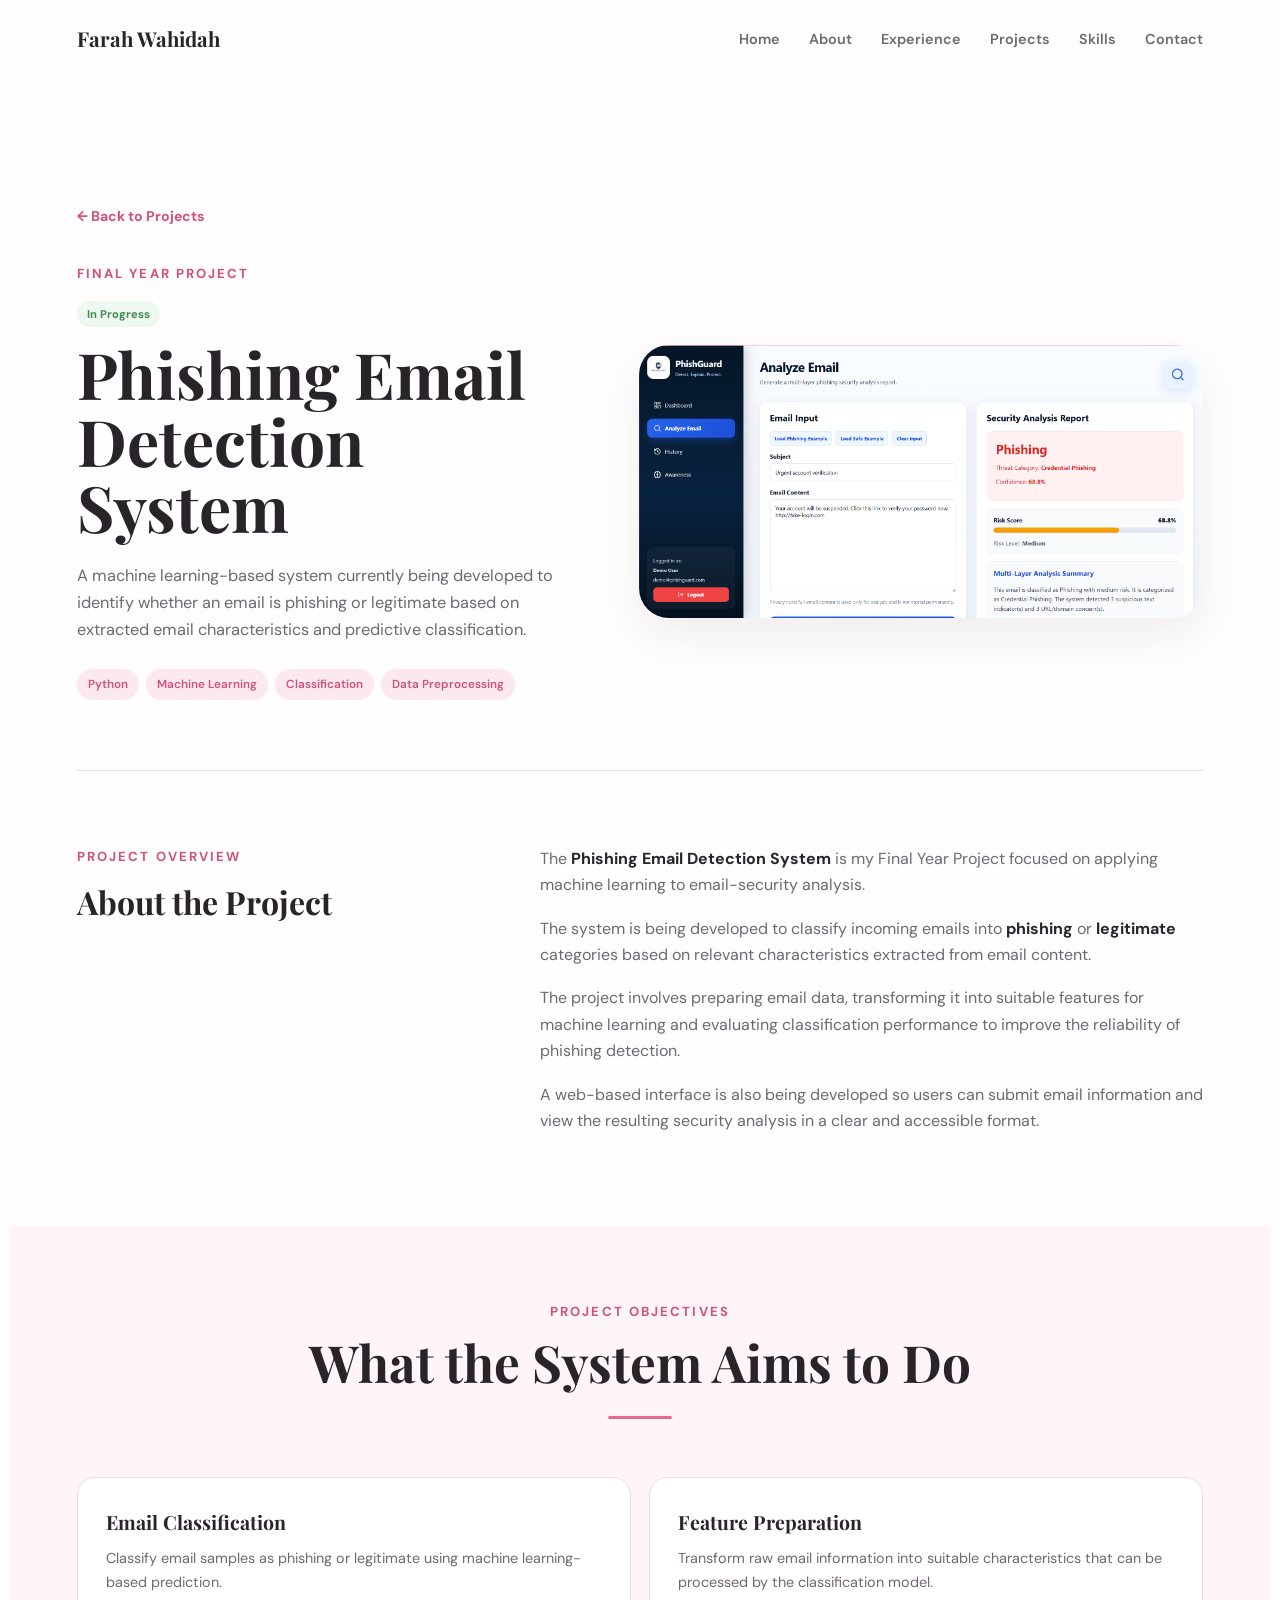
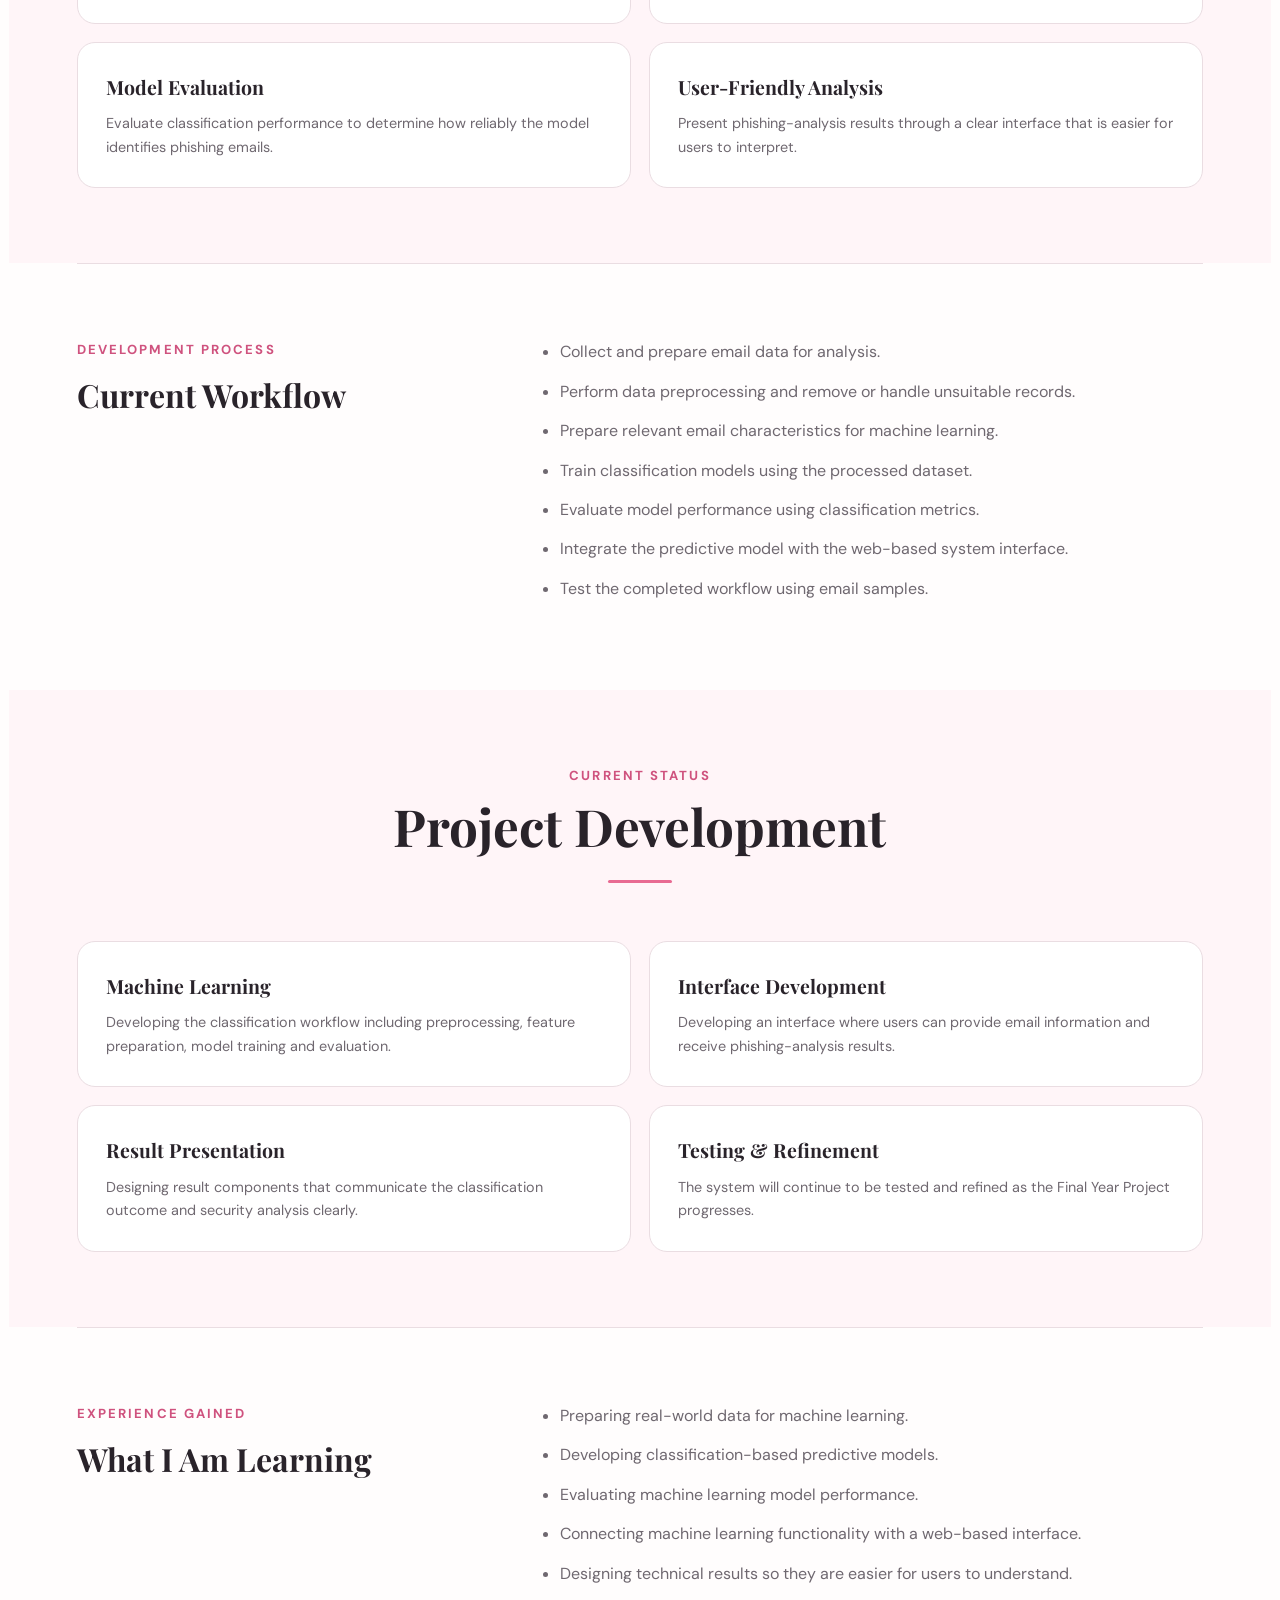
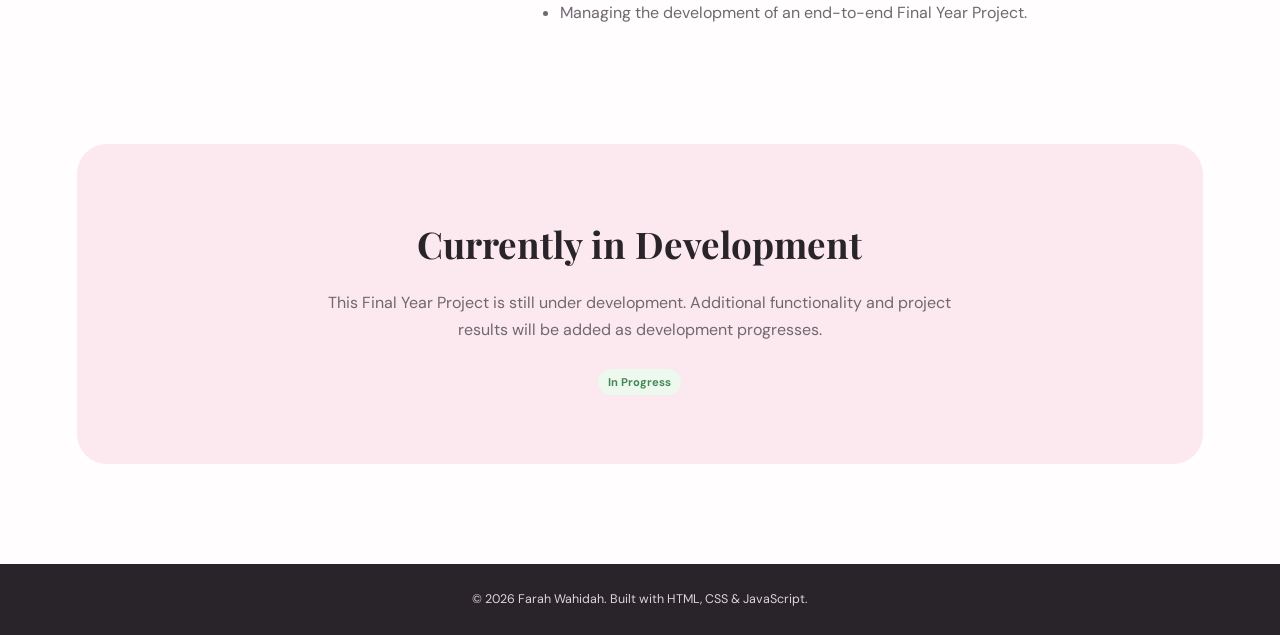
<file: projects/phishing.html>
<!DOCTYPE html>
<html lang="en">

<head>
    <meta charset="UTF-8">
    <meta name="viewport" content="width=device-width, initial-scale=1.0">

    <title>Phishing Email Detection System | Farah Wahidah</title>

    <link rel="stylesheet" href="../style.css">
</head>

<body>

    <!-- =========================
         NAVIGATION
    ========================== -->
    <header>

        <nav class="navbar">

            <a href="../index.html#home" class="logo">
                Farah Wahidah
            </a>

            <ul class="nav-links">

                <li><a href="../index.html#home">Home</a></li>
                <li><a href="../index.html#about">About</a></li>
                <li><a href="../index.html#experience">Experience</a></li>
                <li><a href="../index.html#projects">Projects</a></li>
                <li><a href="../index.html#skills">Skills</a></li>
                <li><a href="../index.html#contact">Contact</a></li>

            </ul>

        </nav>

    </header>


    <main class="project-detail-page">


        <!-- =========================
             BACK BUTTON
        ========================== -->
        <a
            href="../index.html#projects"
            class="back-project"
        >
            ← Back to Projects
        </a>


        <!-- =========================
             PROJECT HERO
        ========================== -->
        <section class="project-detail-hero">

            <div class="project-detail-intro">

                <p class="section-label">
                    FINAL YEAR PROJECT
                </p>

                <div style="margin: 15px 0;">

                    <span class="project-status progress">
                        In Progress
                    </span>

                </div>

                <h1>
                    Phishing Email Detection System
                </h1>

                <p class="project-detail-description">

                    A machine learning-based system currently being developed
                    to identify whether an email is phishing or legitimate
                    based on extracted email characteristics and predictive
                    classification.

                </p>


                <div class="project-tech detail-tech">

                    <span>Python</span>
                    <span>Machine Learning</span>
                    <span>Classification</span>
                    <span>Data Preprocessing</span>

                </div>

            </div>


            <!-- MAIN IMAGE -->
            <div class="project-detail-main-image">

                <img
                    src="../images/projects/phishing-system.png"
                    alt="Phishing Email Detection System Interface"
                >

            </div>

        </section>


        <!-- =========================
             PROJECT OVERVIEW
        ========================== -->
        <section class="project-detail-section">

            <div class="project-detail-grid">

                <div>

                    <p class="section-label">
                        PROJECT OVERVIEW
                    </p>

                    <h2>
                        About the Project
                    </h2>

                </div>


                <div class="project-detail-text">

                    <p>

                        The
                        <strong>Phishing Email Detection System</strong>
                        is my Final Year Project focused on applying
                        machine learning to email-security analysis.

                    </p>

                    <p>

                        The system is being developed to classify incoming
                        emails into
                        <strong>phishing</strong>
                        or
                        <strong>legitimate</strong>
                        categories based on relevant characteristics extracted
                        from email content.

                    </p>

                    <p>

                        The project involves preparing email data,
                        transforming it into suitable features for machine
                        learning and evaluating classification performance
                        to improve the reliability of phishing detection.

                    </p>

                    <p>

                        A web-based interface is also being developed so users
                        can submit email information and view the resulting
                        security analysis in a clear and accessible format.

                    </p>

                </div>

            </div>

        </section>


        <!-- =========================
             PROJECT OBJECTIVES
        ========================== -->
        <section class="project-detail-section soft-project-section">

            <div class="section-heading">

                <p class="section-label">
                    PROJECT OBJECTIVES
                </p>

                <h2>
                    What the System Aims to Do
                </h2>

                <div class="heading-line"></div>

            </div>


            <div class="project-feature-grid">


                <div class="project-feature-card">

                    <h3>
                        Email Classification
                    </h3>

                    <p>

                        Classify email samples as phishing or legitimate
                        using machine learning-based prediction.

                    </p>

                </div>


                <div class="project-feature-card">

                    <h3>
                        Feature Preparation
                    </h3>

                    <p>

                        Transform raw email information into suitable
                        characteristics that can be processed by the
                        classification model.

                    </p>

                </div>


                <div class="project-feature-card">

                    <h3>
                        Model Evaluation
                    </h3>

                    <p>

                        Evaluate classification performance to determine
                        how reliably the model identifies phishing emails.

                    </p>

                </div>


                <div class="project-feature-card">

                    <h3>
                        User-Friendly Analysis
                    </h3>

                    <p>

                        Present phishing-analysis results through a clear
                        interface that is easier for users to interpret.

                    </p>

                </div>

            </div>

        </section>


        <!-- =========================
             DEVELOPMENT PROCESS
        ========================== -->
        <section class="project-detail-section">

            <div class="project-detail-grid">

                <div>

                    <p class="section-label">
                        DEVELOPMENT PROCESS
                    </p>

                    <h2>
                        Current Workflow
                    </h2>

                </div>


                <div class="project-detail-text">

                    <ul class="project-learning-list">

                        <li>
                            Collect and prepare email data for analysis.
                        </li>

                        <li>
                            Perform data preprocessing and remove or handle
                            unsuitable records.
                        </li>

                        <li>
                            Prepare relevant email characteristics for
                            machine learning.
                        </li>

                        <li>
                            Train classification models using the processed
                            dataset.
                        </li>

                        <li>
                            Evaluate model performance using classification
                            metrics.
                        </li>

                        <li>
                            Integrate the predictive model with the
                            web-based system interface.
                        </li>

                        <li>
                            Test the completed workflow using email samples.
                        </li>

                    </ul>

                </div>

            </div>

        </section>


        <!-- =========================
             CURRENT DEVELOPMENT
        ========================== -->
        <section class="project-detail-section soft-project-section">

            <div class="section-heading">

                <p class="section-label">
                    CURRENT STATUS
                </p>

                <h2>
                    Project Development
                </h2>

                <div class="heading-line"></div>

            </div>


            <div class="project-feature-grid">


                <div class="project-feature-card">

                    <h3>
                        Machine Learning
                    </h3>

                    <p>

                        Developing the classification workflow including
                        preprocessing, feature preparation, model training
                        and evaluation.

                    </p>

                </div>


                <div class="project-feature-card">

                    <h3>
                        Interface Development
                    </h3>

                    <p>

                        Developing an interface where users can provide email
                        information and receive phishing-analysis results.

                    </p>

                </div>


                <div class="project-feature-card">

                    <h3>
                        Result Presentation
                    </h3>

                    <p>

                        Designing result components that communicate the
                        classification outcome and security analysis clearly.

                    </p>

                </div>


                <div class="project-feature-card">

                    <h3>
                        Testing & Refinement
                    </h3>

                    <p>

                        The system will continue to be tested and refined
                        as the Final Year Project progresses.

                    </p>

                </div>

            </div>

        </section>


        <!-- =========================
             EXPERIENCE GAINED
        ========================== -->
        <section class="project-detail-section">

            <div class="project-detail-grid">

                <div>

                    <p class="section-label">
                        EXPERIENCE GAINED
                    </p>

                    <h2>
                        What I Am Learning
                    </h2>

                </div>


                <div class="project-detail-text">

                    <ul class="project-learning-list">

                        <li>
                            Preparing real-world data for machine learning.
                        </li>

                        <li>
                            Developing classification-based predictive models.
                        </li>

                        <li>
                            Evaluating machine learning model performance.
                        </li>

                        <li>
                            Connecting machine learning functionality with
                            a web-based interface.
                        </li>

                        <li>
                            Designing technical results so they are easier
                            for users to understand.
                        </li>

                        <li>
                            Managing the development of an end-to-end
                            Final Year Project.
                        </li>

                    </ul>

                </div>

            </div>

        </section>


        <!-- =========================
             FINAL CTA
        ========================== -->
        <section class="project-detail-cta">

            <h2>
                Currently in Development
            </h2>

            <p>

                This Final Year Project is still under development.
                Additional functionality and project results will be
                added as development progresses.

            </p>

            <div style="margin-top: 25px;">

                <span class="project-status progress">
                    In Progress
                </span>

            </div>

        </section>

    </main>


    <!-- =========================
         FOOTER
    ========================== -->
    <footer class="footer">

        <p>
            © 2026 Farah Wahidah. Built with HTML, CSS & JavaScript.
        </p>

    </footer>

</body>

</html>
</file>
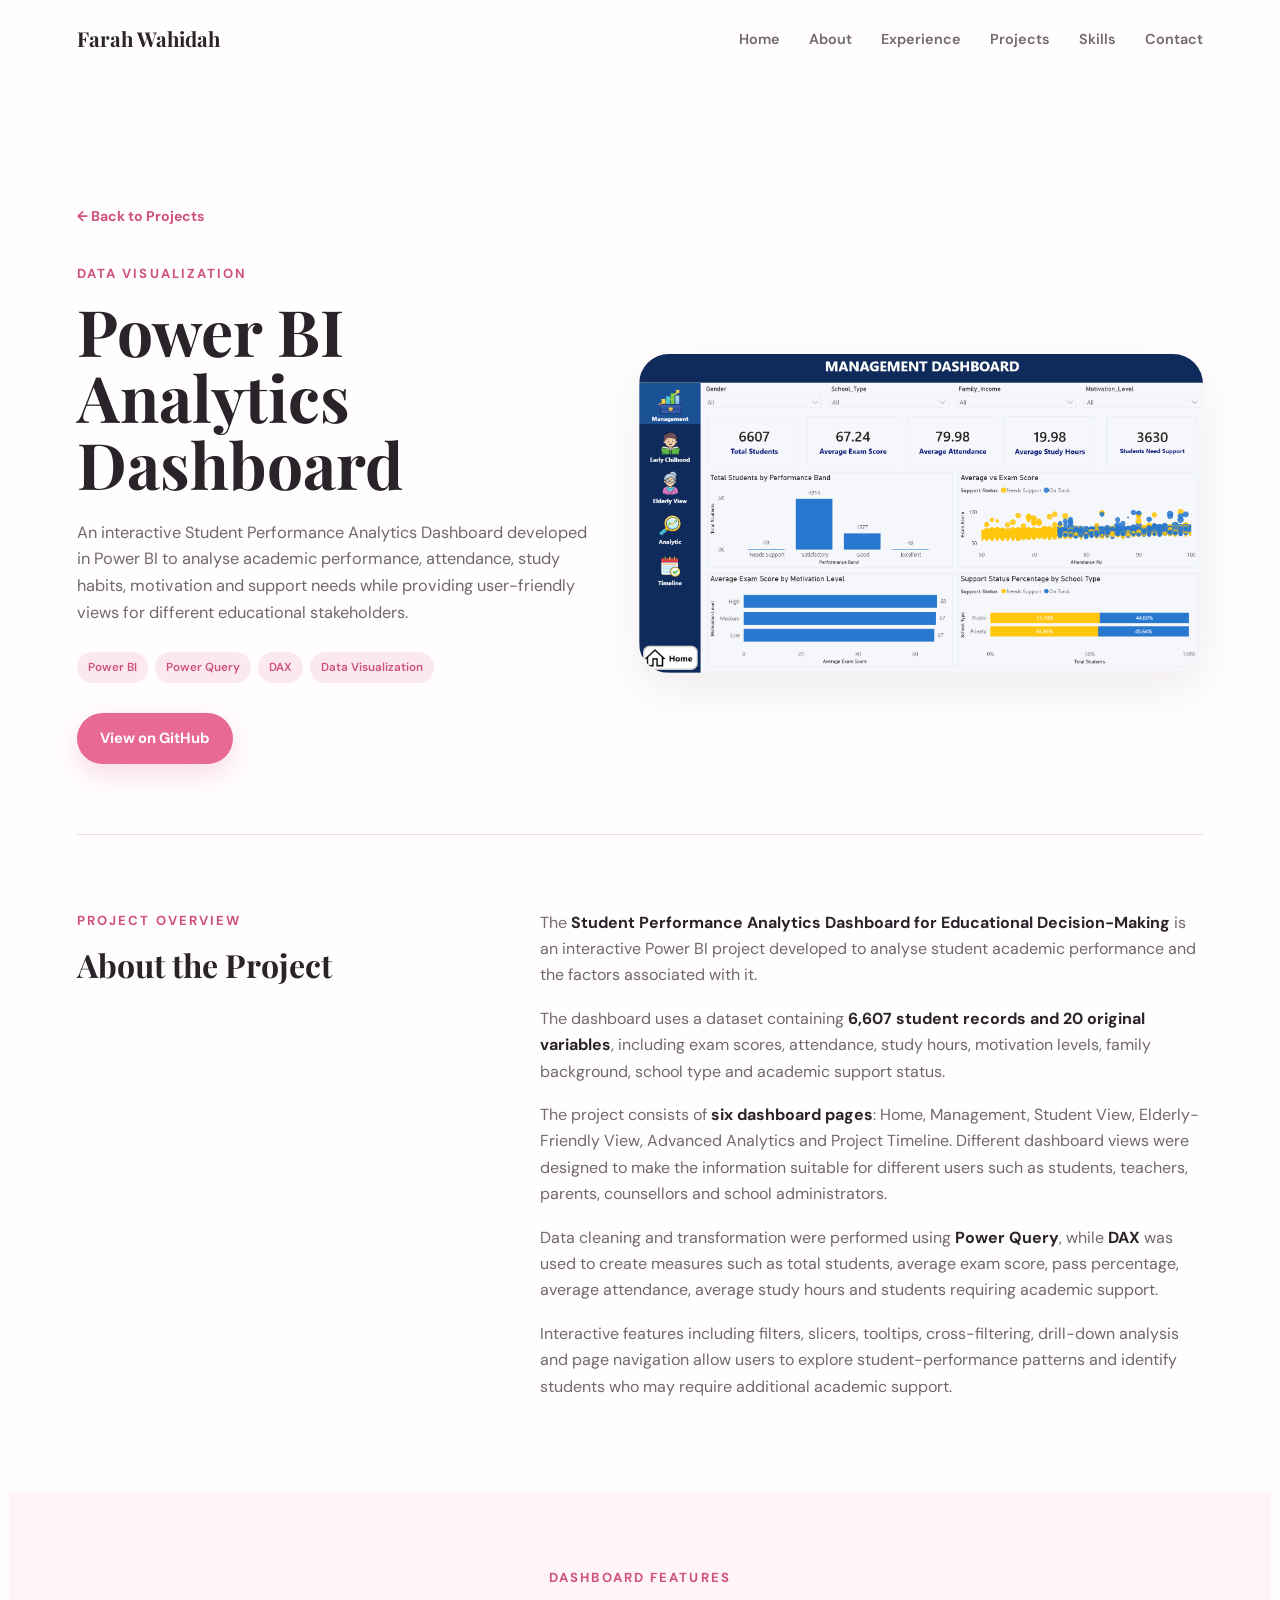
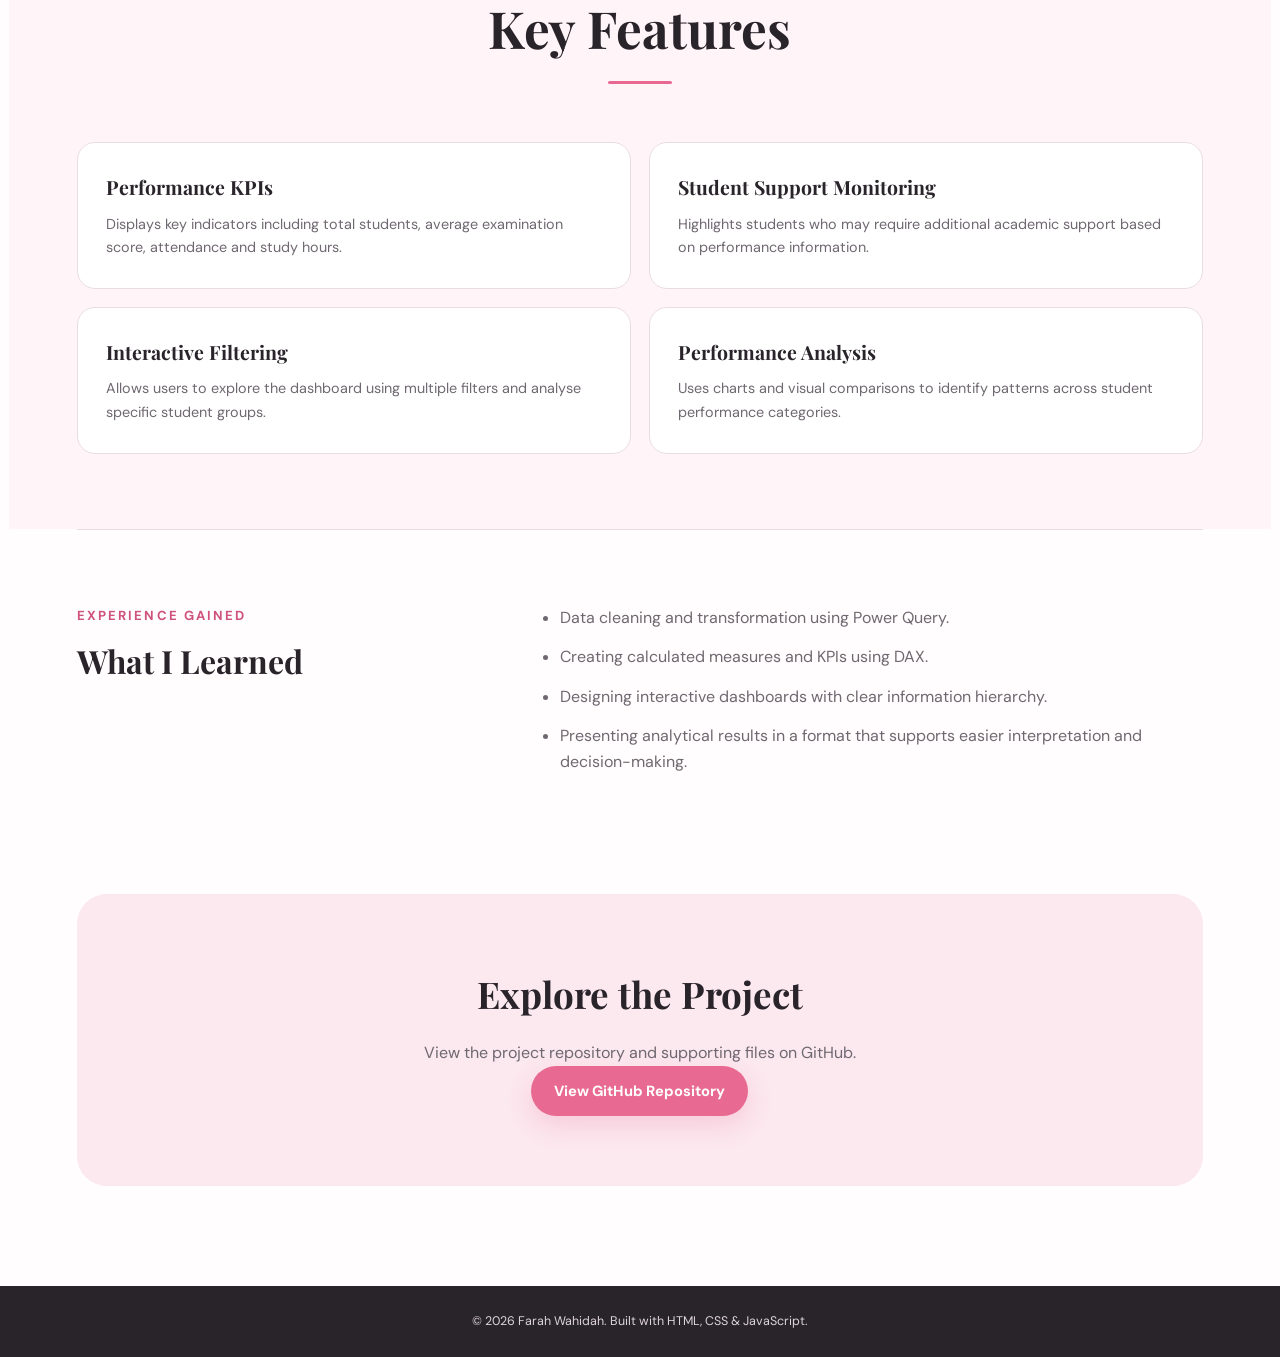
<file: projects/powerbi.html>
<!DOCTYPE html>
<html lang="en">

<head>
    <meta charset="UTF-8">
    <meta name="viewport" content="width=device-width, initial-scale=1.0">

    <title>Power BI Analytics Dashboard | Farah Wahidah</title>

    <link rel="stylesheet" href="../style.css">
</head>

<body>

    <!-- NAVIGATION -->
    <header>
        <nav class="navbar">

            <a href="../index.html#home" class="logo">
                Farah Wahidah
            </a>

            <ul class="nav-links">
                <li><a href="../index.html#home">Home</a></li>
                <li><a href="../index.html#about">About</a></li>
                <li><a href="../index.html#experience">Experience</a></li>
                <li><a href="../index.html#projects">Projects</a></li>
                <li><a href="../index.html#skills">Skills</a></li>
                <li><a href="../index.html#contact">Contact</a></li>
            </ul>

        </nav>
    </header>


    <main class="project-detail-page">

        <!-- BACK -->
        <a href="../index.html#projects" class="back-project">
            ← Back to Projects
        </a>


        <!-- PROJECT HEADER -->
        <section class="project-detail-hero">

            <div class="project-detail-intro">

                <p class="section-label">
                    DATA VISUALIZATION
                </p>

                <h1>
                    Power BI Analytics Dashboard
                </h1>

                <p class="project-detail-description">
                An interactive Student Performance Analytics Dashboard developed
                in Power BI to analyse academic performance, attendance, study
                habits, motivation and support needs while providing user-friendly
                views for different educational stakeholders.
                </p>


                <div class="project-tech detail-tech">
                    <span>Power BI</span>
                    <span>Power Query</span>
                    <span>DAX</span>
                    <span>Data Visualization</span>
                </div>


                <div class="project-detail-buttons">

                    <a
                        href="https://github.com/farahw2303-hue/DV-Power-BI-Dashboard"
                        target="_blank"
                        rel="noopener noreferrer"
                        class="btn primary-btn"
                    >
                        View on GitHub
                    </a>

                </div>

            </div>


            <div class="project-detail-main-image">

                <img
                    src="../images/projects/powerbi-dashboard.png"
                    alt="Power BI Analytics Dashboard"
                >

            </div>

        </section>



       <!-- OVERVIEW -->
<section class="project-detail-section">

    <div class="project-detail-grid">

        <div>

            <p class="section-label">
                PROJECT OVERVIEW
            </p>

            <h2>
                About the Project
            </h2>

        </div>


        <div class="project-detail-text">

            <p>
                The <strong>Student Performance Analytics Dashboard for
                Educational Decision-Making</strong> is an interactive
                Power BI project developed to analyse student academic
                performance and the factors associated with it.
            </p>

            <p>
                The dashboard uses a dataset containing
                <strong>6,607 student records and 20 original variables</strong>,
                including exam scores, attendance, study hours, motivation
                levels, family background, school type and academic
                support status.
            </p>

            <p>
                The project consists of <strong>six dashboard pages</strong>:
                Home, Management, Student View, Elderly-Friendly View,
                Advanced Analytics and Project Timeline. Different dashboard
                views were designed to make the information suitable for
                different users such as students, teachers, parents,
                counsellors and school administrators.
            </p>

            <p>
                Data cleaning and transformation were performed using
                <strong>Power Query</strong>, while
                <strong>DAX</strong> was used to create measures such as
                total students, average exam score, pass percentage,
                average attendance, average study hours and students
                requiring academic support.
            </p>

            <p>
                Interactive features including filters, slicers, tooltips,
                cross-filtering, drill-down analysis and page navigation
                allow users to explore student-performance patterns and
                identify students who may require additional academic support.
            </p>

        </div>

    </div>

</section>



        <!-- FEATURES -->
        <section class="project-detail-section soft-project-section">

            <div class="section-heading">

                <p class="section-label">
                    DASHBOARD FEATURES
                </p>

                <h2>
                    Key Features
                </h2>

                <div class="heading-line"></div>

            </div>


            <div class="project-feature-grid">

                <div class="project-feature-card">
                    <h3>Performance KPIs</h3>

                    <p>
                        Displays key indicators including total students,
                        average examination score, attendance and study hours.
                    </p>
                </div>


                <div class="project-feature-card">
                    <h3>Student Support Monitoring</h3>

                    <p>
                        Highlights students who may require additional
                        academic support based on performance information.
                    </p>
                </div>


                <div class="project-feature-card">
                    <h3>Interactive Filtering</h3>

                    <p>
                        Allows users to explore the dashboard using multiple
                        filters and analyse specific student groups.
                    </p>
                </div>


                <div class="project-feature-card">
                    <h3>Performance Analysis</h3>

                    <p>
                        Uses charts and visual comparisons to identify
                        patterns across student performance categories.
                    </p>
                </div>

            </div>

        </section>



        <!-- WHAT I LEARNED -->
        <section class="project-detail-section">

            <div class="project-detail-grid">

                <div>
                    <p class="section-label">
                        EXPERIENCE GAINED
                    </p>

                    <h2>
                        What I Learned
                    </h2>
                </div>


                <div class="project-detail-text">

                    <ul class="project-learning-list">

                        <li>
                            Data cleaning and transformation using Power Query.
                        </li>

                        <li>
                            Creating calculated measures and KPIs using DAX.
                        </li>

                        <li>
                            Designing interactive dashboards with clear
                            information hierarchy.
                        </li>

                        <li>
                            Presenting analytical results in a format that
                            supports easier interpretation and decision-making.
                        </li>

                    </ul>

                </div>

            </div>

        </section>



        <!-- FINAL CTA -->
        <section class="project-detail-cta">

            <h2>
                Explore the Project
            </h2>

            <p>
                View the project repository and supporting files on GitHub.
            </p>

            <a
                href="https://github.com/farahw2303-hue/DV-Power-BI-Dashboard"
                target="_blank"
                rel="noopener noreferrer"
                class="btn primary-btn"
            >
                View GitHub Repository
            </a>

        </section>

    </main>


    <footer class="footer">
        <p>
            © 2026 Farah Wahidah. Built with HTML, CSS & JavaScript.
        </p>
    </footer>


</body>

</html>
</file>
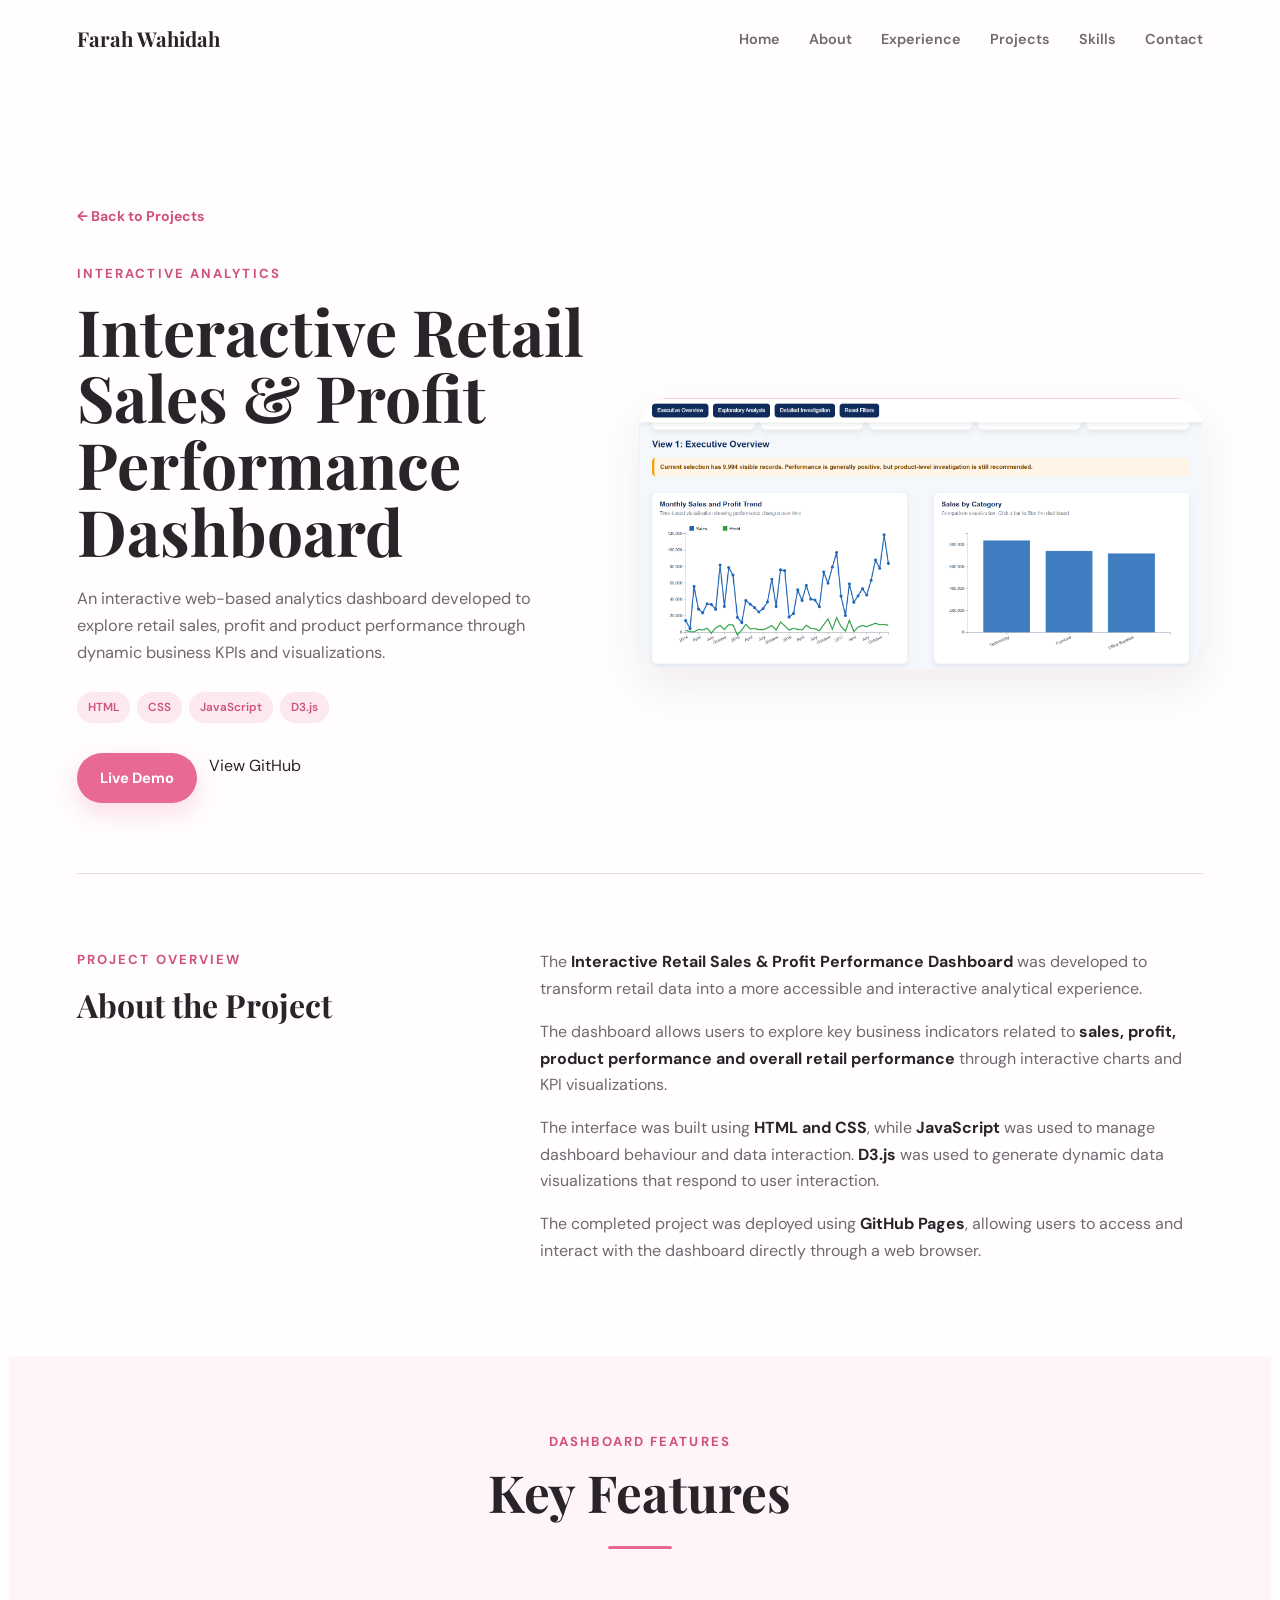
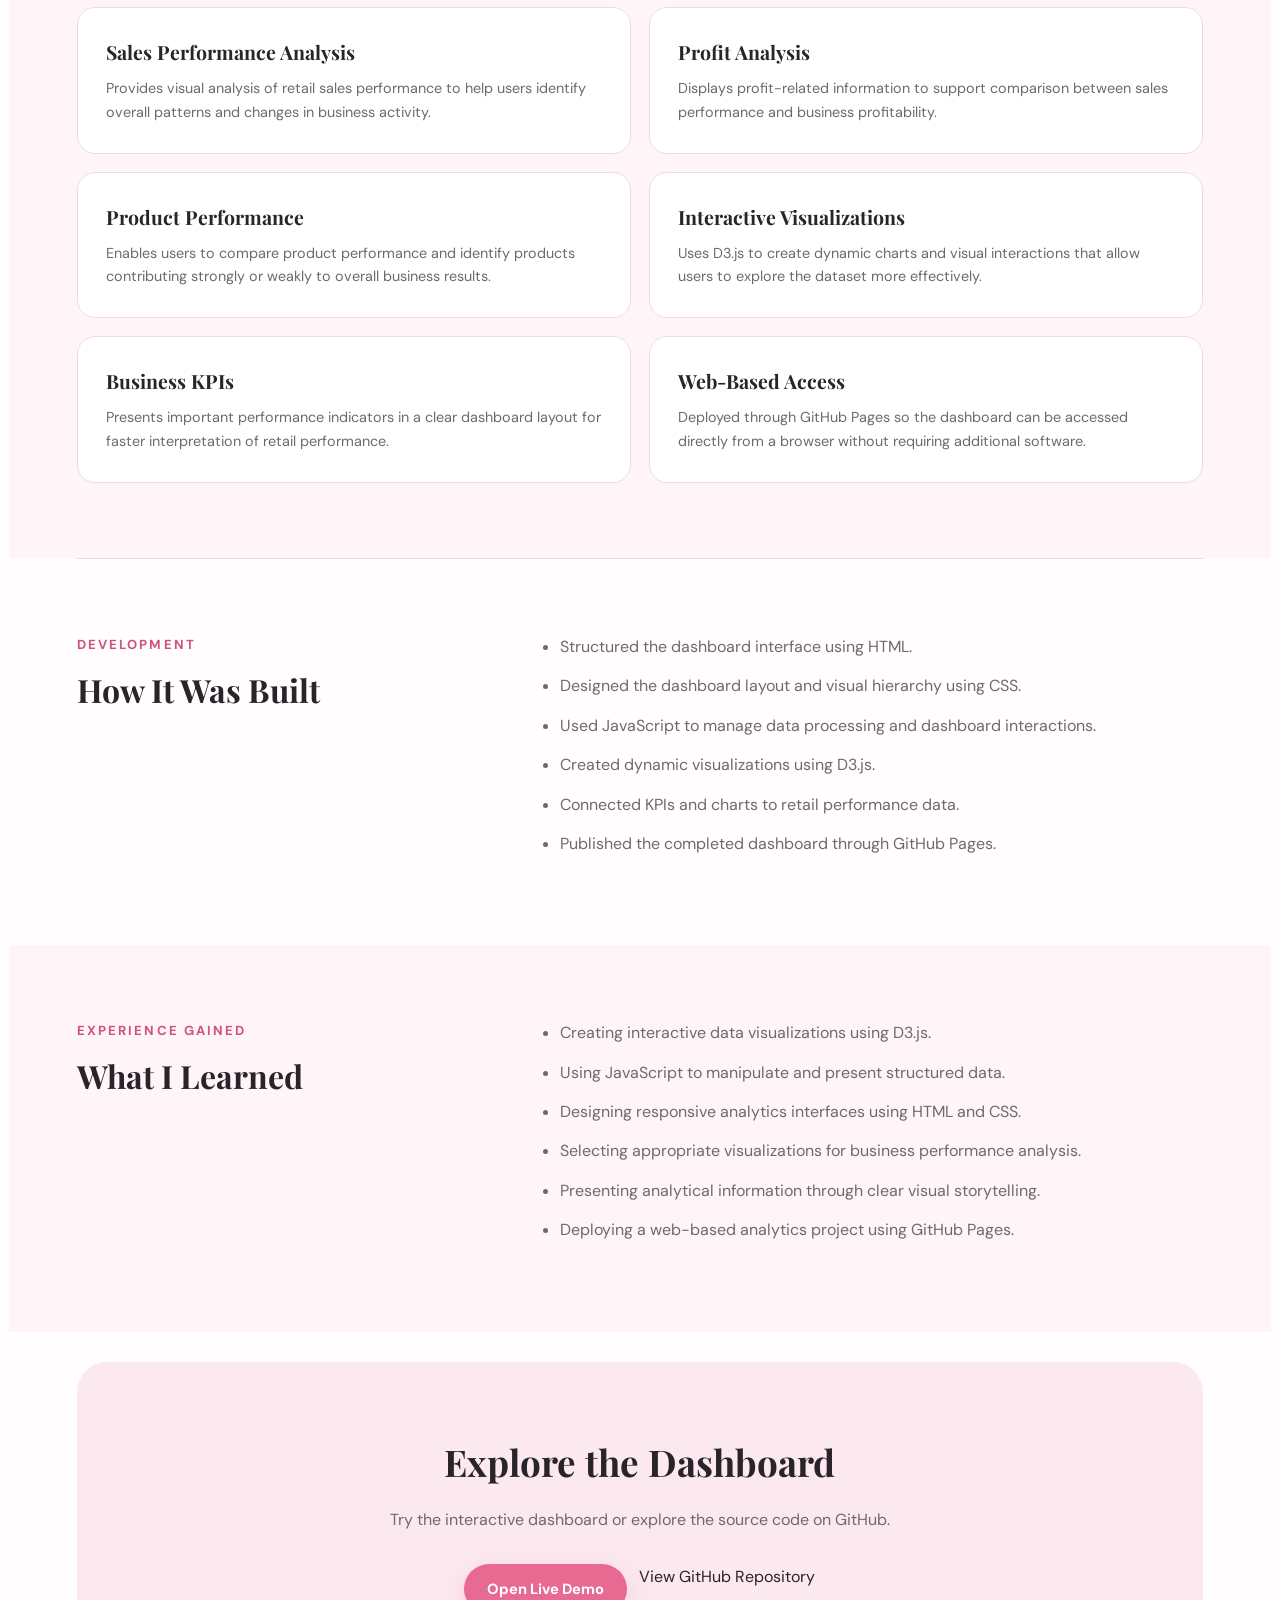
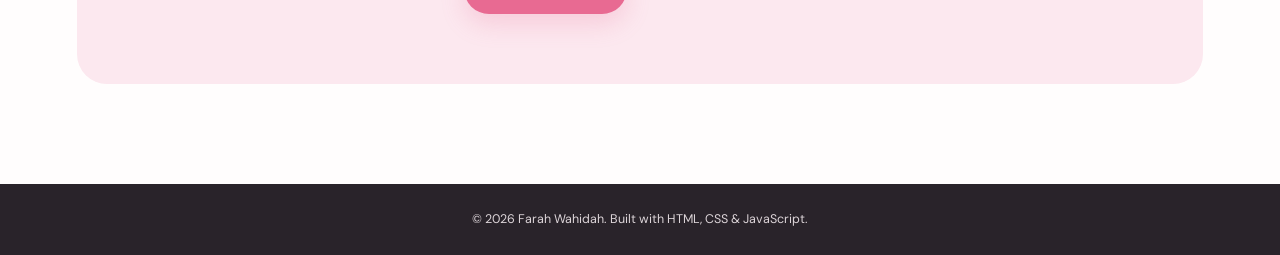
<file: projects/retail.html>
<!DOCTYPE html>
<html lang="en">

<head>
    <meta charset="UTF-8">
    <meta name="viewport" content="width=device-width, initial-scale=1.0">

    <title>Retail Sales & Profit Dashboard | Farah Wahidah</title>

    <link rel="stylesheet" href="../style.css">
</head>

<body>

    <!-- =========================
         NAVIGATION
    ========================== -->
    <header>

        <nav class="navbar">

            <a href="../index.html#home" class="logo">
                Farah Wahidah
            </a>

            <ul class="nav-links">

                <li>
                    <a href="../index.html#home">Home</a>
                </li>

                <li>
                    <a href="../index.html#about">About</a>
                </li>

                <li>
                    <a href="../index.html#experience">Experience</a>
                </li>

                <li>
                    <a href="../index.html#projects">Projects</a>
                </li>

                <li>
                    <a href="../index.html#skills">Skills</a>
                </li>

                <li>
                    <a href="../index.html#contact">Contact</a>
                </li>

            </ul>

        </nav>

    </header>


    <main class="project-detail-page">


        <!-- =========================
             BACK BUTTON
        ========================== -->
        <a
            href="../index.html#projects"
            class="back-project"
        >
            ← Back to Projects
        </a>


        <!-- =========================
             PROJECT HERO
        ========================== -->
        <section class="project-detail-hero">

            <div class="project-detail-intro">

                <p class="section-label">
                    INTERACTIVE ANALYTICS
                </p>

                <h1>
                    Interactive Retail Sales & Profit Performance Dashboard
                </h1>

                <p class="project-detail-description">

                    An interactive web-based analytics dashboard developed
                    to explore retail sales, profit and product performance
                    through dynamic business KPIs and visualizations.

                </p>


                <div class="project-tech detail-tech">

                    <span>HTML</span>

                    <span>CSS</span>

                    <span>JavaScript</span>

                    <span>D3.js</span>

                </div>


                <div class="project-detail-buttons">

                    <!-- LIVE DEMO -->
                    <a
                        href="https://farahw2303-hue.github.io/Interactive-Retail-Sales-and-Profit-Performance-Dashboard/"
                        target="_blank"
                        rel="noopener noreferrer"
                        class="btn primary-btn"
                    >
                        Live Demo
                    </a>


                    <!-- GITHUB -->
                    <a
                        href="https://github.com/farahw2303-hue/Interactive-Retail-Sales-and-Profit-Performance-Dashboard"
                        target="_blank"
                        rel="noopener noreferrer"
                        class="project-btn outline-project-btn"
                    >
                        View GitHub
                    </a>

                </div>

            </div>


            <!-- MAIN IMAGE -->
            <div class="project-detail-main-image">

                <img
                    src="../images/projects/retail-dashboard.png"
                    alt="Interactive Retail Sales and Profit Performance Dashboard"
                >

            </div>

        </section>


        <!-- =========================
             PROJECT OVERVIEW
        ========================== -->
        <section class="project-detail-section">

            <div class="project-detail-grid">

                <div>

                    <p class="section-label">
                        PROJECT OVERVIEW
                    </p>

                    <h2>
                        About the Project
                    </h2>

                </div>


                <div class="project-detail-text">

                    <p>

                        The
                        <strong>
                            Interactive Retail Sales & Profit Performance Dashboard
                        </strong>
                        was developed to transform retail data into a more
                        accessible and interactive analytical experience.

                    </p>

                    <p>

                        The dashboard allows users to explore key business
                        indicators related to
                        <strong>
                            sales, profit, product performance and overall
                            retail performance
                        </strong>
                        through interactive charts and KPI visualizations.

                    </p>

                    <p>

                        The interface was built using
                        <strong>HTML and CSS</strong>,
                        while <strong>JavaScript</strong> was used to manage
                        dashboard behaviour and data interaction.

                        <strong>D3.js</strong> was used to generate dynamic
                        data visualizations that respond to user interaction.

                    </p>

                    <p>

                        The completed project was deployed using
                        <strong>GitHub Pages</strong>,
                        allowing users to access and interact with the dashboard
                        directly through a web browser.

                    </p>

                </div>

            </div>

        </section>


        <!-- =========================
             FEATURES
        ========================== -->
        <section class="project-detail-section soft-project-section">

            <div class="section-heading">

                <p class="section-label">
                    DASHBOARD FEATURES
                </p>

                <h2>
                    Key Features
                </h2>

                <div class="heading-line"></div>

            </div>


            <div class="project-feature-grid">


                <!-- FEATURE 1 -->
                <div class="project-feature-card">

                    <h3>
                        Sales Performance Analysis
                    </h3>

                    <p>

                        Provides visual analysis of retail sales performance
                        to help users identify overall patterns and changes
                        in business activity.

                    </p>

                </div>


                <!-- FEATURE 2 -->
                <div class="project-feature-card">

                    <h3>
                        Profit Analysis
                    </h3>

                    <p>

                        Displays profit-related information to support
                        comparison between sales performance and business
                        profitability.

                    </p>

                </div>


                <!-- FEATURE 3 -->
                <div class="project-feature-card">

                    <h3>
                        Product Performance
                    </h3>

                    <p>

                        Enables users to compare product performance and
                        identify products contributing strongly or weakly
                        to overall business results.

                    </p>

                </div>


                <!-- FEATURE 4 -->
                <div class="project-feature-card">

                    <h3>
                        Interactive Visualizations
                    </h3>

                    <p>

                        Uses D3.js to create dynamic charts and visual
                        interactions that allow users to explore the dataset
                        more effectively.

                    </p>

                </div>


                <!-- FEATURE 5 -->
                <div class="project-feature-card">

                    <h3>
                        Business KPIs
                    </h3>

                    <p>

                        Presents important performance indicators in a clear
                        dashboard layout for faster interpretation of retail
                        performance.

                    </p>

                </div>


                <!-- FEATURE 6 -->
                <div class="project-feature-card">

                    <h3>
                        Web-Based Access
                    </h3>

                    <p>

                        Deployed through GitHub Pages so the dashboard can
                        be accessed directly from a browser without requiring
                        additional software.

                    </p>

                </div>

            </div>

        </section>


        <!-- =========================
             DEVELOPMENT PROCESS
        ========================== -->
        <section class="project-detail-section">

            <div class="project-detail-grid">

                <div>

                    <p class="section-label">
                        DEVELOPMENT
                    </p>

                    <h2>
                        How It Was Built
                    </h2>

                </div>


                <div class="project-detail-text">

                    <ul class="project-learning-list">

                        <li>
                            Structured the dashboard interface using HTML.
                        </li>

                        <li>
                            Designed the dashboard layout and visual hierarchy
                            using CSS.
                        </li>

                        <li>
                            Used JavaScript to manage data processing and
                            dashboard interactions.
                        </li>

                        <li>
                            Created dynamic visualizations using D3.js.
                        </li>

                        <li>
                            Connected KPIs and charts to retail performance
                            data.
                        </li>

                        <li>
                            Published the completed dashboard through
                            GitHub Pages.
                        </li>

                    </ul>

                </div>

            </div>

        </section>


        <!-- =========================
             EXPERIENCE GAINED
        ========================== -->
        <section class="project-detail-section soft-project-section">

            <div class="project-detail-grid">

                <div>

                    <p class="section-label">
                        EXPERIENCE GAINED
                    </p>

                    <h2>
                        What I Learned
                    </h2>

                </div>


                <div class="project-detail-text">

                    <ul class="project-learning-list">

                        <li>
                            Creating interactive data visualizations using
                            D3.js.
                        </li>

                        <li>
                            Using JavaScript to manipulate and present
                            structured data.
                        </li>

                        <li>
                            Designing responsive analytics interfaces using
                            HTML and CSS.
                        </li>

                        <li>
                            Selecting appropriate visualizations for business
                            performance analysis.
                        </li>

                        <li>
                            Presenting analytical information through
                            clear visual storytelling.
                        </li>

                        <li>
                            Deploying a web-based analytics project using
                            GitHub Pages.
                        </li>

                    </ul>

                </div>

            </div>

        </section>


        <!-- =========================
             FINAL CTA
        ========================== -->
        <section class="project-detail-cta">

            <h2>
                Explore the Dashboard
            </h2>

            <p>
                Try the interactive dashboard or explore the source code
                on GitHub.
            </p>


            <div class="project-detail-buttons">

                <a
                    href="https://farahw2303-hue.github.io/Interactive-Retail-Sales-and-Profit-Performance-Dashboard/"
                    target="_blank"
                    rel="noopener noreferrer"
                    class="btn primary-btn"
                >
                    Open Live Demo
                </a>


                <a
                    href="https://github.com/farahw2303-hue/Interactive-Retail-Sales-and-Profit-Performance-Dashboard"
                    target="_blank"
                    rel="noopener noreferrer"
                    class="project-btn outline-project-btn"
                >
                    View GitHub Repository
                </a>

            </div>

        </section>

    </main>


    <!-- =========================
         FOOTER
    ========================== -->
    <footer class="footer">

        <p>
            © 2026 Farah Wahidah. Built with HTML, CSS & JavaScript.
        </p>

    </footer>

</body>

</html>
</file>
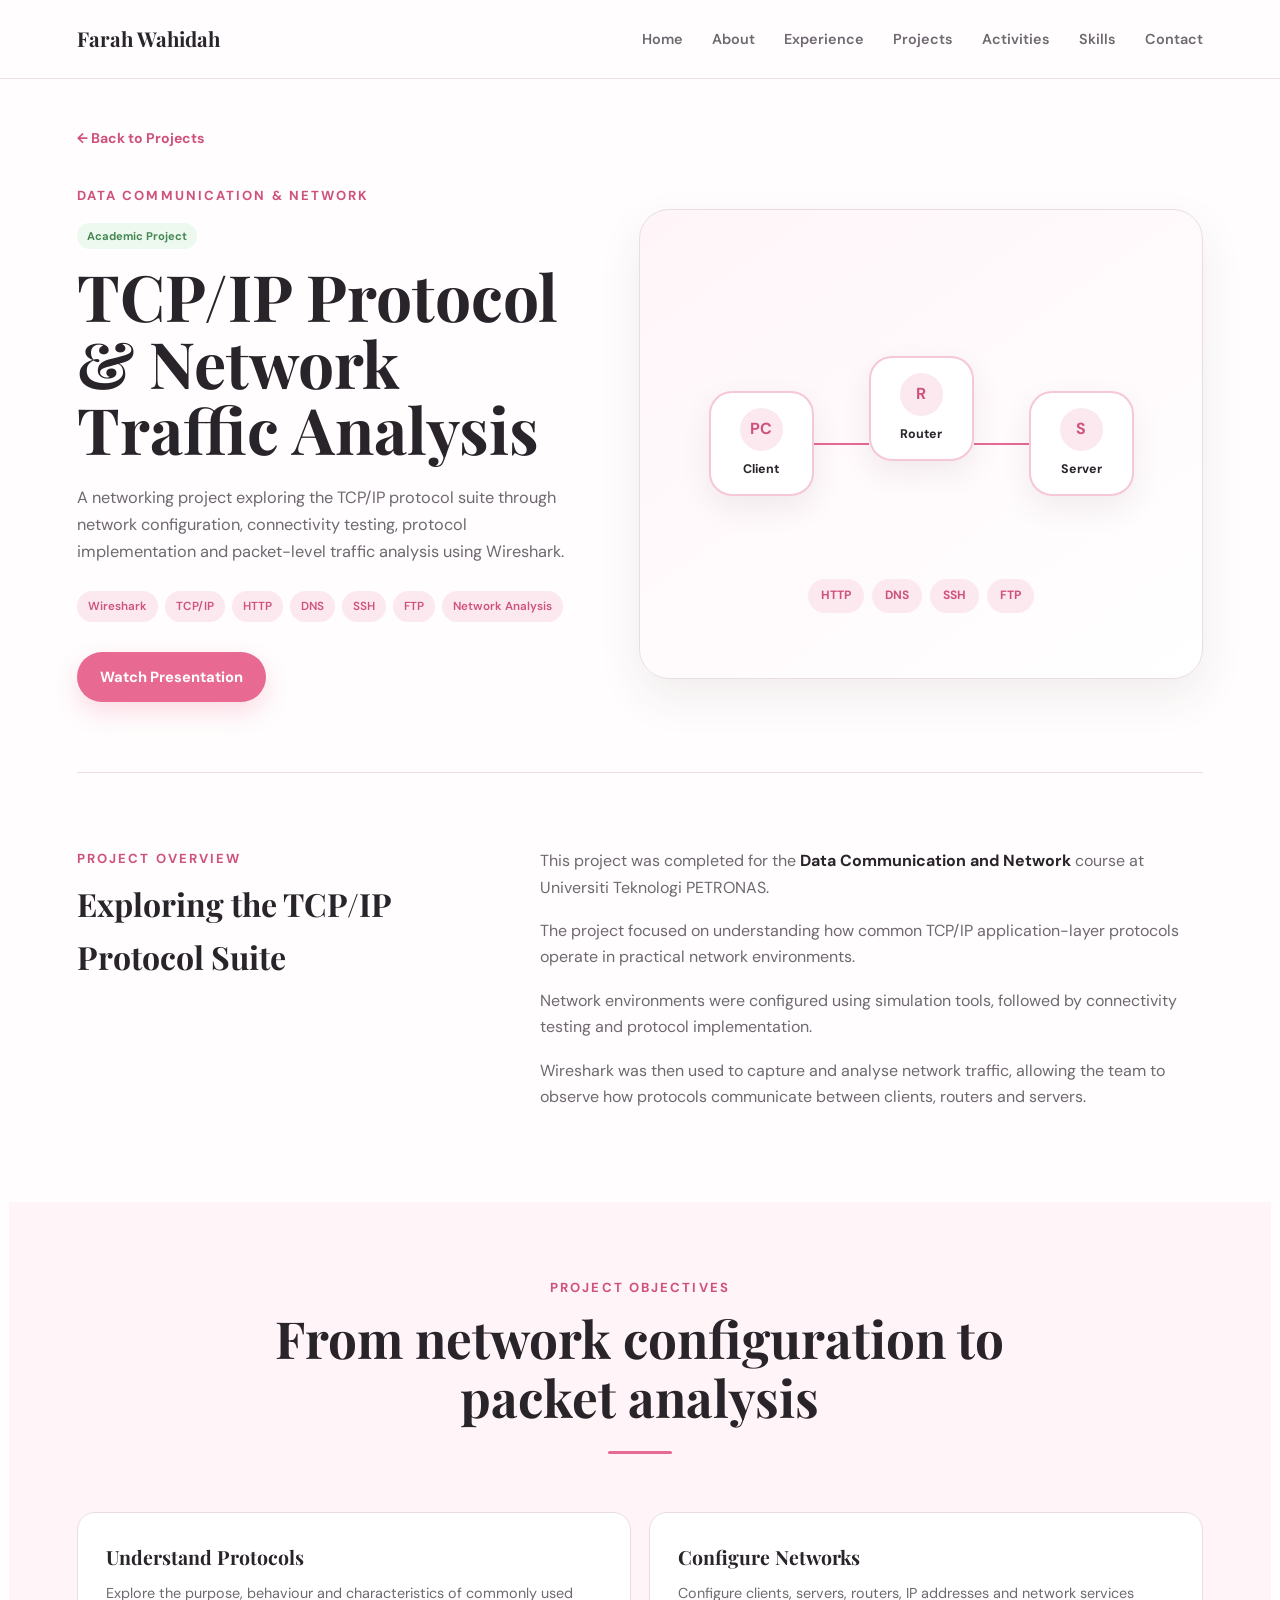
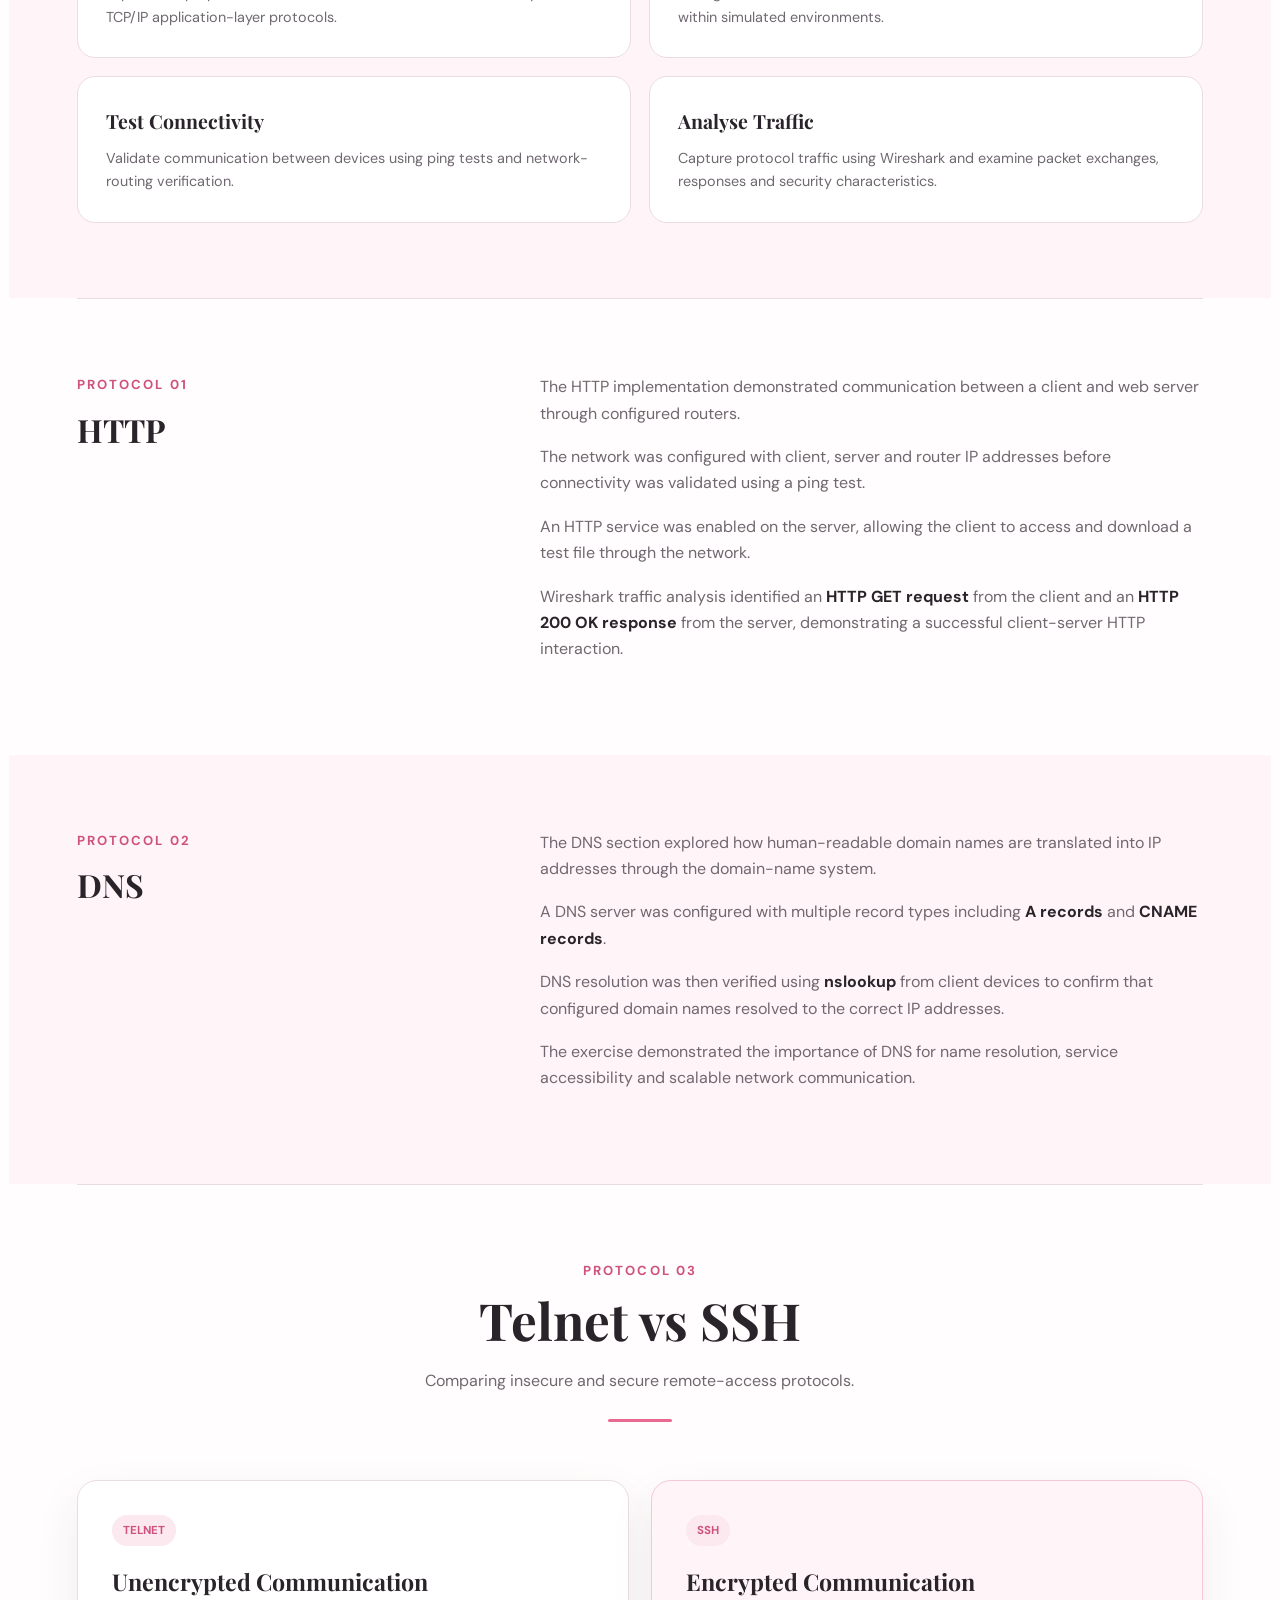
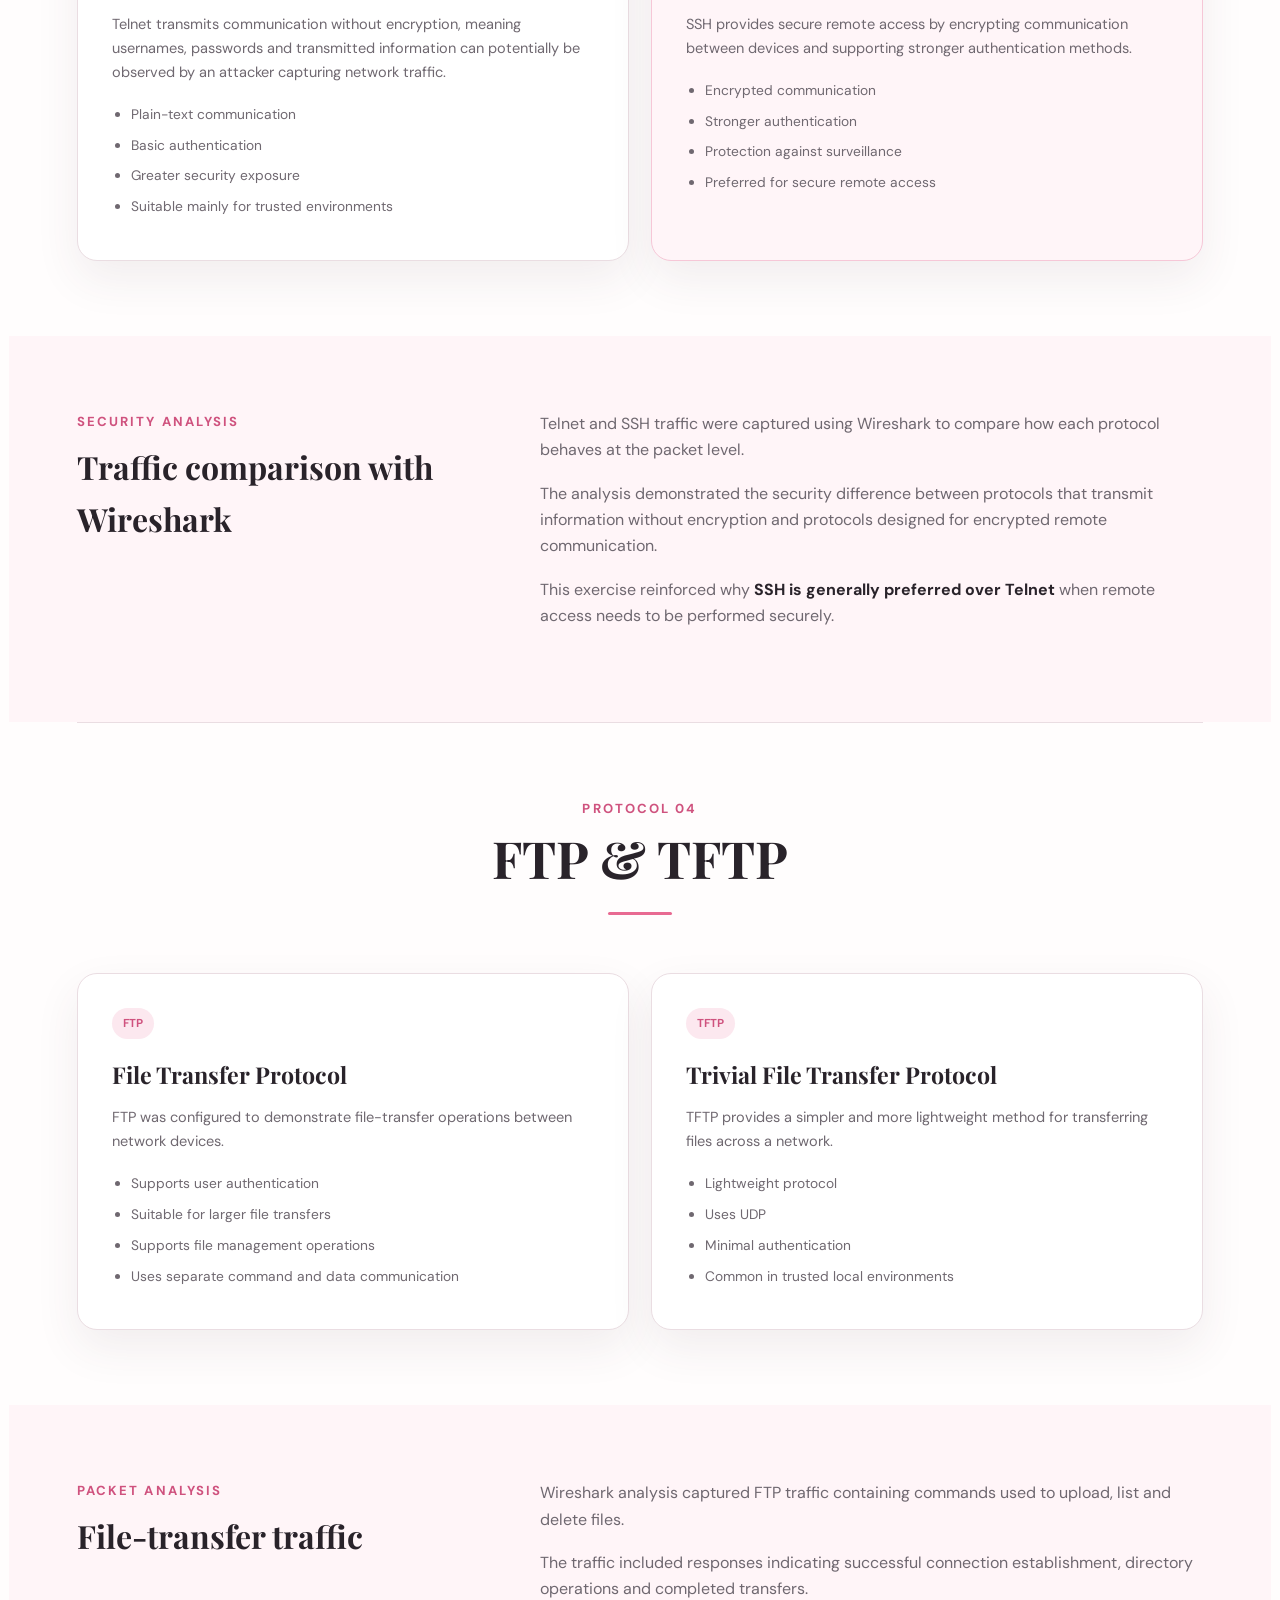
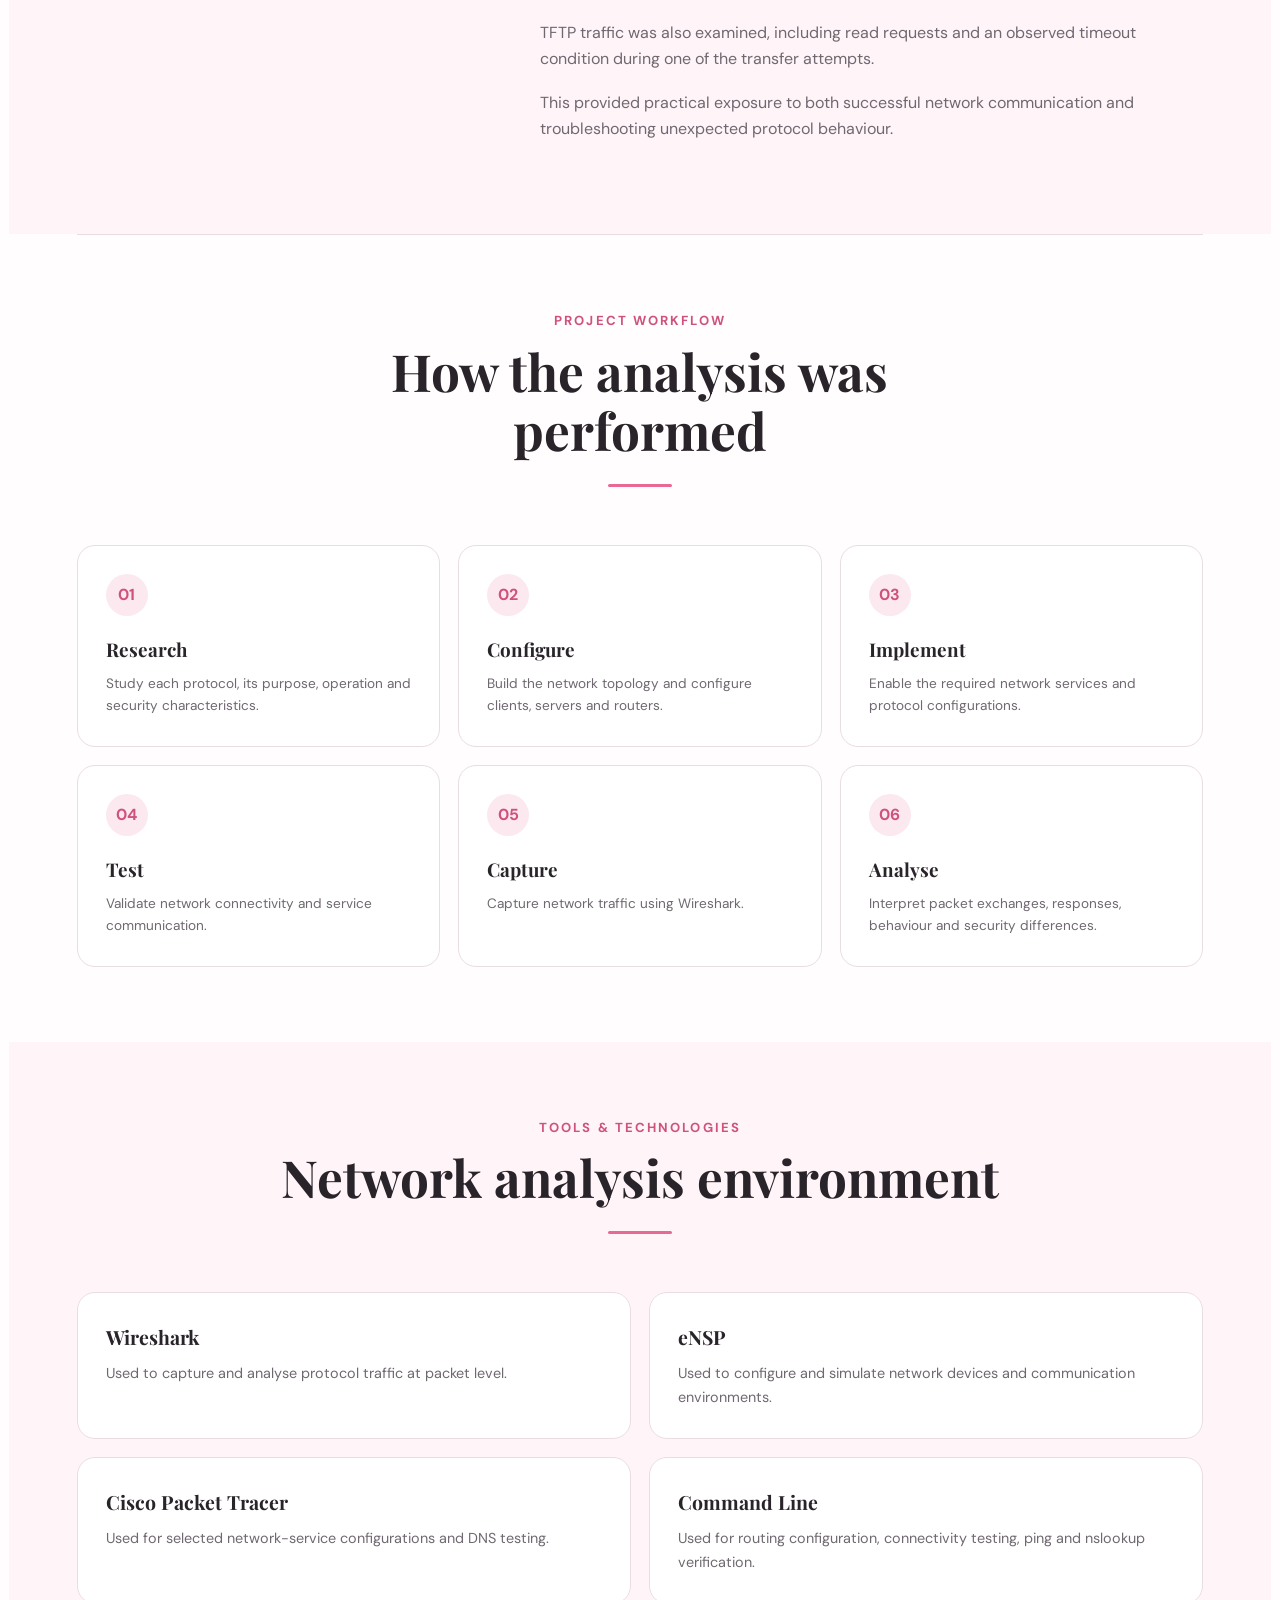
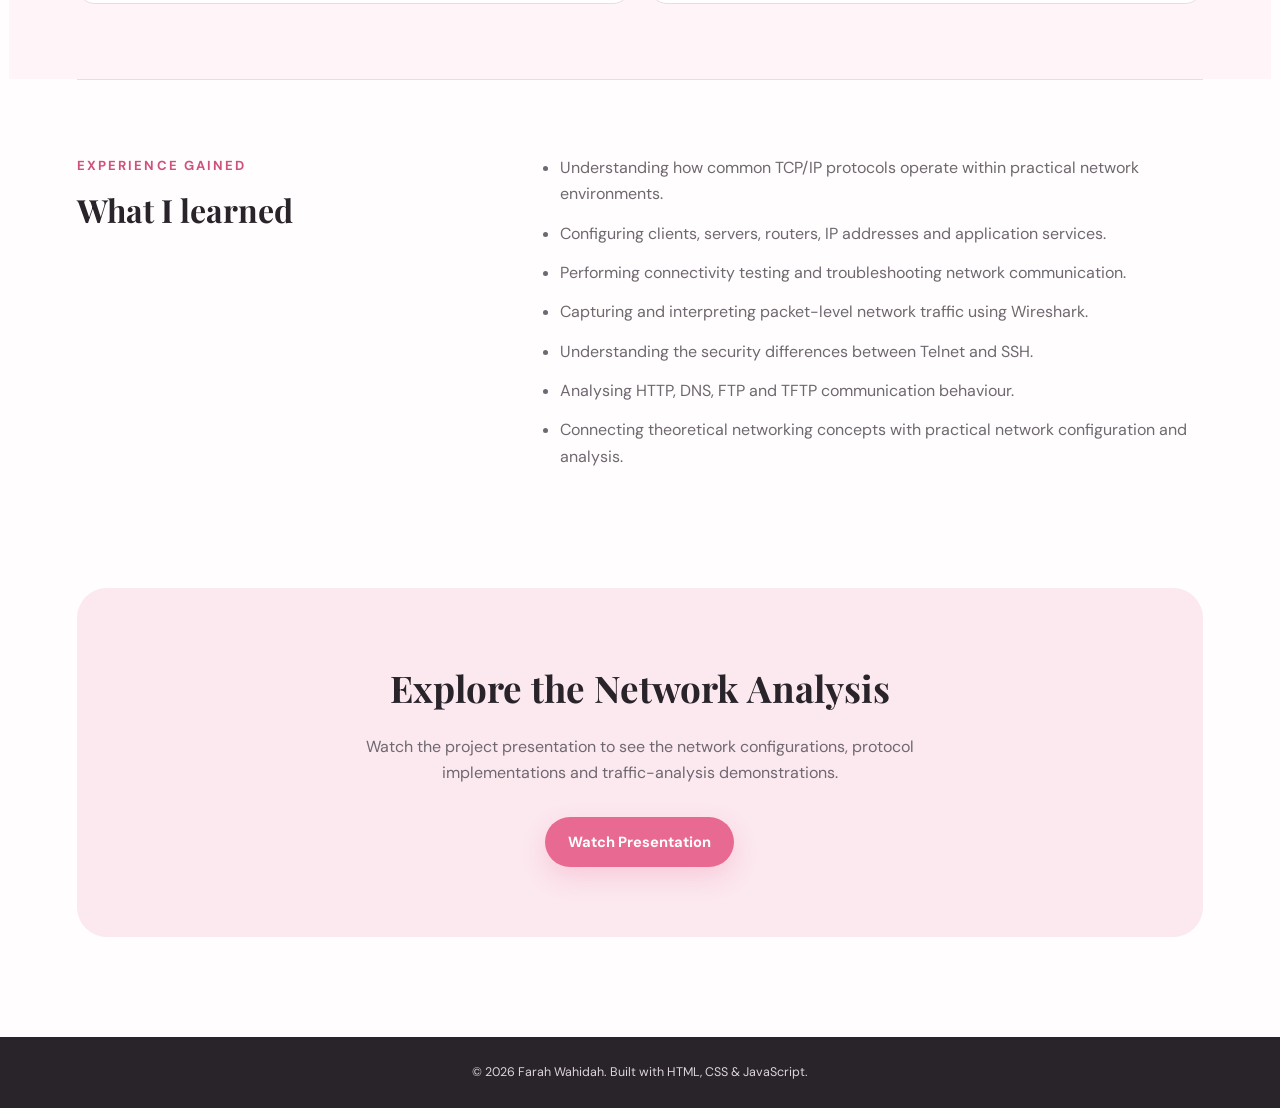
<file: projects/tcpip.html>
<!DOCTYPE html>
<html lang="en">

<head>

    <meta charset="UTF-8">

    <meta
        name="viewport"
        content="width=device-width, initial-scale=1.0"
    >

    <title>
        TCP/IP Protocol & Network Traffic Analysis | Farah Wahidah
    </title>

    <link
        rel="stylesheet"
        href="../style.css"
    >

</head>


<body>


    <!-- =====================================================
         NAVIGATION
    ====================================================== -->

    <header class="site-header">

        <nav class="navbar">

            <a
                href="../index.html#home"
                class="logo"
            >
                Farah Wahidah
            </a>


            <ul class="nav-links">

                <li>
                    <a href="../index.html#home">
                        Home
                    </a>
                </li>

                <li>
                    <a href="../index.html#about">
                        About
                    </a>
                </li>

                <li>
                    <a href="../index.html#experience">
                        Experience
                    </a>
                </li>

                <li>
                    <a href="../index.html#projects">
                        Projects
                    </a>
                </li>

                <li>
                    <a href="../index.html#activities">
                        Activities
                    </a>
                </li>

                <li>
                    <a href="../index.html#skills">
                        Skills
                    </a>
                </li>

                <li>
                    <a href="../index.html#contact">
                        Contact
                    </a>
                </li>

            </ul>

        </nav>

    </header>



    <main class="project-detail-page">


        <!-- =====================================================
             BACK
        ====================================================== -->

        <a
            href="../index.html#projects"
            class="back-project"
        >
            ← Back to Projects
        </a>



        <!-- =====================================================
             HERO
        ====================================================== -->

        <section class="project-detail-hero">


            <div class="project-detail-intro">


                <p class="section-label">
                    DATA COMMUNICATION & NETWORK
                </p>


                <div style="margin: 15px 0;">

                    <span class="project-status">
                        Academic Project
                    </span>

                </div>


                <h1>
                    TCP/IP Protocol
                    & Network Traffic Analysis
                </h1>


                <p class="project-detail-description">

                    A networking project exploring the TCP/IP
                    protocol suite through network configuration,
                    connectivity testing, protocol implementation
                    and packet-level traffic analysis using
                    Wireshark.

                </p>


                <div class="project-tech detail-tech">

                    <span>Wireshark</span>

                    <span>TCP/IP</span>

                    <span>HTTP</span>

                    <span>DNS</span>

                    <span>SSH</span>

                    <span>FTP</span>

                    <span>Network Analysis</span>

                </div>


                <div class="project-detail-buttons">

                    <a
                        href="https://youtu.be/rhY1fLgDPtY"
                        target="_blank"
                        rel="noopener noreferrer"
                        class="btn primary-btn"
                    >
                        Watch Presentation
                    </a>

                </div>

            </div>



            <!-- =================================================
                 NETWORK VISUAL
            ================================================== -->

            <div class="network-visual">


                <div class="network-device client-device">

                    <span>
                        PC
                    </span>

                    <strong>
                        Client
                    </strong>

                </div>


                <div class="network-line"></div>


                <div class="network-device router-device">

                    <span>
                        R
                    </span>

                    <strong>
                        Router
                    </strong>

                </div>


                <div class="network-line"></div>


                <div class="network-device server-device">

                    <span>
                        S
                    </span>

                    <strong>
                        Server
                    </strong>

                </div>


                <div class="network-protocols">

                    <span>HTTP</span>
                    <span>DNS</span>
                    <span>SSH</span>
                    <span>FTP</span>

                </div>

            </div>

        </section>



        <!-- =====================================================
             PROJECT OVERVIEW
        ====================================================== -->

        <section class="project-detail-section">


            <div class="project-detail-grid">


                <div>

                    <p class="section-label">
                        PROJECT OVERVIEW
                    </p>

                    <h2>
                        Exploring the TCP/IP Protocol Suite
                    </h2>

                </div>



                <div class="project-detail-text">


                    <p>

                        This project was completed for the
                        <strong>
                            Data Communication and Network
                        </strong>
                        course at Universiti Teknologi PETRONAS.

                    </p>


                    <p>

                        The project focused on understanding how
                        common TCP/IP application-layer protocols
                        operate in practical network environments.

                    </p>


                    <p>

                        Network environments were configured
                        using simulation tools, followed by
                        connectivity testing and protocol
                        implementation.

                    </p>


                    <p>

                        Wireshark was then used to capture and
                        analyse network traffic, allowing the team
                        to observe how protocols communicate
                        between clients, routers and servers.

                    </p>

                </div>

            </div>

        </section>



        <!-- =====================================================
             PROJECT OBJECTIVES
        ====================================================== -->

        <section class="project-detail-section soft-project-section">


            <div class="section-heading">

                <p class="section-label">
                    PROJECT OBJECTIVES
                </p>

                <h2>
                    From network configuration to packet analysis
                </h2>

                <div class="heading-line"></div>

            </div>



            <div class="project-feature-grid">


                <div class="project-feature-card">

                    <h3>
                        Understand Protocols
                    </h3>

                    <p>

                        Explore the purpose, behaviour and
                        characteristics of commonly used TCP/IP
                        application-layer protocols.

                    </p>

                </div>



                <div class="project-feature-card">

                    <h3>
                        Configure Networks
                    </h3>

                    <p>

                        Configure clients, servers, routers,
                        IP addresses and network services
                        within simulated environments.

                    </p>

                </div>



                <div class="project-feature-card">

                    <h3>
                        Test Connectivity
                    </h3>

                    <p>

                        Validate communication between devices
                        using ping tests and network-routing
                        verification.

                    </p>

                </div>



                <div class="project-feature-card">

                    <h3>
                        Analyse Traffic
                    </h3>

                    <p>

                        Capture protocol traffic using Wireshark
                        and examine packet exchanges,
                        responses and security characteristics.

                    </p>

                </div>

            </div>

        </section>



        <!-- =====================================================
             HTTP
        ====================================================== -->

        <section class="project-detail-section">


            <div class="project-detail-grid">


                <div>

                    <p class="section-label">
                        PROTOCOL 01
                    </p>

                    <h2>
                        HTTP
                    </h2>

                </div>



                <div class="project-detail-text">


                    <p>

                        The HTTP implementation demonstrated
                        communication between a client and
                        web server through configured routers.

                    </p>


                    <p>

                        The network was configured with client,
                        server and router IP addresses before
                        connectivity was validated using a
                        ping test.

                    </p>


                    <p>

                        An HTTP service was enabled on the server,
                        allowing the client to access and download
                        a test file through the network.

                    </p>


                    <p>

                        Wireshark traffic analysis identified an
                        <strong>HTTP GET request</strong>
                        from the client and an
                        <strong>HTTP 200 OK response</strong>
                        from the server, demonstrating a
                        successful client-server HTTP interaction.

                    </p>

                </div>

            </div>

        </section>



        <!-- =====================================================
             DNS
        ====================================================== -->

        <section class="project-detail-section soft-project-section">


            <div class="project-detail-grid">


                <div>

                    <p class="section-label">
                        PROTOCOL 02
                    </p>

                    <h2>
                        DNS
                    </h2>

                </div>



                <div class="project-detail-text">


                    <p>

                        The DNS section explored how human-readable
                        domain names are translated into IP
                        addresses through the domain-name system.

                    </p>


                    <p>

                        A DNS server was configured with
                        multiple record types including
                        <strong>A records</strong>
                        and
                        <strong>CNAME records</strong>.

                    </p>


                    <p>

                        DNS resolution was then verified using
                        <strong>nslookup</strong>
                        from client devices to confirm that
                        configured domain names resolved to the
                        correct IP addresses.

                    </p>


                    <p>

                        The exercise demonstrated the importance
                        of DNS for name resolution, service
                        accessibility and scalable network
                        communication.

                    </p>

                </div>

            </div>

        </section>



        <!-- =====================================================
             TELNET VS SSH
        ====================================================== -->

        <section class="project-detail-section">


            <div class="section-heading">

                <p class="section-label">
                    PROTOCOL 03
                </p>

                <h2>
                    Telnet vs SSH
                </h2>

                <p class="section-description">

                    Comparing insecure and secure
                    remote-access protocols.

                </p>

                <div class="heading-line"></div>

            </div>



            <div class="network-comparison-grid">


                <div class="network-comparison-card">

                    <span class="comparison-label">
                        TELNET
                    </span>

                    <h3>
                        Unencrypted Communication
                    </h3>

                    <p>

                        Telnet transmits communication without
                        encryption, meaning usernames,
                        passwords and transmitted information
                        can potentially be observed by an
                        attacker capturing network traffic.

                    </p>


                    <ul>

                        <li>
                            Plain-text communication
                        </li>

                        <li>
                            Basic authentication
                        </li>

                        <li>
                            Greater security exposure
                        </li>

                        <li>
                            Suitable mainly for trusted environments
                        </li>

                    </ul>

                </div>



                <div class="network-comparison-card secure-card">

                    <span class="comparison-label">
                        SSH
                    </span>

                    <h3>
                        Encrypted Communication
                    </h3>

                    <p>

                        SSH provides secure remote access by
                        encrypting communication between devices
                        and supporting stronger authentication
                        methods.

                    </p>


                    <ul>

                        <li>
                            Encrypted communication
                        </li>

                        <li>
                            Stronger authentication
                        </li>

                        <li>
                            Protection against surveillance
                        </li>

                        <li>
                            Preferred for secure remote access
                        </li>

                    </ul>

                </div>

            </div>

        </section>



        <!-- =====================================================
             WIRESHARK TELNET SSH
        ====================================================== -->

        <section class="project-detail-section soft-project-section">


            <div class="project-detail-grid">


                <div>

                    <p class="section-label">
                        SECURITY ANALYSIS
                    </p>

                    <h2>
                        Traffic comparison with Wireshark
                    </h2>

                </div>



                <div class="project-detail-text">


                    <p>

                        Telnet and SSH traffic were captured
                        using Wireshark to compare how each
                        protocol behaves at the packet level.

                    </p>


                    <p>

                        The analysis demonstrated the security
                        difference between protocols that
                        transmit information without encryption
                        and protocols designed for encrypted
                        remote communication.

                    </p>


                    <p>

                        This exercise reinforced why
                        <strong>
                            SSH is generally preferred over Telnet
                        </strong>
                        when remote access needs to be performed
                        securely.

                    </p>

                </div>

            </div>

        </section>



        <!-- =====================================================
             FTP & TFTP
        ====================================================== -->

        <section class="project-detail-section">


            <div class="section-heading">

                <p class="section-label">
                    PROTOCOL 04
                </p>

                <h2>
                    FTP & TFTP
                </h2>

                <div class="heading-line"></div>

            </div>



            <div class="network-comparison-grid">


                <div class="network-comparison-card">

                    <span class="comparison-label">
                        FTP
                    </span>

                    <h3>
                        File Transfer Protocol
                    </h3>

                    <p>

                        FTP was configured to demonstrate
                        file-transfer operations between
                        network devices.

                    </p>


                    <ul>

                        <li>
                            Supports user authentication
                        </li>

                        <li>
                            Suitable for larger file transfers
                        </li>

                        <li>
                            Supports file management operations
                        </li>

                        <li>
                            Uses separate command and data communication
                        </li>

                    </ul>

                </div>



                <div class="network-comparison-card">

                    <span class="comparison-label">
                        TFTP
                    </span>

                    <h3>
                        Trivial File Transfer Protocol
                    </h3>

                    <p>

                        TFTP provides a simpler and more
                        lightweight method for transferring files
                        across a network.

                    </p>


                    <ul>

                        <li>
                            Lightweight protocol
                        </li>

                        <li>
                            Uses UDP
                        </li>

                        <li>
                            Minimal authentication
                        </li>

                        <li>
                            Common in trusted local environments
                        </li>

                    </ul>

                </div>

            </div>

        </section>



        <!-- =====================================================
             FTP WIRESHARK
        ====================================================== -->

        <section class="project-detail-section soft-project-section">


            <div class="project-detail-grid">


                <div>

                    <p class="section-label">
                        PACKET ANALYSIS
                    </p>

                    <h2>
                        File-transfer traffic
                    </h2>

                </div>



                <div class="project-detail-text">


                    <p>

                        Wireshark analysis captured FTP traffic
                        containing commands used to upload,
                        list and delete files.

                    </p>


                    <p>

                        The traffic included responses indicating
                        successful connection establishment,
                        directory operations and completed
                        transfers.

                    </p>


                    <p>

                        TFTP traffic was also examined,
                        including read requests and an observed
                        timeout condition during one of the
                        transfer attempts.

                    </p>


                    <p>

                        This provided practical exposure to both
                        successful network communication and
                        troubleshooting unexpected protocol
                        behaviour.

                    </p>

                </div>

            </div>

        </section>



        <!-- =====================================================
             WORKFLOW
        ====================================================== -->

        <section class="project-detail-section">


            <div class="section-heading">

                <p class="section-label">
                    PROJECT WORKFLOW
                </p>

                <h2>
                    How the analysis was performed
                </h2>

                <div class="heading-line"></div>

            </div>



            <div class="network-process">


                <div class="network-step">

                    <span>
                        01
                    </span>

                    <h3>
                        Research
                    </h3>

                    <p>

                        Study each protocol,
                        its purpose, operation
                        and security characteristics.

                    </p>

                </div>



                <div class="network-step">

                    <span>
                        02
                    </span>

                    <h3>
                        Configure
                    </h3>

                    <p>

                        Build the network topology
                        and configure clients,
                        servers and routers.

                    </p>

                </div>



                <div class="network-step">

                    <span>
                        03
                    </span>

                    <h3>
                        Implement
                    </h3>

                    <p>

                        Enable the required
                        network services
                        and protocol configurations.

                    </p>

                </div>



                <div class="network-step">

                    <span>
                        04
                    </span>

                    <h3>
                        Test
                    </h3>

                    <p>

                        Validate network
                        connectivity and service
                        communication.

                    </p>

                </div>



                <div class="network-step">

                    <span>
                        05
                    </span>

                    <h3>
                        Capture
                    </h3>

                    <p>

                        Capture network traffic
                        using Wireshark.

                    </p>

                </div>



                <div class="network-step">

                    <span>
                        06
                    </span>

                    <h3>
                        Analyse
                    </h3>

                    <p>

                        Interpret packet exchanges,
                        responses, behaviour
                        and security differences.

                    </p>

                </div>

            </div>

        </section>



        <!-- =====================================================
             TOOLS
        ====================================================== -->

        <section class="project-detail-section soft-project-section">


            <div class="section-heading">

                <p class="section-label">
                    TOOLS & TECHNOLOGIES
                </p>

                <h2>
                    Network analysis environment
                </h2>

                <div class="heading-line"></div>

            </div>



            <div class="project-feature-grid">


                <div class="project-feature-card">

                    <h3>
                        Wireshark
                    </h3>

                    <p>

                        Used to capture and analyse
                        protocol traffic at packet level.

                    </p>

                </div>



                <div class="project-feature-card">

                    <h3>
                        eNSP
                    </h3>

                    <p>

                        Used to configure and simulate
                        network devices and communication
                        environments.

                    </p>

                </div>



                <div class="project-feature-card">

                    <h3>
                        Cisco Packet Tracer
                    </h3>

                    <p>

                        Used for selected network-service
                        configurations and DNS testing.

                    </p>

                </div>



                <div class="project-feature-card">

                    <h3>
                        Command Line
                    </h3>

                    <p>

                        Used for routing configuration,
                        connectivity testing,
                        ping and nslookup verification.

                    </p>

                </div>

            </div>

        </section>



        <!-- =====================================================
             LEARNING
        ====================================================== -->

        <section class="project-detail-section">


            <div class="project-detail-grid">


                <div>

                    <p class="section-label">
                        EXPERIENCE GAINED
                    </p>

                    <h2>
                        What I learned
                    </h2>

                </div>



                <div class="project-detail-text">

                    <ul class="project-learning-list">

                        <li>

                            Understanding how common
                            TCP/IP protocols operate
                            within practical network environments.

                        </li>


                        <li>

                            Configuring clients, servers,
                            routers, IP addresses and
                            application services.

                        </li>


                        <li>

                            Performing connectivity testing
                            and troubleshooting network communication.

                        </li>


                        <li>

                            Capturing and interpreting
                            packet-level network traffic
                            using Wireshark.

                        </li>


                        <li>

                            Understanding the security
                            differences between Telnet
                            and SSH.

                        </li>


                        <li>

                            Analysing HTTP, DNS,
                            FTP and TFTP communication
                            behaviour.

                        </li>


                        <li>

                            Connecting theoretical
                            networking concepts with
                            practical network configuration
                            and analysis.

                        </li>

                    </ul>

                </div>

            </div>

        </section>



        <!-- =====================================================
             FINAL CTA
        ====================================================== -->

        <section class="project-detail-cta">


            <h2>
                Explore the Network Analysis
            </h2>


            <p>

                Watch the project presentation
                to see the network configurations,
                protocol implementations
                and traffic-analysis demonstrations.

            </p>


            <div class="project-detail-buttons">

                <a
                    href="https://youtu.be/rhY1fLgDPtY"
                    target="_blank"
                    rel="noopener noreferrer"
                    class="btn primary-btn"
                >
                    Watch Presentation
                </a>

            </div>

        </section>


    </main>



    <!-- =====================================================
         FOOTER
    ====================================================== -->

    <footer class="footer">

        <p>

            © 2026 Farah Wahidah.
            Built with HTML, CSS & JavaScript.

        </p>

    </footer>


</body>

</html>
</file>
<file: style.css>
@import url('https://fonts.googleapis.com/css2?family=DM+Sans:wght@400;500;600;700&family=Playfair+Display:wght@600;700&display=swap');


/* =========================
   VARIABLES
========================= */

:root {
    --pink: #e86a92;
    --dark-pink: #cf527e;
    --deep-pink: #b83f6b;

    --soft-pink: #fce8ef;
    --light-pink: #fff5f8;
    --rose: #f6c7d7;

    --dark: #29232a;
    --grey: #6f6870;
    --light-grey: #918a92;

    --white: #ffffff;
    --background: #fffdfd;

    --border: #eadde2;

    --shadow:
        0 18px 45px rgba(78, 51, 62, 0.08);

    --shadow-hover:
        0 24px 55px rgba(78, 51, 62, 0.14);

    --radius-lg: 30px;
    --radius-md: 22px;
    --radius-sm: 14px;

    --max-width: 1180px;
}


/* =========================
   RESET
========================= */

* {
    margin: 0;
    padding: 0;
    box-sizing: border-box;
}


html {
    scroll-behavior: smooth;
}


body {
    font-family: "DM Sans", sans-serif;
    background: var(--background);
    color: var(--dark);
    line-height: 1.65;
    overflow-x: hidden;
}


img {
    display: block;
    max-width: 100%;
}


a {
    color: inherit;
    text-decoration: none;
}


button {
    font: inherit;
}


/* =========================
   GLOBAL
========================= */

.section {
    padding: 110px 7%;
}


.soft-section {
    background: var(--light-pink);
}


.section-heading {
    max-width: 760px;
    margin: 0 auto 58px;
    text-align: center;
}


.section-label,
.eyebrow {
    color: var(--dark-pink);
    font-size: 0.82rem;
    font-weight: 700;
    letter-spacing: 0.16em;
    text-transform: uppercase;
}


.section-heading h2 {
    margin-top: 10px;
    font-family: "Playfair Display", serif;
    font-size: clamp(2.1rem, 4vw, 3.3rem);
    line-height: 1.15;
}


.section-description {
    margin-top: 18px;
    color: var(--grey);
    font-size: 1rem;
}


.heading-line {
    width: 64px;
    height: 3px;
    border-radius: 30px;
    background: var(--pink);
    margin: 24px auto 0;
}


.btn {
    display: inline-flex;
    align-items: center;
    justify-content: center;

    min-height: 48px;

    padding: 12px 22px;

    border-radius: 999px;

    font-size: 0.92rem;
    font-weight: 700;

    border: 1px solid transparent;

    transition:
        transform 0.25s ease,
        background 0.25s ease,
        border-color 0.25s ease,
        box-shadow 0.25s ease;
}


.btn:hover {
    transform: translateY(-2px);
}


.primary-btn {
    background: var(--pink);
    color: var(--white);
    box-shadow:
        0 10px 24px rgba(232, 106, 146, 0.22);
}


.primary-btn:hover {
    background: var(--dark-pink);
}


.secondary-btn {
    border-color: var(--rose);
    background: var(--white);
    color: var(--dark);
}


.secondary-btn:hover {
    border-color: var(--pink);
    color: var(--dark-pink);
}


.small-btn {
    min-height: 42px;
    padding: 9px 18px;
    font-size: 0.84rem;
}


/* =========================
   NAVIGATION
========================= */

.site-header {
    position: fixed;
    top: 0;
    left: 0;
    width: 100%;
    z-index: 999;

    background:
        rgba(255, 253, 253, 0.92);

    backdrop-filter: blur(15px);

    border-bottom:
        1px solid rgba(234, 221, 226, 0.8);
}


.navbar {
    width: min(var(--max-width), 88%);
    min-height: 78px;

    margin: auto;

    display: flex;
    align-items: center;
    justify-content: space-between;
}


.logo {
    font-family: "Playfair Display", serif;
    font-size: 1.28rem;
    font-weight: 700;
}


.nav-links {
    display: flex;
    align-items: center;
    gap: 29px;

    list-style: none;
}


.nav-links a {
    position: relative;

    font-size: 0.9rem;
    font-weight: 600;
    color: var(--grey);

    transition: color 0.25s ease;
}


.nav-links a::after {
    content: "";

    position: absolute;
    left: 0;
    bottom: -7px;

    width: 0;
    height: 2px;

    background: var(--pink);

    transition: width 0.25s ease;
}


.nav-links a:hover {
    color: var(--dark);
}


.nav-links a:hover::after {
    width: 100%;
}


.mobile-menu-btn {
    display: none;

    width: 42px;
    height: 42px;

    border: 0;
    background: transparent;

    cursor: pointer;
}


.mobile-menu-btn span {
    display: block;

    width: 23px;
    height: 2px;

    background: var(--dark);

    margin: 5px auto;

    transition: 0.3s;
}


/* =========================
   HERO
========================= */

.hero-section {
    min-height: 100vh;

    padding: 145px 7% 90px;

    display: grid;
    grid-template-columns: 1.08fr 0.92fr;
    align-items: center;
    gap: 80px;

    max-width: 1380px;
    margin: auto;
}


.hero-content {
    max-width: 680px;
}


.hero-content h1 {
    margin-top: 18px;

    font-family: "Playfair Display", serif;
    font-size: clamp(3.3rem, 7vw, 6.3rem);
    line-height: 0.98;
    letter-spacing: -0.035em;
}


.hero-name {
    display: flex;
    flex-direction: column;
    align-items: flex-start;
}

.hero-intro {
    display: block;

    margin-bottom: 8px;

    color: var(--dark);

    font-family: "DM Sans", sans-serif;

    font-size: 0.38em;
    font-weight: 600;

    letter-spacing: -0.01em;
}

.hero-name-highlight {
    display: block;

    color: var(--pink);

    font-family: "Playfair Display", serif;
}


.hero-content h2 {
    max-width: 620px;

    margin-top: 25px;

    font-size: clamp(1.25rem, 2.5vw, 1.8rem);
    line-height: 1.35;
    font-weight: 600;
}


.hero-description {
    max-width: 650px;

    margin-top: 20px;

    color: var(--grey);
}


.hero-buttons {
    display: flex;
    flex-wrap: wrap;
    gap: 12px;

    margin-top: 32px;
}


.availability {
    display: flex;
    align-items: center;
    gap: 9px;

    margin-top: 28px;

    color: var(--grey);
    font-size: 0.9rem;
}


.availability-dot {
    width: 9px;
    height: 9px;

    border-radius: 50%;

    background: var(--pink);

    box-shadow:
        0 0 0 5px rgba(232, 106, 146, 0.13);
}


.hero-image {
    position: relative;

    display: flex;
    justify-content: center;
}


.hero-image-frame {
    width: min(430px, 100%);
    aspect-ratio: 4 / 5;

    border-radius: 45% 45% 25px 25px;

    overflow: hidden;

    background: var(--soft-pink);

    box-shadow: var(--shadow);
}


.hero-image-frame img {
    width: 100%;
    height: 100%;
    object-fit: cover;
}


.hero-floating-card {
    position: absolute;
    right: -5px;
    bottom: 45px;

    padding: 18px 22px;

    display: flex;
    flex-direction: column;
    gap: 2px;

    background: rgba(255, 255, 255, 0.95);

    border: 1px solid var(--border);
    border-radius: 18px;

    box-shadow: var(--shadow);
}


.hero-floating-card strong {
    font-size: 0.95rem;
}


.hero-floating-card span {
    font-size: 0.78rem;
    color: var(--grey);
}


/* =========================
   ABOUT
========================= */

.about-section {
    max-width: 1320px;
    margin: auto;
}


.about-layout {
    max-width: var(--max-width);
    margin: auto;

    display: grid;
    grid-template-columns: 0.78fr 1.22fr;
    gap: 75px;
    align-items: center;
}


.about-image {
    height: 560px;

    border-radius: var(--radius-lg);
    overflow: hidden;

    box-shadow: var(--shadow);
}


.about-image img {
    width: 100%;
    height: 100%;
    object-fit: cover;
}


.about-content p {
    margin-bottom: 18px;
    color: var(--grey);
}


.about-content strong {
    color: var(--dark);
}


.about-highlights {
    margin-top: 35px;

    display: grid;
    grid-template-columns: repeat(3, 1fr);
    gap: 14px;
}


.about-highlights div {
    padding: 22px 18px;

    background: var(--light-pink);

    border: 1px solid var(--border);
    border-radius: 18px;

    text-align: center;
}


.about-highlights strong {
    display: block;

    font-size: 1.15rem;
    color: var(--dark-pink);
}


.about-highlights span {
    display: block;

    margin-top: 4px;

    font-size: 0.78rem;
    color: var(--grey);
}


/* =========================
   EXPERIENCE
========================= */

.experience-layout {
    width: min(var(--max-width), 100%);
    margin: auto;

    display: grid;
    grid-template-columns: 0.9fr 1.1fr;
    gap: 32px;
    align-items: stretch;
}


.experience-photo {
    position: relative;

    min-height: 540px;

    border-radius: var(--radius-lg);

    overflow: hidden;
}


.experience-photo img {
    width: 100%;
    height: 100%;
    object-fit: cover;
}


.photo-caption {
    position: absolute;
    left: 25px;
    bottom: 25px;

    padding: 16px 20px;

    display: flex;
    flex-direction: column;

    background: rgba(255, 255, 255, 0.94);

    border-radius: 16px;

    backdrop-filter: blur(10px);
}


.photo-caption strong {
    font-size: 0.92rem;
}


.photo-caption span {
    margin-top: 2px;

    color: var(--grey);
    font-size: 0.77rem;
}


.experience-card {
    padding: 42px;

    background: var(--white);

    border: 1px solid var(--border);
    border-radius: var(--radius-lg);

    box-shadow: var(--shadow);
}


.experience-card-top {
    display: flex;
    justify-content: space-between;
    align-items: flex-start;
    gap: 20px;
}


.experience-company {
    color: var(--dark-pink);
    font-weight: 700;
    letter-spacing: 0.1em;
}


.experience-card h3 {
    margin-top: 5px;

    font-family: "Playfair Display", serif;
    font-size: 2rem;
}


.experience-department {
    margin-top: 7px;

    max-width: 500px;

    color: var(--grey);
}


.experience-date {
    white-space: nowrap;

    padding: 7px 13px;

    background: var(--soft-pink);

    border-radius: 999px;

    color: var(--dark-pink);

    font-size: 0.79rem;
    font-weight: 700;
}


.experience-location {
    margin-top: 17px;

    color: var(--light-grey);
    font-size: 0.88rem;
}


.experience-list {
    margin-top: 28px;
    padding-left: 20px;
}


.experience-list li {
    margin-bottom: 15px;
    color: var(--grey);
}


.experience-list strong {
    color: var(--dark);
}


.experience-tags,
.activity-tags {
    display: flex;
    flex-wrap: wrap;
    gap: 8px;

    margin-top: 27px;
}


.experience-tags span,
.activity-tags span {
    padding: 7px 13px;

    background: var(--light-pink);

    border-radius: 999px;

    color: var(--dark-pink);

    font-size: 0.76rem;
    font-weight: 600;
}


/* =========================
   PROJECTS
========================= */

.projects-grid {
    width: min(1100px, 100%);
    margin: auto;

    display: grid;
    grid-template-columns: repeat(2, minmax(0, 1fr));
    gap: 28px;
}


.project-card {
    overflow: hidden;

    display: flex;
    flex-direction: column;

    background: var(--white);

    border: 1px solid var(--border);
    border-radius: var(--radius-md);

    box-shadow: var(--shadow);

    transition:
        transform 0.3s ease,
        box-shadow 0.3s ease;
}


.project-card:hover {
    transform: translateY(-5px);
    box-shadow: var(--shadow-hover);
}


.project-image {
    position: relative;

    height: 270px;

    overflow: hidden;

    background: var(--soft-pink);
}


.project-image img {
    width: 100%;
    height: 100%;
    object-fit: cover;

    transition: transform 0.5s ease;
}


.project-card:hover .project-image img {
    transform: scale(1.025);
}


.project-category {
    position: absolute;
    left: 17px;
    top: 17px;

    padding: 7px 12px;

    border-radius: 999px;

    background: rgba(255, 255, 255, 0.94);

    color: var(--dark-pink);

    font-size: 0.72rem;
    font-weight: 700;

    backdrop-filter: blur(8px);
}


.project-card-content {
    flex: 1;

    padding: 28px;

    display: flex;
    flex-direction: column;
}


.project-card-heading {
    display: flex;
    justify-content: space-between;
    gap: 14px;
}


.project-card h3 {
    font-family: "Playfair Display", serif;
    font-size: 1.48rem;
    line-height: 1.25;
}


.status-badge,
.project-status {
    align-self: flex-start;

    white-space: nowrap;

    padding: 6px 10px;

    border-radius: 999px;

    background: #edf8ef;

    color: #458854;

    font-size: 0.7rem;
    font-weight: 700;
}


.progress-badge {
    background: #fff1dc;
    color: #b97926;
}


.project-card-content > p {
    margin-top: 17px;

    color: var(--grey);
    font-size: 0.93rem;
}


.project-tech {
    display: flex;
    flex-wrap: wrap;
    gap: 7px;

    margin-top: 22px;
}


.project-tech span {
    padding: 6px 11px;

    border-radius: 999px;

    background: var(--soft-pink);

    color: var(--dark-pink);

    font-size: 0.73rem;
    font-weight: 600;
}


.project-buttons {
    margin-top: auto;
    padding-top: 25px;

    display: flex;
    flex-wrap: wrap;
    gap: 9px;
}


/* =========================
   ACADEMIC PROJECTS
========================= */

.academic-grid {
    width: min(var(--max-width), 100%);
    margin: auto;

    display: grid;
    grid-template-columns: repeat(2, minmax(0, 1fr));
    gap: 28px;
}


.academic-card {
    position: relative;

    overflow: hidden;

    padding: 37px;

    display: grid;
    grid-template-columns: 65px 1fr;
    gap: 25px;

    background: var(--white);

    border: 1px solid var(--border);
    border-radius: var(--radius-md);

    box-shadow: var(--shadow);

    transition:
        transform 0.3s ease,
        box-shadow 0.3s ease;
}


.academic-card:hover {
    transform: translateY(-4px);
    box-shadow: var(--shadow-hover);
}


.academic-number {
    width: 60px;
    height: 60px;

    display: grid;
    place-items: center;

    border-radius: 50%;

    background: var(--soft-pink);

    color: var(--dark-pink);

    font-family: "Playfair Display", serif;
    font-size: 1.2rem;
    font-weight: 700;
}


.academic-type {
    color: var(--dark-pink);

    font-size: 0.76rem;
    font-weight: 700;
    text-transform: uppercase;
    letter-spacing: 0.1em;
}


.academic-content h3 {
    margin-top: 7px;

    font-family: "Playfair Display", serif;
    font-size: 1.55rem;
    line-height: 1.25;
}


.academic-role {
    margin-top: 9px;

    color: var(--dark);
    font-weight: 600;
}


.academic-content > p:not(.academic-type):not(.academic-role) {
    margin-top: 15px;

    color: var(--grey);
    font-size: 0.92rem;
}


/* =========================
   LEADERSHIP & ACTIVITIES
========================= */

.activity-preview-grid {
    width: min(1100px, 100%);
    margin: auto;

    display: grid;
    grid-template-columns: repeat(2, minmax(0, 1fr));
    gap: 28px;
}


.activity-preview-card {
    overflow: hidden;

    display: flex;
    flex-direction: column;

    background: var(--white);

    border: 1px solid var(--border);
    border-radius: var(--radius-md);

    box-shadow: var(--shadow);

    transition:
        transform 0.3s ease,
        box-shadow 0.3s ease;
}


.activity-preview-card:hover {
    transform: translateY(-5px);
    box-shadow: var(--shadow-hover);
}


.activity-preview-image {
    position: relative;

    height: 310px;

    overflow: hidden;

    background: var(--soft-pink);
}


.activity-preview-image img {
    width: 100%;
    height: 100%;

    object-fit: cover;

    transition: transform 0.5s ease;
}


.activity-preview-card:hover
.activity-preview-image img {
    transform: scale(1.025);
}


.activity-preview-category {
    position: absolute;

    left: 18px;
    top: 18px;

    padding: 7px 13px;

    border-radius: 999px;

    background:
        rgba(255, 255, 255, 0.95);

    color: var(--dark-pink);

    font-size: 0.72rem;
    font-weight: 700;

    backdrop-filter: blur(8px);
}


.activity-preview-content {
    flex: 1;

    padding: 30px;

    display: flex;
    flex-direction: column;
}


.activity-preview-heading {
    display: flex;
    justify-content: space-between;
    align-items: flex-start;

    gap: 15px;
}


.activity-preview-content h3 {
    font-family: "Playfair Display", serif;

    font-size: 1.5rem;
    line-height: 1.25;
}


.activity-preview-role {
    margin-top: 7px;

    color: var(--dark-pink);

    font-size: 0.86rem;
    font-weight: 700;
}


.activity-preview-date {
    flex-shrink: 0;

    padding: 6px 11px;

    border-radius: 999px;

    background: var(--soft-pink);

    color: var(--dark-pink);

    font-size: 0.72rem;
    font-weight: 700;
}


.activity-preview-content > p:not(.activity-preview-role) {
    margin-top: 18px;

    color: var(--grey);

    font-size: 0.93rem;
}


.activity-preview-content .project-buttons {
    margin-top: auto;
    padding-top: 26px;
}

/* =========================
   SKILLS
========================= */

.skills-grid {
    width: min(var(--max-width), 100%);
    margin: auto;

    display: grid;
    grid-template-columns: repeat(4, minmax(0, 1fr));
    gap: 18px;
}


.skill-card {
    position: relative;

    min-height: 180px;

    padding: 26px;

    background: var(--white);

    border: 1px solid var(--border);
    border-radius: 20px;

    transition:
        transform 0.3s ease,
        border-color 0.3s ease;
}


.skill-card:hover {
    transform: translateY(-4px);
    border-color: var(--rose);
}


.skill-number {
    color: var(--pink);

    font-family: "Playfair Display", serif;
    font-size: 0.9rem;
}


.skill-card h3 {
    margin-top: 35px;

    font-family: "Playfair Display", serif;
    font-size: 1.25rem;
}


.skill-card p {
    margin-top: 8px;

    color: var(--grey);
    font-size: 0.83rem;
}


/* =========================
   ACHIEVEMENTS
========================= */

.achievements-section {
    background: var(--white);
}


.achievement-grid {
    width: min(var(--max-width), 100%);
    margin: auto;

    display: grid;
    grid-template-columns: repeat(3, 1fr);
    gap: 20px;
}


.achievement-card {
    padding: 30px;

    display: flex;
    gap: 20px;

    border: 1px solid var(--border);
    border-radius: 20px;

    background: var(--light-pink);
}


.achievement-icon {
    flex-shrink: 0;

    width: 45px;
    height: 45px;

    display: grid;
    place-items: center;

    border-radius: 50%;

    background: var(--pink);

    color: var(--white);

    font-family: "Playfair Display", serif;
}


.achievement-card h3 {
    font-family: "Playfair Display", serif;
    font-size: 1.12rem;
}


.achievement-card p {
    margin-top: 7px;

    color: var(--grey);
    font-size: 0.84rem;
}


/* =========================
   CONTACT
========================= */

.contact-section {
    padding: 80px 7% 110px;

    background: var(--light-pink);
}


.contact-card {
    width: min(960px, 100%);
    margin: auto;

    padding: 70px;

    text-align: center;

    background: var(--white);

    border: 1px solid var(--border);
    border-radius: var(--radius-lg);

    box-shadow: var(--shadow);
}


.contact-card h2 {
    margin-top: 7px;

    font-family: "Playfair Display", serif;
    font-size: clamp(2.4rem, 5vw, 4rem);
}


.contact-card > p:not(.section-label) {
    max-width: 630px;
    margin: 18px auto 0;

    color: var(--grey);
}


.contact-links {
    margin-top: 38px;

    display: grid;
    grid-template-columns: repeat(3, 1fr);
    gap: 12px;
}


.contact-link {
    padding: 18px;

    border: 1px solid var(--border);
    border-radius: 16px;

    transition:
        border-color 0.25s ease,
        transform 0.25s ease;
}


.contact-link:hover {
    transform: translateY(-3px);
    border-color: var(--pink);
}


.contact-link span {
    display: block;

    color: var(--grey);
    font-size: 0.72rem;
}


.contact-link strong {
    display: block;

    margin-top: 3px;

    font-size: 0.87rem;
}


/* =========================
   FOOTER
========================= */

.footer {
    padding: 25px;

    text-align: center;

    background: var(--dark);
    color: #ddd5d9;

    font-size: 0.78rem;
}


/* =========================
   SCROLL REVEAL
========================= */

.reveal {
    opacity: 0;
    transform: translateY(18px);

    transition:
        opacity 0.7s ease,
        transform 0.7s ease;
}


.reveal.visible {
    opacity: 1;
    transform: translateY(0);
}


/* =====================================================
   PROJECT DETAIL PAGES
   Used by powerbi.html, retail.html,
   phishing.html and job-etl.html
===================================================== */

.project-detail-page {
    width: min(1180px, 88%);
    margin: auto;

    padding: 125px 0 100px;
}


.back-project {
    display: inline-flex;

    margin-bottom: 35px;

    color: var(--dark-pink);

    font-weight: 700;
    font-size: 0.88rem;
}


.project-detail-hero {
    display: grid;
    grid-template-columns: 0.95fr 1.05fr;
    gap: 52px;
    align-items: center;

    padding-bottom: 70px;
}


.project-detail-intro h1 {
    margin-top: 13px;

    font-family: "Playfair Display", serif;
    font-size: clamp(2.8rem, 5vw, 4.6rem);
    line-height: 1.04;
}


.project-detail-description {
    margin-top: 22px;

    color: var(--grey);
    font-size: 1.02rem;
}


.detail-tech {
    margin-top: 25px;
}


.project-detail-buttons {
    display: flex;
    flex-wrap: wrap;
    gap: 12px;

    margin-top: 30px;

    justify-content: center;
}


.project-detail-intro .project-detail-buttons {
    justify-content: flex-start;
}


.project-detail-main-image {
    overflow: hidden;

    border-radius: var(--radius-lg);

    box-shadow: var(--shadow);

    background: var(--soft-pink);
}


.project-detail-main-image img {
    width: 100%;
    height: auto;
}


.project-detail-section {
    padding: 75px 0;

    border-top: 1px solid var(--border);
}


.project-detail-grid {
    display: grid;
    grid-template-columns: 0.75fr 1.25fr;
    gap: 65px;
}


.project-detail-grid h2,
.section-heading h2,
.project-detail-cta h2 {
    font-family: "Playfair Display", serif;
}


.project-detail-grid h2 {
    margin-top: 8px;

    font-size: 2rem;
}


.project-detail-text p {
    margin-bottom: 17px;
    color: var(--grey);
}


.project-detail-text strong {
    color: var(--dark);
}


.soft-project-section {
    margin-left: calc(-6%);
    margin-right: calc(-6%);

    padding-left: 6%;
    padding-right: 6%;

    background: var(--light-pink);

    border-top: 0;
}


.project-feature-grid {
    display: grid;
    grid-template-columns: repeat(2, minmax(0, 1fr));
    gap: 18px;

    margin-top: 38px;
}


.project-feature-card {
    padding: 28px;

    background: var(--white);

    border: 1px solid var(--border);
    border-radius: 18px;
}


.project-feature-card h3 {
    font-family: "Playfair Display", serif;
    font-size: 1.22rem;
}


.project-feature-card p {
    margin-top: 9px;

    color: var(--grey);
    font-size: 0.9rem;
}


.project-learning-list {
    padding-left: 20px;
}


.project-learning-list li {
    margin-bottom: 13px;
    color: var(--grey);
}


.project-detail-cta {
    margin-top: 30px;
    padding: 70px;

    text-align: center;

    border-radius: var(--radius-lg);

    background: var(--soft-pink);
}


.project-detail-cta h2 {
    font-size: 2.3rem;
}


.project-detail-cta p {
    max-width: 630px;

    margin: 15px auto 0;

    color: var(--grey);
}

/* =========================
   CARBONLITE PROJECT
========================= */

.carbonlite-visual {
    min-height: 470px;

    padding: 55px;

    display: flex;
    flex-direction: column;
    align-items: center;
    justify-content: center;

    text-align: center;

    background:
        linear-gradient(
            145deg,
            #eff9ef,
            #ffffff
        );

    border: 1px solid #dcebdd;
    border-radius: var(--radius-lg);

    box-shadow: var(--shadow);
}


.carbonlite-logo-circle {
    width: 150px;
    height: 150px;

    display: grid;
    place-items: center;

    border-radius: 50%;

    background:
        linear-gradient(
            145deg,
            #dff1df,
            #f7fcf7
        );

    box-shadow:
        0 18px 40px
        rgba(48, 100, 61, 0.12);
}


.carbonlite-leaf {
    font-size: 4.5rem;
}


.carbonlite-visual h2 {
    margin-top: 25px;

    font-family:
        "Playfair Display",
        serif;

    font-size: 2.7rem;

    color: #356842;
}


.carbonlite-visual p {
    margin-top: 5px;

    color: #728377;

    font-size: 0.95rem;
}


.carbonlite-process {
    margin-top: 40px;

    display: grid;

    grid-template-columns:
        repeat(3, minmax(0, 1fr));

    gap: 18px;
}


.carbonlite-step {
    padding: 27px;

    background: var(--white);

    border:
        1px solid var(--border);

    border-radius: 18px;
}


.carbonlite-step span {
    display: inline-flex;

    width: 42px;
    height: 42px;

    align-items: center;
    justify-content: center;

    border-radius: 50%;

    background: #e8f5e9;

    color: #477b53;

    font-weight: 700;
}


.carbonlite-step h3 {
    margin-top: 18px;

    font-family:
        "Playfair Display",
        serif;

    font-size: 1.2rem;
}


.carbonlite-step p {
    margin-top: 8px;

    color: var(--grey);

    font-size: 0.88rem;
}


@media (max-width: 900px) {

    .carbonlite-process {
        grid-template-columns:
            repeat(2, 1fr);
    }

}


@media (max-width: 650px) {

    .carbonlite-process {
        grid-template-columns: 1fr;
    }


    .carbonlite-visual {
        min-height: 350px;
        padding: 35px 20px;
    }

}

/* =====================================================
   TCP/IP NETWORK PROJECT
===================================================== */

.network-visual {
    min-height: 470px;

    padding: 45px;

    display: flex;
    align-items: center;
    justify-content: center;

    position: relative;

    background:
        linear-gradient(
            145deg,
            #fff5f8,
            #ffffff
        );

    border:
        1px solid var(--border);

    border-radius:
        var(--radius-lg);

    box-shadow:
        var(--shadow);
}


.network-device {
    position: relative;
    z-index: 2;

    width: 105px;
    height: 105px;

    display: flex;
    flex-direction: column;
    align-items: center;
    justify-content: center;

    flex-shrink: 0;

    background:
        var(--white);

    border:
        2px solid var(--rose);

    border-radius:
        23px;

    box-shadow:
        0 12px 30px
        rgba(78, 51, 62, 0.08);
}


.network-device span {
    width: 43px;
    height: 43px;

    display: grid;
    place-items: center;

    border-radius: 50%;

    background:
        var(--soft-pink);

    color:
        var(--dark-pink);

    font-weight: 700;
}


.network-device strong {
    margin-top: 8px;

    font-size: 0.78rem;
}


.router-device {
    transform: translateY(-35px);
}


.network-line {
    width: 55px;
    height: 2px;

    flex-shrink: 0;

    background:
        var(--pink);
}


.network-protocols {
    position: absolute;

    bottom: 65px;
    left: 50%;

    transform:
        translateX(-50%);

    display: flex;
    flex-wrap: wrap;
    justify-content: center;
    gap: 8px;
}


.network-protocols span {
    padding: 7px 13px;

    border-radius: 999px;

    background:
        var(--soft-pink);

    color:
        var(--dark-pink);

    font-size: 0.75rem;
    font-weight: 700;
}


/* =========================
   COMPARISON
========================= */

.network-comparison-grid {
    display: grid;

    grid-template-columns:
        repeat(2, minmax(0, 1fr));

    gap: 22px;

    margin-top: 38px;
}


.network-comparison-card {
    padding: 34px;

    background:
        var(--white);

    border:
        1px solid var(--border);

    border-radius:
        20px;

    box-shadow:
        var(--shadow);
}


.secure-card {
    border-color:
        var(--rose);

    background:
        var(--light-pink);
}


.comparison-label {
    display: inline-flex;

    padding: 6px 11px;

    border-radius: 999px;

    background:
        var(--soft-pink);

    color:
        var(--dark-pink);

    font-size: 0.72rem;
    font-weight: 700;
}


.network-comparison-card h3 {
    margin-top: 17px;

    font-family:
        "Playfair Display",
        serif;

    font-size: 1.45rem;
}


.network-comparison-card p {
    margin-top: 12px;

    color:
        var(--grey);

    font-size: 0.91rem;
}


.network-comparison-card ul {
    margin-top: 18px;
    padding-left: 19px;
}


.network-comparison-card li {
    margin-bottom: 8px;

    color:
        var(--grey);

    font-size: 0.86rem;
}


/* =========================
   PROCESS
========================= */

.network-process {
    display: grid;

    grid-template-columns:
        repeat(3, minmax(0, 1fr));

    gap: 18px;

    margin-top: 40px;
}


.network-step {
    padding: 28px;

    background:
        var(--white);

    border:
        1px solid var(--border);

    border-radius: 18px;
}


.network-step span {
    width: 42px;
    height: 42px;

    display: grid;
    place-items: center;

    border-radius: 50%;

    background:
        var(--soft-pink);

    color:
        var(--dark-pink);

    font-weight: 700;
}


.network-step h3 {
    margin-top: 18px;

    font-family:
        "Playfair Display",
        serif;

    font-size: 1.18rem;
}


.network-step p {
    margin-top: 8px;

    color:
        var(--grey);

    font-size: 0.85rem;
}


/* =========================
   RESPONSIVE
========================= */

@media (max-width: 900px) {

    .network-comparison-grid {
        grid-template-columns: 1fr;
    }


    .network-process {
        grid-template-columns:
            repeat(2, 1fr);
    }

}


@media (max-width: 650px) {

    .network-visual {
        min-height: 380px;

        padding: 30px 18px;
    }


    .network-device {
        width: 75px;
        height: 85px;
    }


    .network-line {
        width: 25px;
    }


    .router-device {
        transform:
            translateY(-25px);
    }


    .network-protocols {
        bottom: 38px;
    }


    .network-process {
        grid-template-columns: 1fr;
    }

}

/* =========================
   RESPONSIVE
========================= */

@media (max-width: 1050px) {



    .hero-section {
        gap: 45px;
    }


    .skills-grid {
        grid-template-columns: repeat(2, 1fr);
    }


    .activity-card {
        grid-template-columns: 1fr;
    }


    .activity-gallery {
        min-height: 460px;
    }


    .academic-grid {
        grid-template-columns: 1fr;
    }


    .achievement-grid {
        grid-template-columns: 1fr;
    }

}


@media (max-width: 900px) {

    .activity-preview-grid {
    grid-template-columns: 1fr;
}

    .mobile-menu-btn {
        display: block;
    }


    .nav-links {
        position: absolute;

        top: 78px;
        left: 6%;

        width: 88%;

        padding: 25px;

        display: none;
        flex-direction: column;
        align-items: flex-start;
        gap: 18px;

        background: var(--white);

        border: 1px solid var(--border);
        border-radius: 18px;

        box-shadow: var(--shadow);
    }


    .nav-links.active {
        display: flex;
    }


    .hero-section {
        min-height: auto;

        padding-top: 135px;

        grid-template-columns: 1fr;
        gap: 60px;
    }


    .hero-image {
        order: -1;
    }


    .hero-image-frame {
        width: min(380px, 85%);
    }


    .about-layout,
    .experience-layout,
    .project-detail-hero,
    .project-detail-grid {
        grid-template-columns: 1fr;
    }


    .about-image {
        height: 470px;
    }


    .experience-photo {
        min-height: 450px;
    }


    .projects-grid {
        grid-template-columns: 1fr;
    }


    .project-detail-intro .project-detail-buttons {
        justify-content: center;
    }


    .soft-project-section {
        margin-left: 0;
        margin-right: 0;

        padding-left: 30px;
        padding-right: 30px;

        border-radius: 25px;
    }


    .contact-links {
        grid-template-columns: 1fr;
    }

}


@media (max-width: 650px) {

    .activity-preview-image {
    height: 250px;
}


.activity-preview-heading {
    flex-direction: column;
}

    .section {
        padding: 85px 6%;
    }


    .hero-section {
        padding-left: 6%;
        padding-right: 6%;
    }


    .hero-content h1 {
        font-size: 3.3rem;
    }


    .hero-floating-card {
        right: 0;
        bottom: 20px;
    }


    .about-highlights {
        grid-template-columns: 1fr;
    }


    .experience-card {
        padding: 28px;
    }


    .experience-card-top {
        flex-direction: column;
    }


    .project-image {
        height: 235px;
    }


    .project-card-heading {
        flex-direction: column;
    }


    .academic-card {
        grid-template-columns: 1fr;

        padding: 28px;
    }


    .academic-number {
        width: 48px;
        height: 48px;
    }


    .activity-gallery {
        min-height: 560px;

        grid-template-columns: 1fr;
        grid-template-rows: 1fr 1fr;
    }


    .activity-content {
        padding: 28px;
    }


    .activity-heading {
        flex-direction: column;
    }


    .activity-content h3 {
        font-size: 1.6rem;
    }


    .activity-impact {
        grid-template-columns: 1fr;
    }


    .skills-grid {
        grid-template-columns: 1fr;
    }


    .contact-card {
        padding: 45px 25px;
    }


    .project-feature-grid {
        grid-template-columns: 1fr;
    }


    .project-detail-page {
        width: 90%;
    }


    .project-detail-cta {
        padding: 45px 25px;
    }

}
</file>
